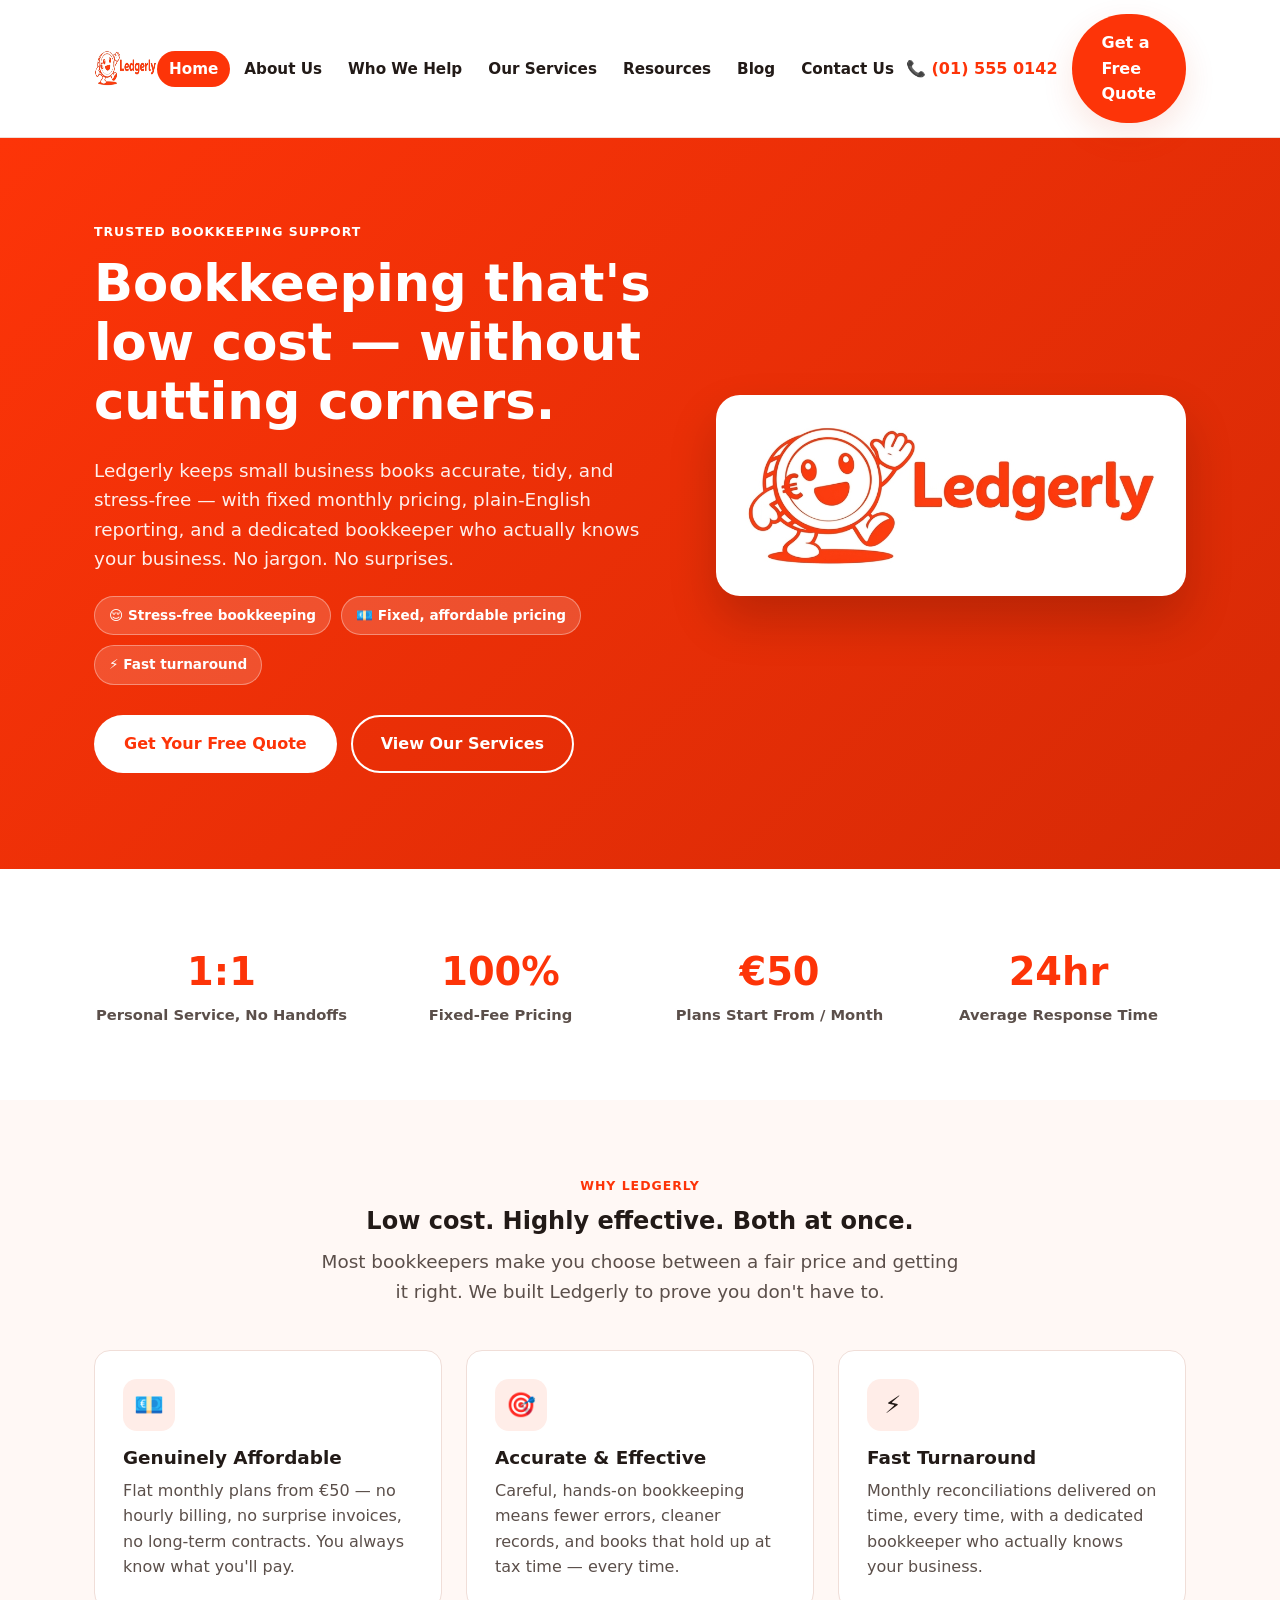
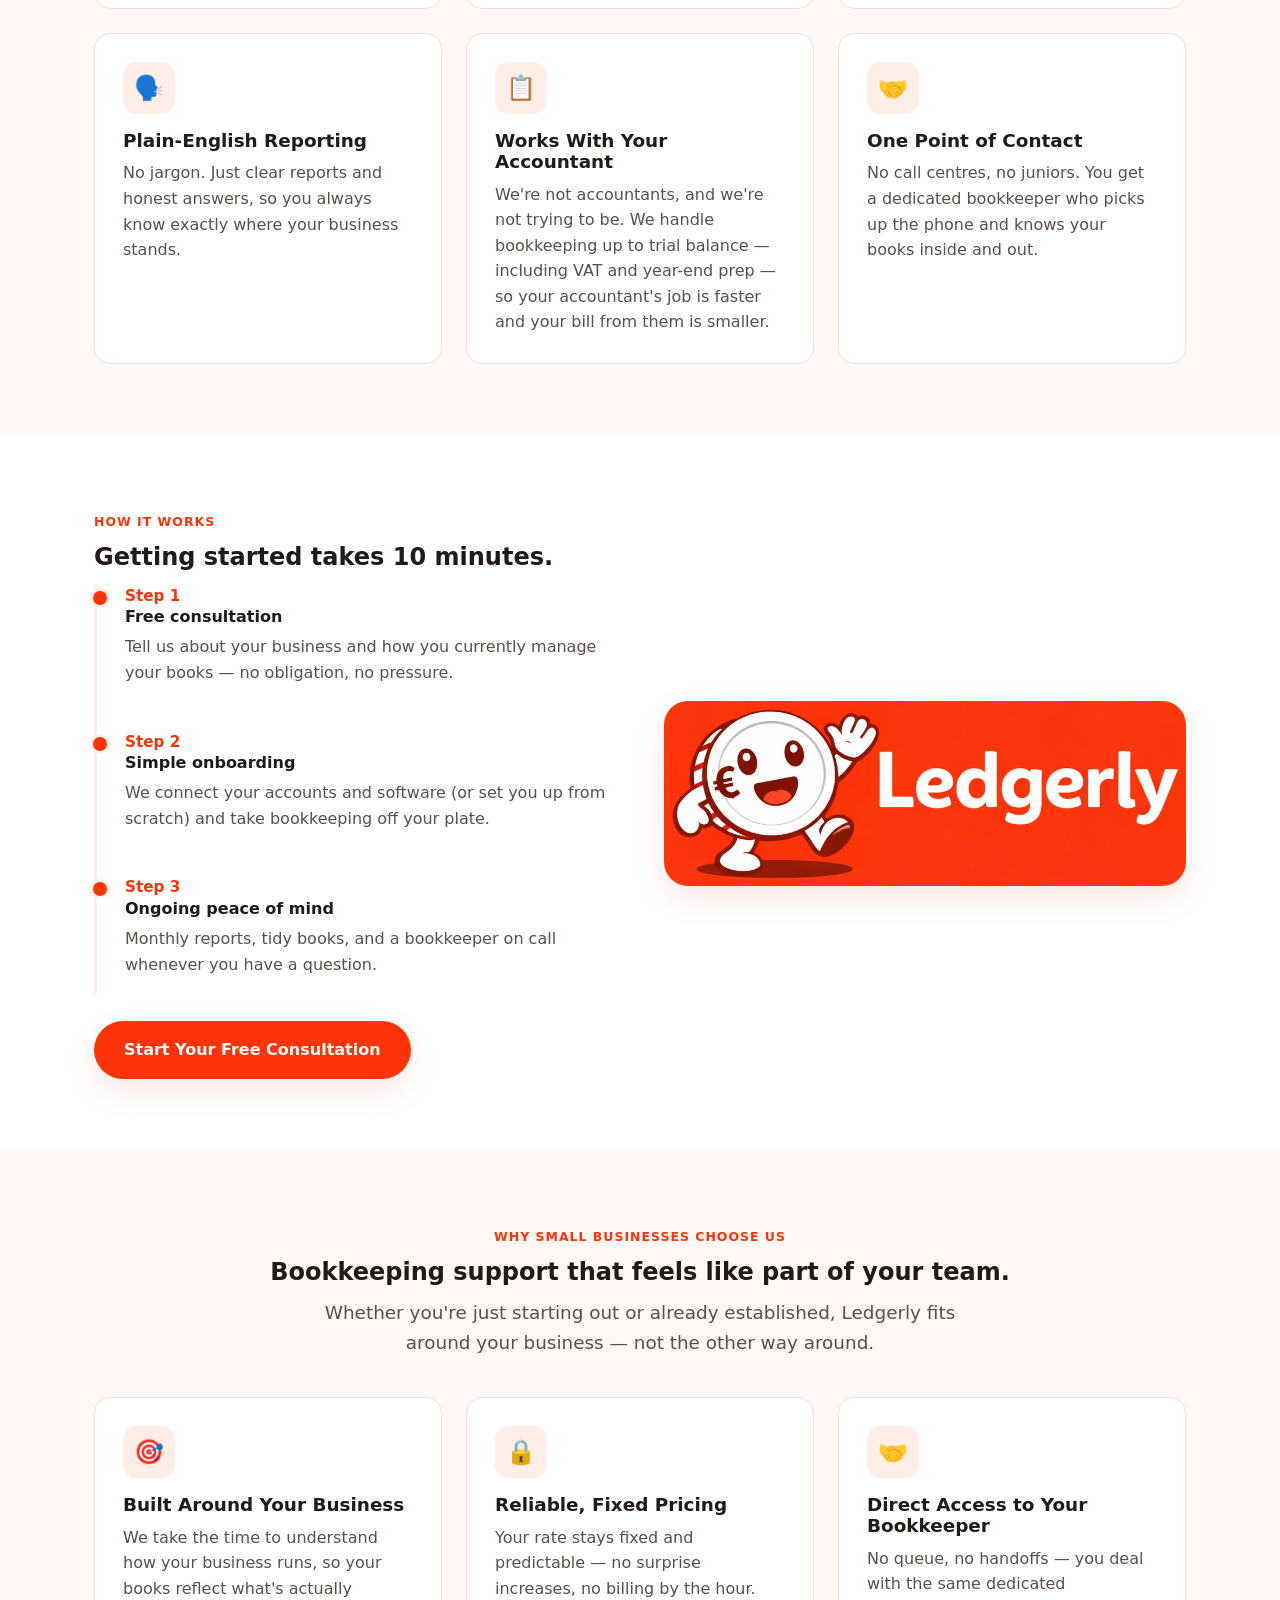
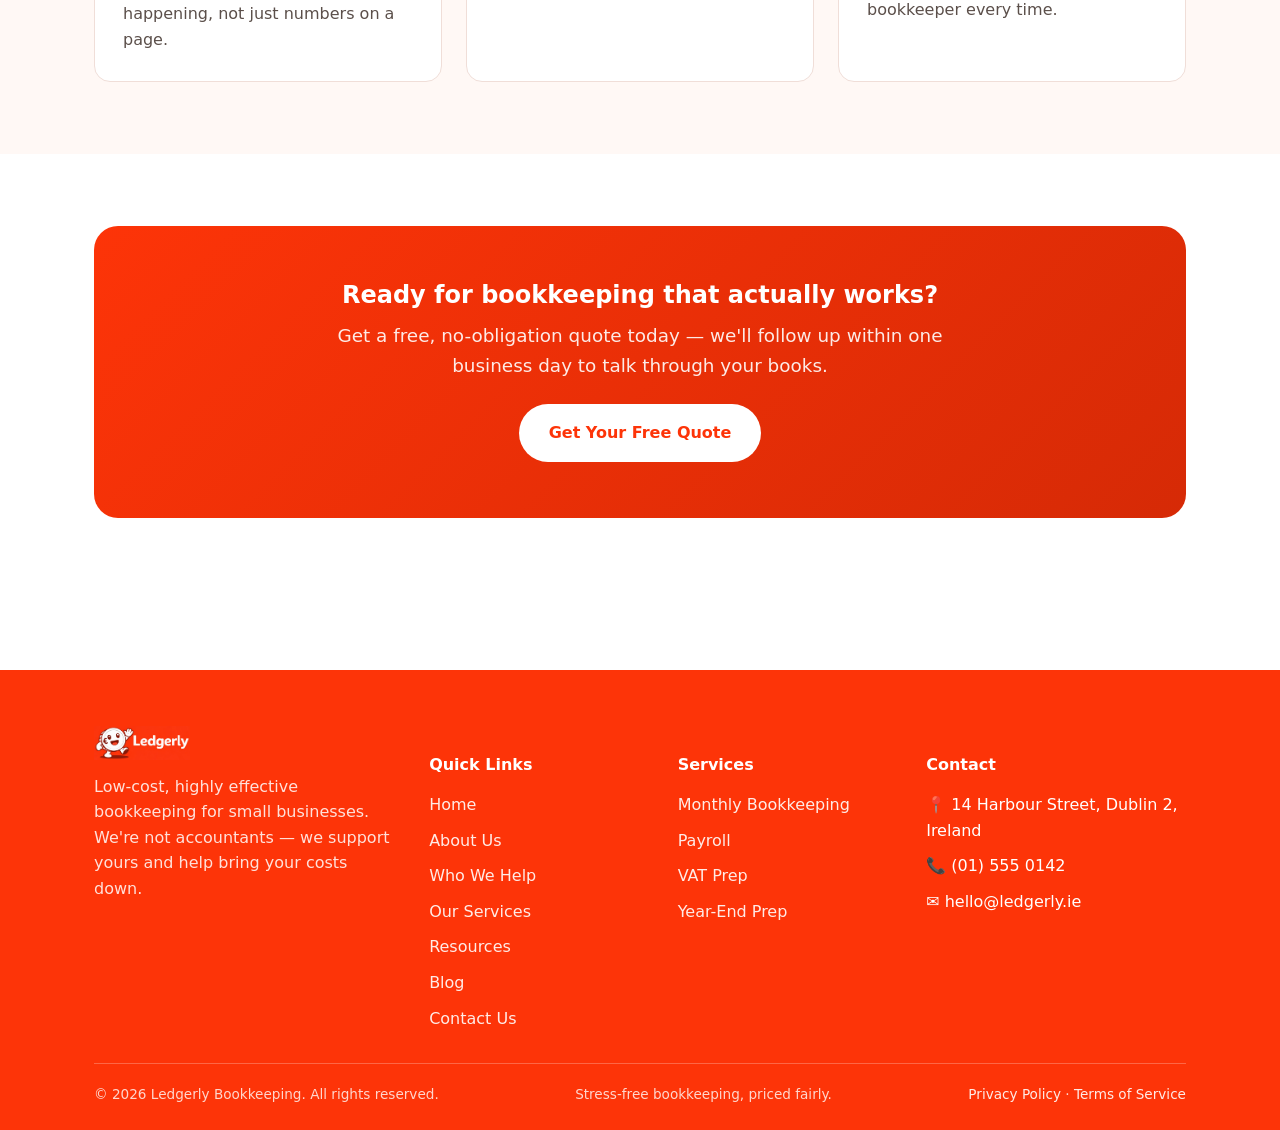
<file: index.html>
<!DOCTYPE html>
<html lang="en">
<head>
<meta charset="UTF-8">
<meta name="viewport" content="width=device-width, initial-scale=1.0">
<title>Ledgerly — Low-Cost, Highly Effective Bookkeeping</title>
<meta name="description" content="Ledgerly is a bookkeeping practice making small business books stress-free and easy to understand. Fixed, affordable pricing — no jargon, no surprises.">
<link rel="stylesheet" href="assets/style.css">
</head>
<body>

<header class="site-header">
  <div class="header-inner">
    <a href="index.html" class="brand">
      <img src="assets/logo-nav.png" alt="Ledgerly logo">
    </a>
    <nav class="main-nav">
      <ul>
        <li><a href="index.html" class="active">Home</a></li>
        <li><a href="about.html">About Us</a></li>
        <li><a href="who-we-help.html">Who We Help</a></li>
        <li><a href="services.html">Our Services</a></li>
        <li><a href="resources.html">Resources</a></li>
        <li><a href="blog.html">Blog</a></li>
        <li><a href="contact.html">Contact Us</a></li>
      </ul>
    </nav>
    <div class="header-cta">
      <span class="header-phone">📞 (01) 555 0142</span>
      <a href="contact.html" class="btn btn-primary">Get a Free Quote</a>
      <button class="nav-toggle" aria-label="Toggle navigation" aria-expanded="false">☰</button>
    </div>
  </div>
</header>

<section class="hero">
  <div class="container">
    <div>
      <span class="eyebrow" style="color:#fff;">Trusted Bookkeeping Support</span>
      <h1>Bookkeeping that's low cost — without cutting corners.</h1>
      <p class="lead">Ledgerly keeps small business books accurate, tidy, and stress-free — with fixed monthly pricing, plain-English reporting, and a dedicated bookkeeper who actually knows your business. No jargon. No surprises.</p>
      <div class="hero-badges">
        <span class="hero-badge">😌 Stress-free bookkeeping</span>
        <span class="hero-badge">💶 Fixed, affordable pricing</span>
        <span class="hero-badge">⚡ Fast turnaround</span>
      </div>
      <div class="hero-actions">
        <a href="contact.html" class="btn btn-white">Get Your Free Quote</a>
        <a href="services.html" class="btn btn-outline" style="border-color:#fff;color:#fff;">View Our Services</a>
      </div>
    </div>
    <div class="hero-art">
      <img src="assets/logo-nav.png" alt="Ledgerly mascot">
    </div>
  </div>
</section>

<section class="section">
  <div class="container">
    <div class="grid grid-4">
      <div class="stat"><span class="num">1:1</span><span class="label">Personal Service, No Handoffs</span></div>
      <div class="stat"><span class="num">100%</span><span class="label">Fixed-Fee Pricing</span></div>
      <div class="stat"><span class="num">€50</span><span class="label">Plans Start From / Month</span></div>
      <div class="stat"><span class="num">24hr</span><span class="label">Average Response Time</span></div>
    </div>
  </div>
</section>

<section class="section section-alt">
  <div class="container">
    <div class="center" style="margin-bottom:44px;">
      <span class="eyebrow">Why Ledgerly</span>
      <h2>Low cost. Highly effective. Both at once.</h2>
      <p class="lead center">Most bookkeepers make you choose between a fair price and getting it right. We built Ledgerly to prove you don't have to.</p>
    </div>
    <div class="grid grid-3">
      <div class="card">
        <div class="icon">💶</div>
        <h3>Genuinely Affordable</h3>
        <p>Flat monthly plans from €50 — no hourly billing, no surprise invoices, no long-term contracts. You always know what you'll pay.</p>
      </div>
      <div class="card">
        <div class="icon">🎯</div>
        <h3>Accurate & Effective</h3>
        <p>Careful, hands-on bookkeeping means fewer errors, cleaner records, and books that hold up at tax time — every time.</p>
      </div>
      <div class="card">
        <div class="icon">⚡</div>
        <h3>Fast Turnaround</h3>
        <p>Monthly reconciliations delivered on time, every time, with a dedicated bookkeeper who actually knows your business.</p>
      </div>
      <div class="card">
        <div class="icon">🗣️</div>
        <h3>Plain-English Reporting</h3>
        <p>No jargon. Just clear reports and honest answers, so you always know exactly where your business stands.</p>
      </div>
      <div class="card">
        <div class="icon">📋</div>
        <h3>Works With Your Accountant</h3>
        <p>We're not accountants, and we're not trying to be. We handle bookkeeping up to trial balance — including VAT and year-end prep — so your accountant's job is faster and your bill from them is smaller.</p>
      </div>
      <div class="card">
        <div class="icon">🤝</div>
        <h3>One Point of Contact</h3>
        <p>No call centres, no juniors. You get a dedicated bookkeeper who picks up the phone and knows your books inside and out.</p>
      </div>
    </div>
  </div>
</section>

<section class="section">
  <div class="container">
    <div class="two-col">
      <div>
        <span class="eyebrow">How It Works</span>
        <h2>Getting started takes 10 minutes.</h2>
        <div class="timeline">
          <div class="timeline-item">
            <div class="year">Step 1</div>
            <h4>Free consultation</h4>
            <p>Tell us about your business and how you currently manage your books — no obligation, no pressure.</p>
          </div>
          <div class="timeline-item">
            <div class="year">Step 2</div>
            <h4>Simple onboarding</h4>
            <p>We connect your accounts and software (or set you up from scratch) and take bookkeeping off your plate.</p>
          </div>
          <div class="timeline-item">
            <div class="year">Step 3</div>
            <h4>Ongoing peace of mind</h4>
            <p>Monthly reports, tidy books, and a bookkeeper on call whenever you have a question.</p>
          </div>
        </div>
        <a href="contact.html" class="btn btn-primary" style="margin-top:28px;">Start Your Free Consultation</a>
      </div>
      <div>
        <img src="assets/logo-footer.png" alt="Ledgerly on orange background" style="border-radius:24px;box-shadow:var(--shadow);">
      </div>
    </div>
  </div>
</section>

<section class="section section-alt">
  <div class="container">
    <div class="center" style="margin-bottom:40px;">
      <span class="eyebrow">Why Small Businesses Choose Us</span>
      <h2>Bookkeeping support that feels like part of your team.</h2>
      <p class="lead center">Whether you're just starting out or already established, Ledgerly fits around your business — not the other way around.</p>
    </div>
    <div class="grid grid-3">
      <div class="card">
        <div class="icon">🎯</div>
        <h3>Built Around Your Business</h3>
        <p>We take the time to understand how your business runs, so your books reflect what's actually happening, not just numbers on a page.</p>
      </div>
      <div class="card">
        <div class="icon">🔒</div>
        <h3>Reliable, Fixed Pricing</h3>
        <p>Your rate stays fixed and predictable — no surprise increases, no billing by the hour.</p>
      </div>
      <div class="card">
        <div class="icon">🤝</div>
        <h3>Direct Access to Your Bookkeeper</h3>
        <p>No queue, no handoffs — you deal with the same dedicated bookkeeper every time.</p>
      </div>
    </div>
  </div>
</section>

<section class="section">
  <div class="container">
    <div class="cta-band">
      <h2>Ready for bookkeeping that actually works?</h2>
      <p class="lead center" style="margin:0 auto 24px;">Get a free, no-obligation quote today — we'll follow up within one business day to talk through your books.</p>
      <a href="contact.html" class="btn btn-white">Get Your Free Quote</a>
    </div>
  </div>
</section>

<footer class="site-footer">
  <div class="container">
    <div class="footer-grid">
      <div>
        <img src="assets/logo-footer.png" alt="Ledgerly logo">
        <p>Low-cost, highly effective bookkeeping for small businesses. We're not accountants — we support yours and help bring your costs down.</p>
      </div>
      <div>
        <h5>Quick Links</h5>
        <ul>
          <li><a href="index.html">Home</a></li>
          <li><a href="about.html">About Us</a></li>
          <li><a href="who-we-help.html">Who We Help</a></li>
          <li><a href="services.html">Our Services</a></li>
          <li><a href="resources.html">Resources</a></li>
          <li><a href="blog.html">Blog</a></li>
          <li><a href="contact.html">Contact Us</a></li>
        </ul>
      </div>
      <div>
        <h5>Services</h5>
        <ul>
          <li><a href="services.html">Monthly Bookkeeping</a></li>
          <li><a href="services.html">Payroll</a></li>
          <li><a href="services.html">VAT Prep</a></li>
          <li><a href="services.html">Year-End Prep</a></li>
        </ul>
      </div>
      <div>
        <h5>Contact</h5>
        <ul>
          <li>📍 14 Harbour Street, Dublin 2, Ireland</li>
          <li>📞 (01) 555 0142</li>
          <li>✉️ hello@ledgerly.ie</li>
        </ul>
      </div>
    </div>
    <div class="footer-bottom">
      <span>© <span class="current-year">2026</span> Ledgerly Bookkeeping. All rights reserved.</span>
      <span>Stress-free bookkeeping, priced fairly.</span>
      <span><a href="privacy-policy.html">Privacy Policy</a> · <a href="terms.html">Terms of Service</a></span>
    </div>
  </div>
</footer>

<script src="assets/main.js"></script>
</body>
</html>
</file>
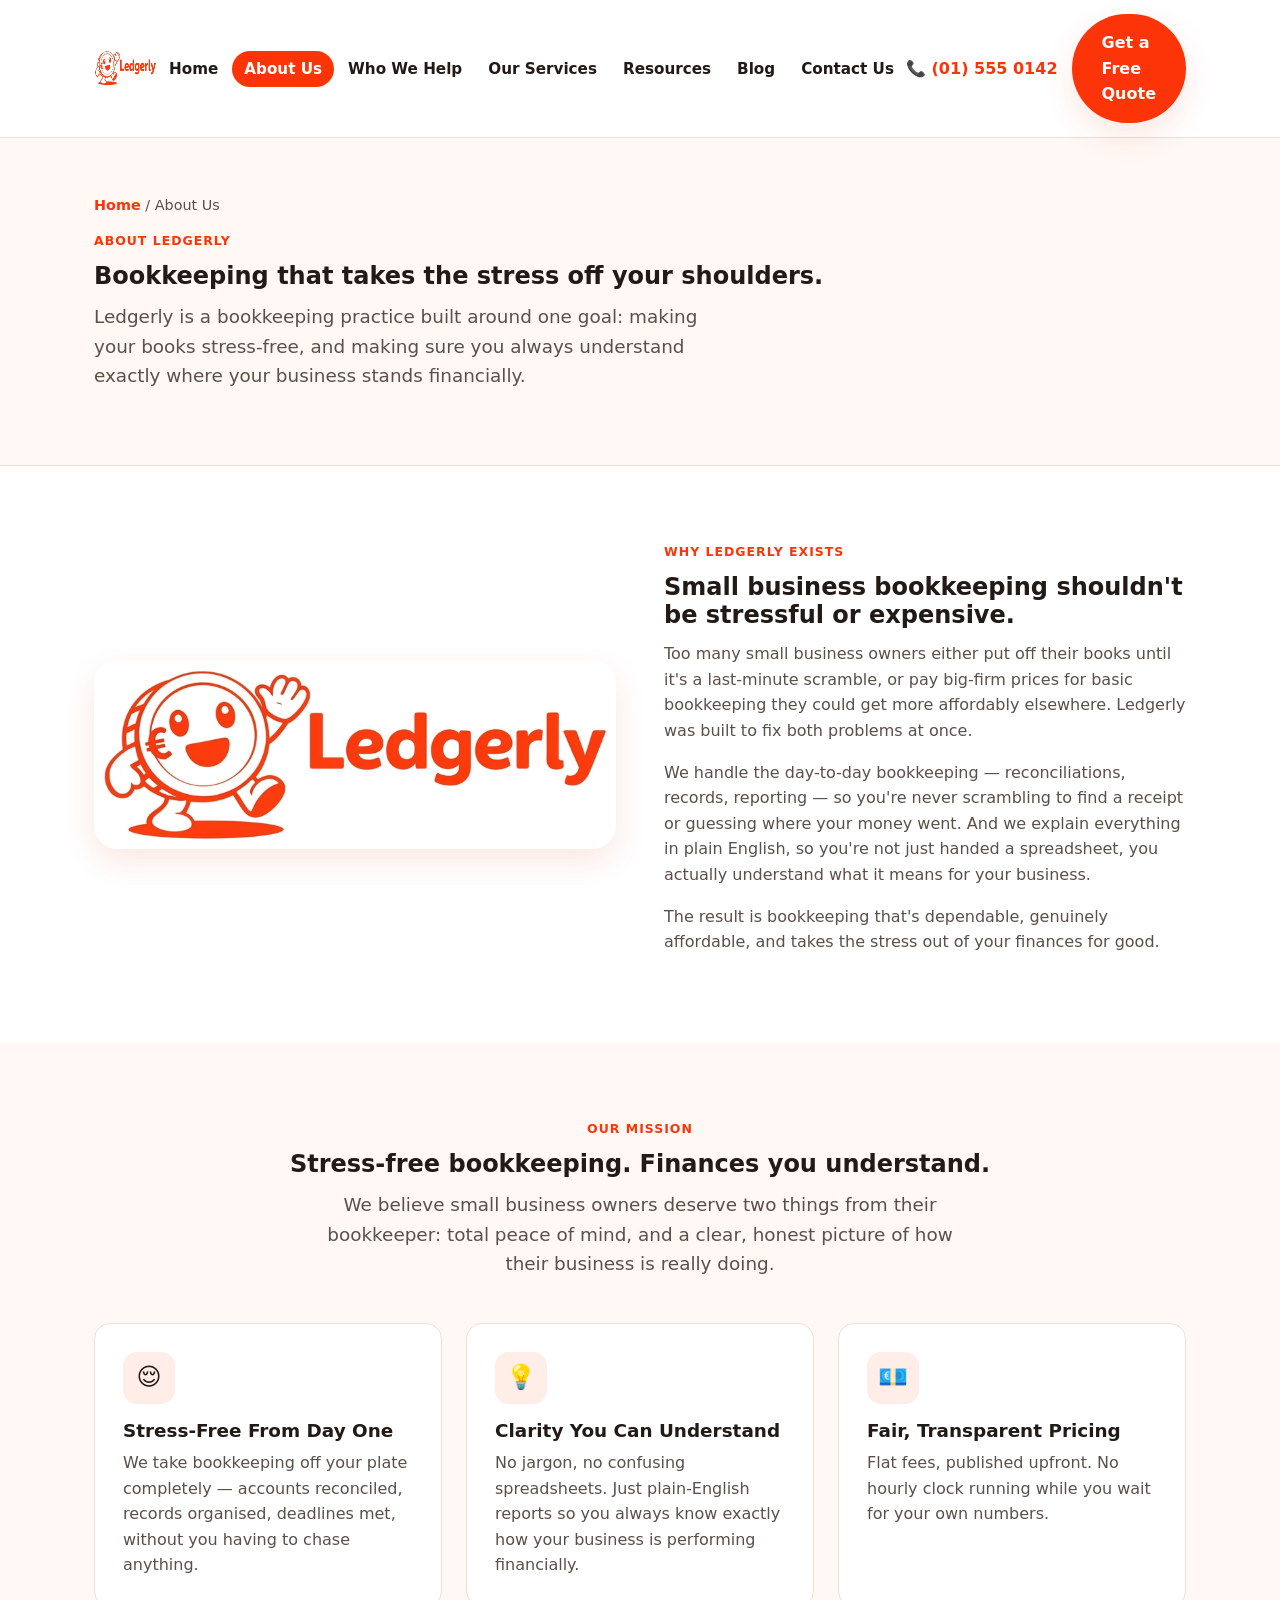
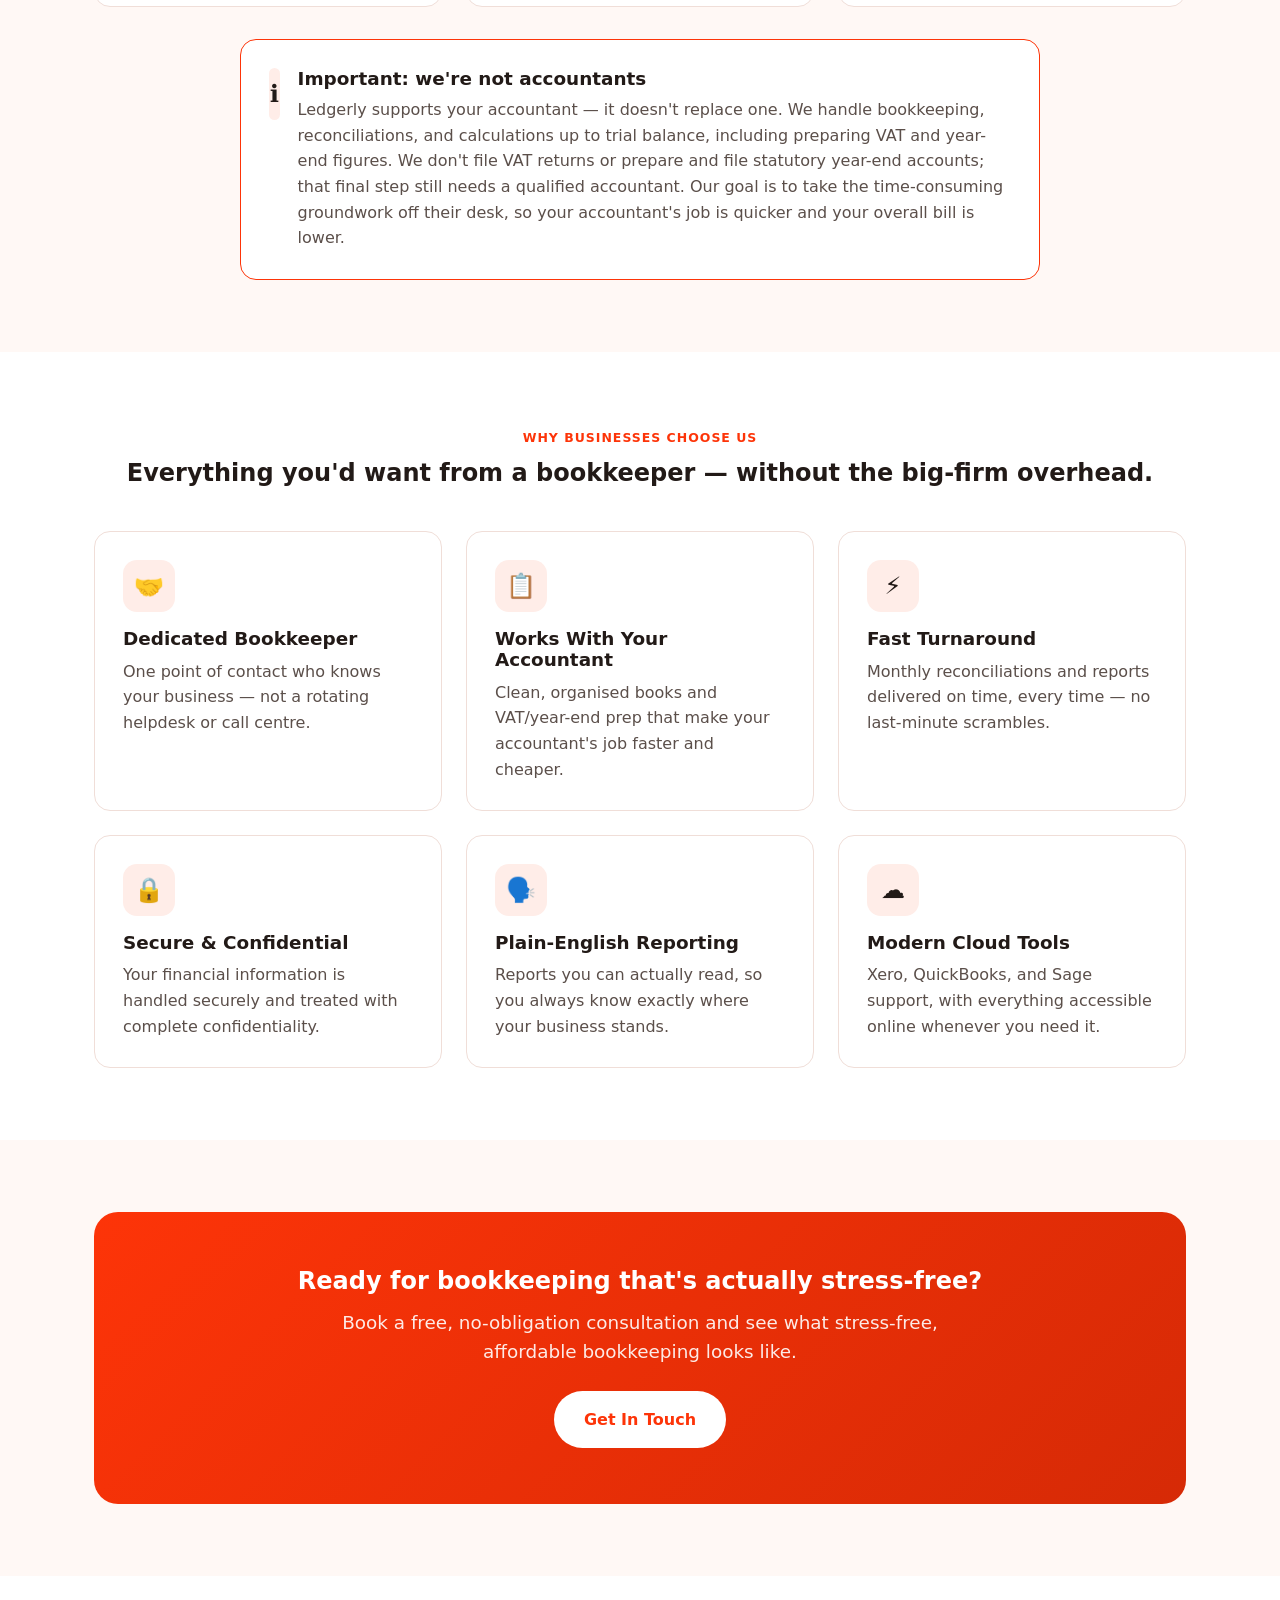
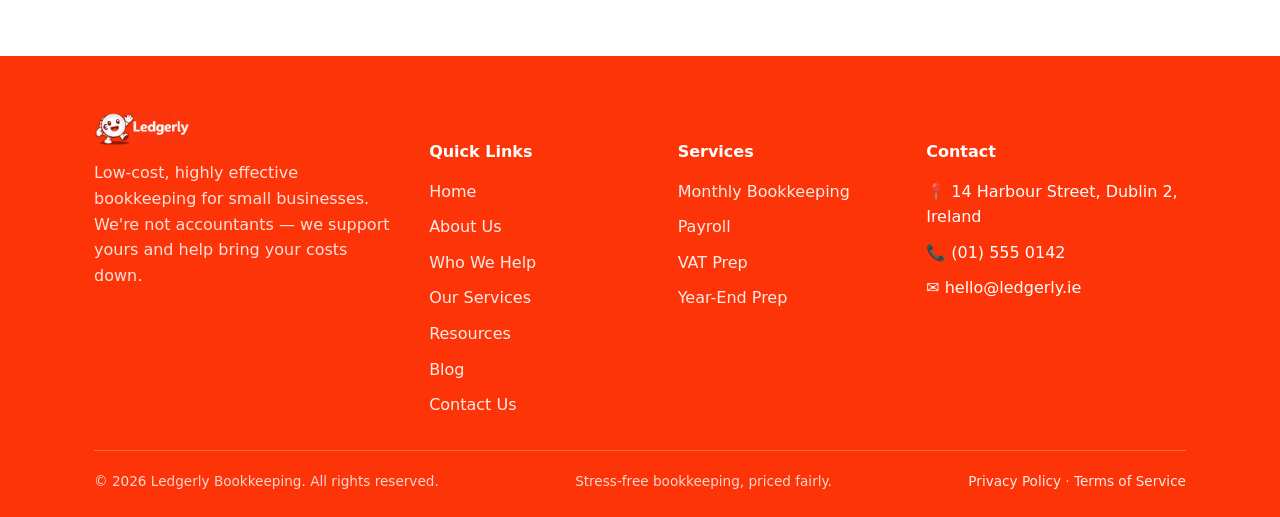
<file: about.html>
<!DOCTYPE html>
<html lang="en">
<head>
<meta charset="UTF-8">
<meta name="viewport" content="width=device-width, initial-scale=1.0">
<title>About Us — Ledgerly Bookkeeping</title>
<meta name="description" content="Ledgerly is a bookkeeping practice built to make small business bookkeeping stress-free, affordable, and easy to understand.">
<link rel="stylesheet" href="assets/style.css">
</head>
<body>

<header class="site-header">
  <div class="header-inner">
    <a href="index.html" class="brand">
      <img src="assets/logo-nav.png" alt="Ledgerly logo">
    </a>
    <nav class="main-nav">
      <ul>
        <li><a href="index.html">Home</a></li>
        <li><a href="about.html" class="active">About Us</a></li>
        <li><a href="who-we-help.html">Who We Help</a></li>
        <li><a href="services.html">Our Services</a></li>
        <li><a href="resources.html">Resources</a></li>
        <li><a href="blog.html">Blog</a></li>
        <li><a href="contact.html">Contact Us</a></li>
      </ul>
    </nav>
    <div class="header-cta">
      <span class="header-phone">📞 (01) 555 0142</span>
      <a href="contact.html" class="btn btn-primary">Get a Free Quote</a>
      <button class="nav-toggle" aria-label="Toggle navigation" aria-expanded="false">☰</button>
    </div>
  </div>
</header>

<section class="page-hero">
  <div class="container">
    <div class="breadcrumbs"><a href="index.html">Home</a> / About Us</div>
    <span class="eyebrow">About Ledgerly</span>
    <h1>Bookkeeping that takes the stress off your shoulders.</h1>
    <p class="lead">Ledgerly is a bookkeeping practice built around one goal: making your books stress-free, and making sure you always understand exactly where your business stands financially.</p>
  </div>
</section>

<section class="section">
  <div class="container">
    <div class="two-col">
      <div>
        <img src="assets/logo-nav.png" alt="Ledgerly mascot" style="border-radius:24px;box-shadow:var(--shadow);">
      </div>
      <div>
        <span class="eyebrow">Why Ledgerly Exists</span>
        <h2>Small business bookkeeping shouldn't be stressful or expensive.</h2>
        <p>Too many small business owners either put off their books until it's a last-minute scramble, or pay big-firm prices for basic bookkeeping they could get more affordably elsewhere. Ledgerly was built to fix both problems at once.</p>
        <p>We handle the day-to-day bookkeeping — reconciliations, records, reporting — so you're never scrambling to find a receipt or guessing where your money went. And we explain everything in plain English, so you're not just handed a spreadsheet, you actually understand what it means for your business.</p>
        <p>The result is bookkeeping that's dependable, genuinely affordable, and takes the stress out of your finances for good.</p>
      </div>
    </div>
  </div>
</section>

<section class="section section-alt">
  <div class="container">
    <div class="center" style="margin-bottom:44px;">
      <span class="eyebrow">Our Mission</span>
      <h2>Stress-free bookkeeping. Finances you understand.</h2>
      <p class="lead center">We believe small business owners deserve two things from their bookkeeper: total peace of mind, and a clear, honest picture of how their business is really doing.</p>
    </div>
    <div class="grid grid-3">
      <div class="card">
        <div class="icon">😌</div>
        <h3>Stress-Free From Day One</h3>
        <p>We take bookkeeping off your plate completely — accounts reconciled, records organised, deadlines met, without you having to chase anything.</p>
      </div>
      <div class="card">
        <div class="icon">💡</div>
        <h3>Clarity You Can Understand</h3>
        <p>No jargon, no confusing spreadsheets. Just plain-English reports so you always know exactly how your business is performing financially.</p>
      </div>
      <div class="card">
        <div class="icon">💶</div>
        <h3>Fair, Transparent Pricing</h3>
        <p>Flat fees, published upfront. No hourly clock running while you wait for your own numbers.</p>
      </div>
    </div>
    <div class="card" style="max-width:800px;margin:32px auto 0;border-color:var(--orange);">
      <div style="display:flex;gap:18px;align-items:flex-start;">
        <div class="icon" style="background:var(--orange-light);">ℹ️</div>
        <div>
          <h3 style="margin-bottom:8px;">Important: we're not accountants</h3>
          <p style="margin-bottom:0;">Ledgerly supports your accountant — it doesn't replace one. We handle bookkeeping, reconciliations, and calculations up to trial balance, including preparing VAT and year-end figures. We don't file VAT returns or prepare and file statutory year-end accounts; that final step still needs a qualified accountant. Our goal is to take the time-consuming groundwork off their desk, so your accountant's job is quicker and your overall bill is lower.</p>
        </div>
      </div>
    </div>
  </div>
</section>

<section class="section">
  <div class="container">
    <div class="center" style="margin-bottom:44px;">
      <span class="eyebrow">Why Businesses Choose Us</span>
      <h2>Everything you'd want from a bookkeeper — without the big-firm overhead.</h2>
    </div>
    <div class="grid grid-3">
      <div class="card">
        <div class="icon">🤝</div>
        <h3>Dedicated Bookkeeper</h3>
        <p>One point of contact who knows your business — not a rotating helpdesk or call centre.</p>
      </div>
      <div class="card">
        <div class="icon">📋</div>
        <h3>Works With Your Accountant</h3>
        <p>Clean, organised books and VAT/year-end prep that make your accountant's job faster and cheaper.</p>
      </div>
      <div class="card">
        <div class="icon">⚡</div>
        <h3>Fast Turnaround</h3>
        <p>Monthly reconciliations and reports delivered on time, every time — no last-minute scrambles.</p>
      </div>
      <div class="card">
        <div class="icon">🔒</div>
        <h3>Secure & Confidential</h3>
        <p>Your financial information is handled securely and treated with complete confidentiality.</p>
      </div>
      <div class="card">
        <div class="icon">🗣️</div>
        <h3>Plain-English Reporting</h3>
        <p>Reports you can actually read, so you always know exactly where your business stands.</p>
      </div>
      <div class="card">
        <div class="icon">☁️</div>
        <h3>Modern Cloud Tools</h3>
        <p>Xero, QuickBooks, and Sage support, with everything accessible online whenever you need it.</p>
      </div>
    </div>
  </div>
</section>

<section class="section section-alt">
  <div class="container">
    <div class="cta-band">
      <h2>Ready for bookkeeping that's actually stress-free?</h2>
      <p class="lead center" style="margin:0 auto 24px;">Book a free, no-obligation consultation and see what stress-free, affordable bookkeeping looks like.</p>
      <a href="contact.html" class="btn btn-white">Get In Touch</a>
    </div>
  </div>
</section>

<footer class="site-footer">
  <div class="container">
    <div class="footer-grid">
      <div>
        <img src="assets/logo-footer.png" alt="Ledgerly logo">
        <p>Low-cost, highly effective bookkeeping for small businesses. We're not accountants — we support yours and help bring your costs down.</p>
      </div>
      <div>
        <h5>Quick Links</h5>
        <ul>
          <li><a href="index.html">Home</a></li>
          <li><a href="about.html">About Us</a></li>
          <li><a href="who-we-help.html">Who We Help</a></li>
          <li><a href="services.html">Our Services</a></li>
          <li><a href="resources.html">Resources</a></li>
          <li><a href="blog.html">Blog</a></li>
          <li><a href="contact.html">Contact Us</a></li>
        </ul>
      </div>
      <div>
        <h5>Services</h5>
        <ul>
          <li><a href="services.html">Monthly Bookkeeping</a></li>
          <li><a href="services.html">Payroll</a></li>
          <li><a href="services.html">VAT Prep</a></li>
          <li><a href="services.html">Year-End Prep</a></li>
        </ul>
      </div>
      <div>
        <h5>Contact</h5>
        <ul>
          <li>📍 14 Harbour Street, Dublin 2, Ireland</li>
          <li>📞 (01) 555 0142</li>
          <li>✉️ hello@ledgerly.ie</li>
        </ul>
      </div>
    </div>
    <div class="footer-bottom">
      <span>© <span class="current-year">2026</span> Ledgerly Bookkeeping. All rights reserved.</span>
      <span>Stress-free bookkeeping, priced fairly.</span>
      <span><a href="privacy-policy.html">Privacy Policy</a> · <a href="terms.html">Terms of Service</a></span>
    </div>
  </div>
</footer>

<script src="assets/main.js"></script>
</body>
</html>
</file>
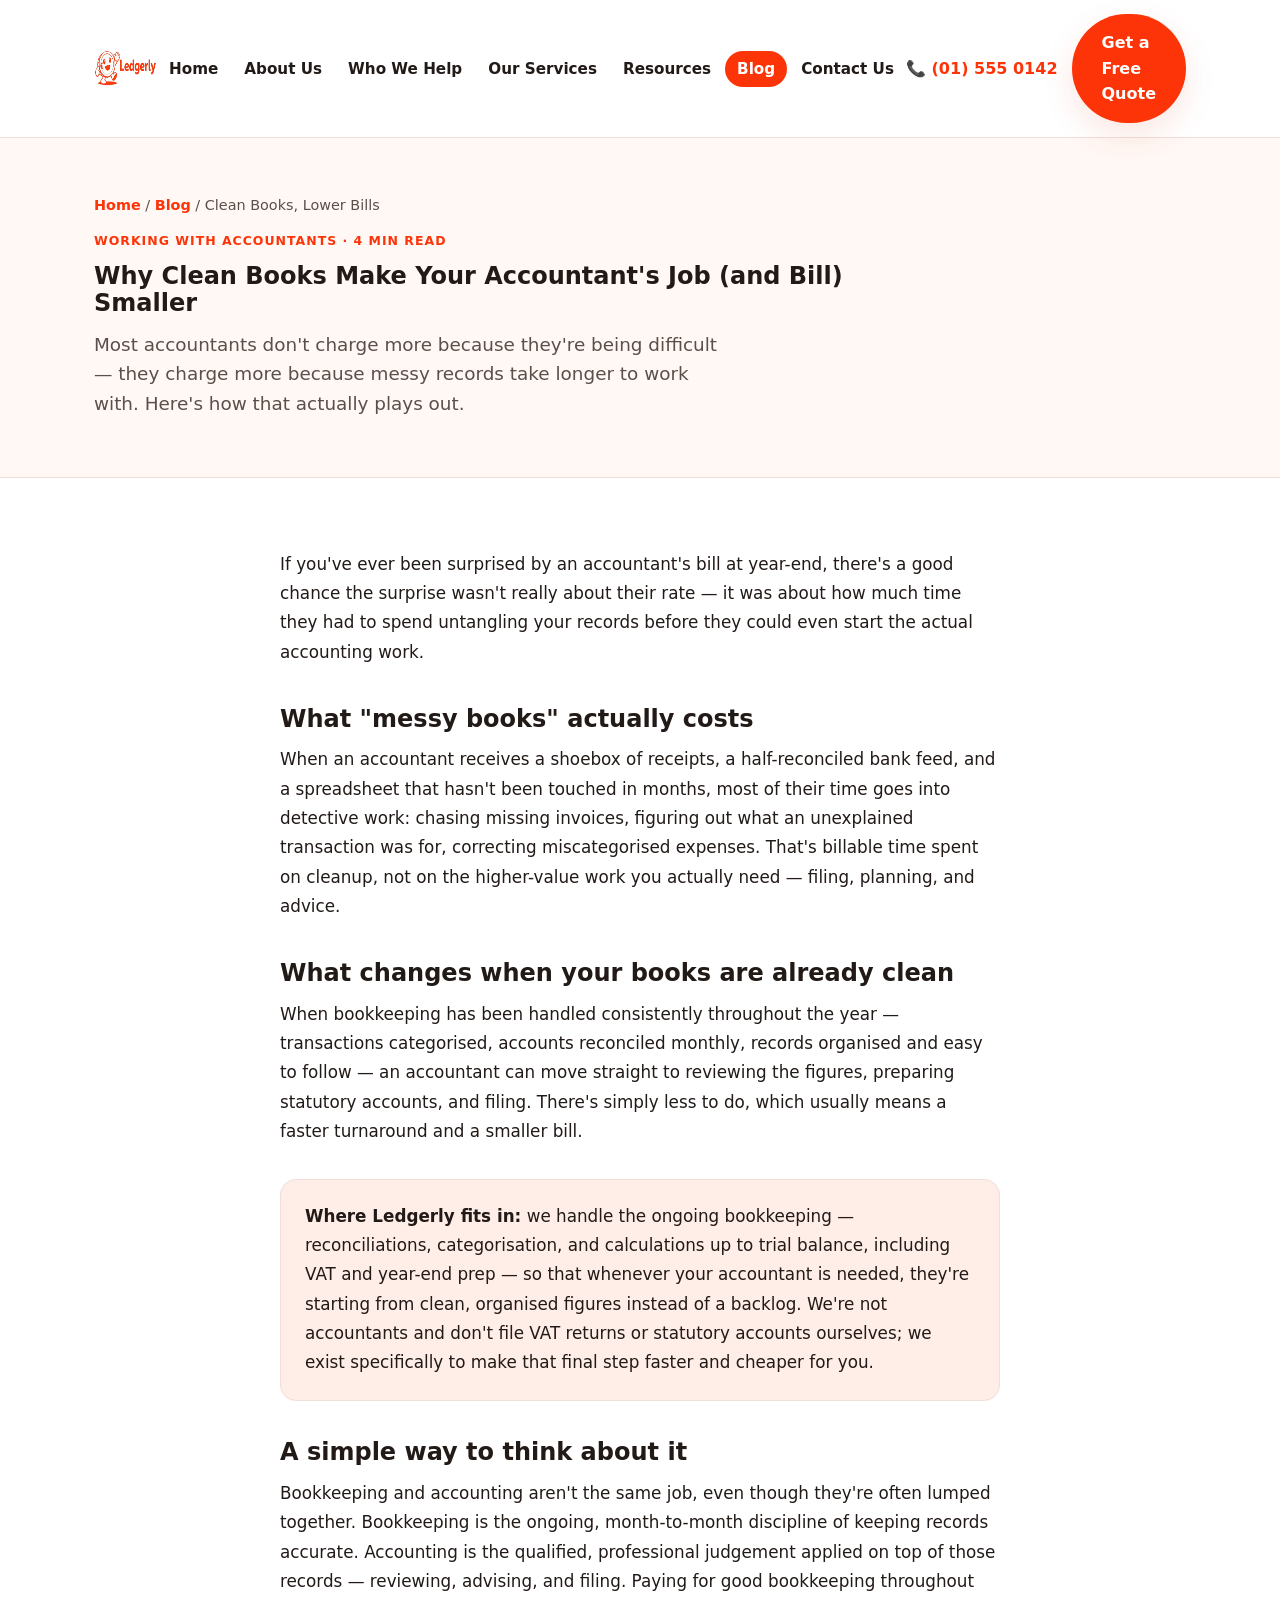
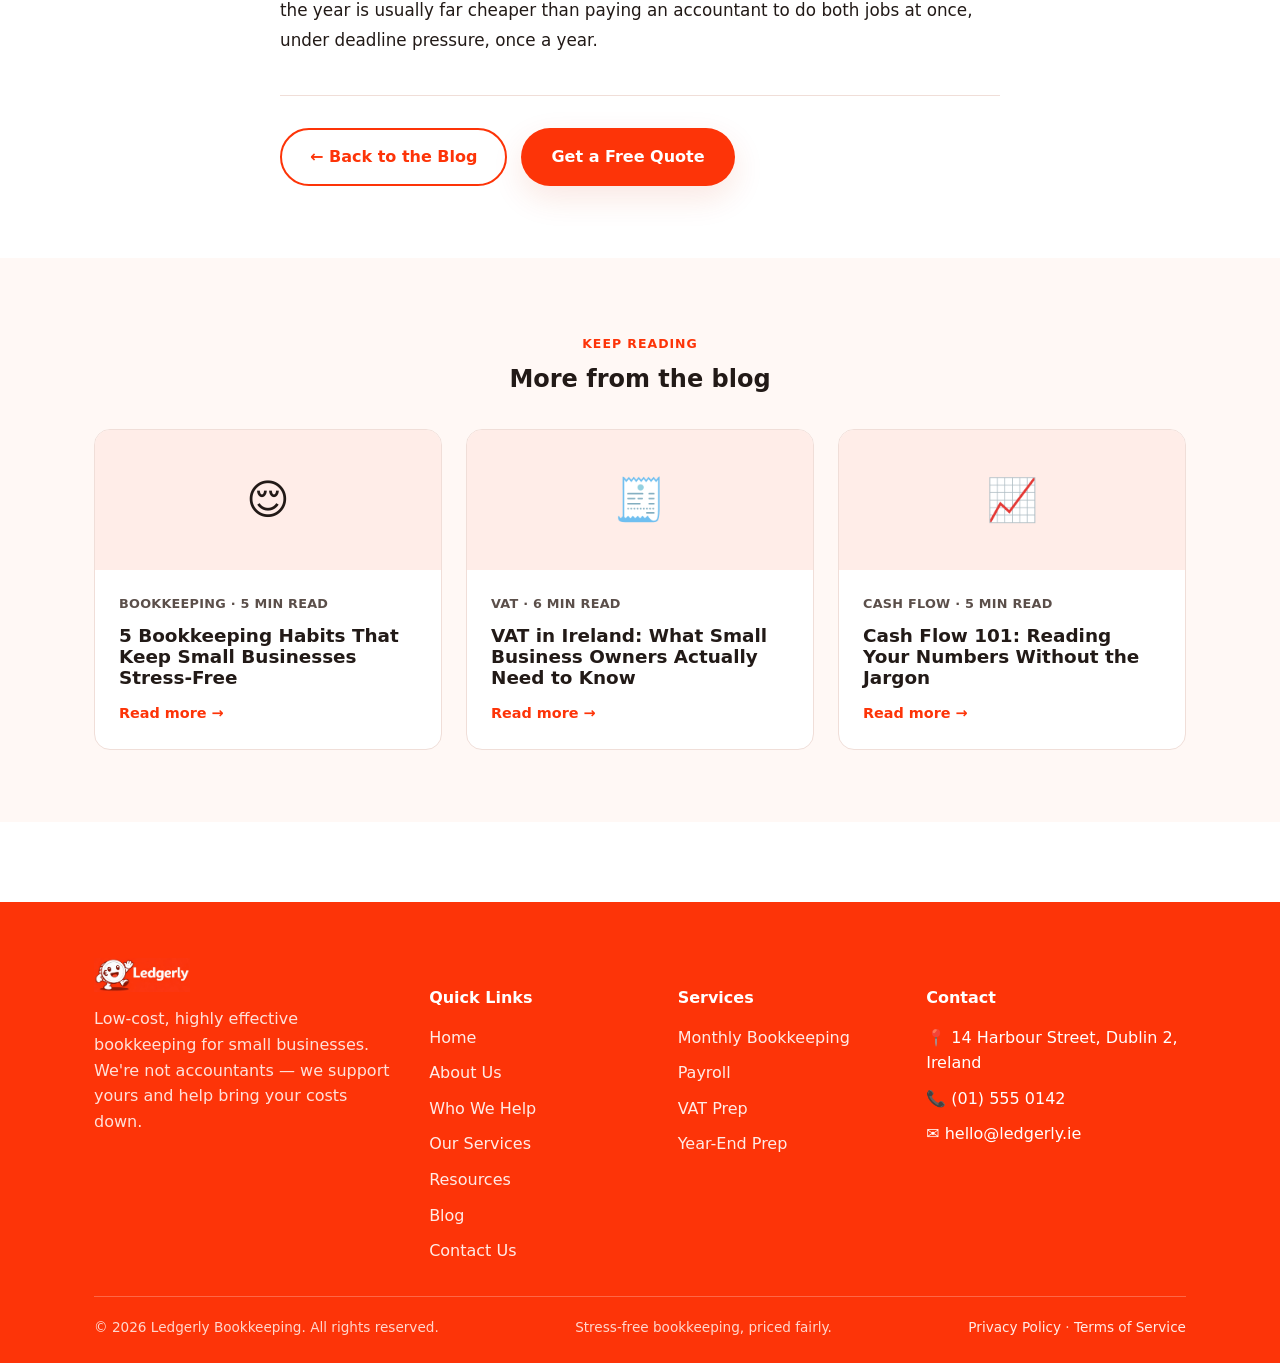
<file: blog-accountant-costs.html>
<!DOCTYPE html>
<html lang="en">
<head>
<meta charset="UTF-8">
<meta name="viewport" content="width=device-width, initial-scale=1.0">
<title>Why Clean Books Make Your Accountant's Job (and Bill) Smaller — Ledgerly Blog</title>
<meta name="description" content="Messy records are one of the biggest hidden costs in small business accounting. Here's how tidy monthly bookkeeping changes what you pay your accountant.">
<link rel="stylesheet" href="assets/style.css">
</head>
<body>

<header class="site-header">
  <div class="header-inner">
    <a href="index.html" class="brand">
      <img src="assets/logo-nav.png" alt="Ledgerly logo">
    </a>
    <nav class="main-nav">
      <ul>
        <li><a href="index.html">Home</a></li>
        <li><a href="about.html">About Us</a></li>
        <li><a href="who-we-help.html">Who We Help</a></li>
        <li><a href="services.html">Our Services</a></li>
        <li><a href="resources.html">Resources</a></li>
        <li><a href="blog.html" class="active">Blog</a></li>
        <li><a href="contact.html">Contact Us</a></li>
      </ul>
    </nav>
    <div class="header-cta">
      <span class="header-phone">📞 (01) 555 0142</span>
      <a href="contact.html" class="btn btn-primary">Get a Free Quote</a>
      <button class="nav-toggle" aria-label="Toggle navigation" aria-expanded="false">☰</button>
    </div>
  </div>
</header>

<section class="article-hero">
  <div class="container">
    <div class="breadcrumbs"><a href="index.html">Home</a> / <a href="blog.html">Blog</a> / Clean Books, Lower Bills</div>
    <span class="eyebrow">Working With Accountants · 4 min read</span>
    <h1>Why Clean Books Make Your Accountant's Job (and Bill) Smaller</h1>
    <p class="lead">Most accountants don't charge more because they're being difficult — they charge more because messy records take longer to work with. Here's how that actually plays out.</p>
  </div>
</section>

<section class="section">
  <div class="container">
    <div class="article-body">

      <p>If you've ever been surprised by an accountant's bill at year-end, there's a good chance the surprise wasn't really about their rate — it was about how much time they had to spend untangling your records before they could even start the actual accounting work.</p>

      <h2>What "messy books" actually costs</h2>
      <p>When an accountant receives a shoebox of receipts, a half-reconciled bank feed, and a spreadsheet that hasn't been touched in months, most of their time goes into detective work: chasing missing invoices, figuring out what an unexplained transaction was for, correcting miscategorised expenses. That's billable time spent on cleanup, not on the higher-value work you actually need — filing, planning, and advice.</p>

      <h2>What changes when your books are already clean</h2>
      <p>When bookkeeping has been handled consistently throughout the year — transactions categorised, accounts reconciled monthly, records organised and easy to follow — an accountant can move straight to reviewing the figures, preparing statutory accounts, and filing. There's simply less to do, which usually means a faster turnaround and a smaller bill.</p>

      <div class="article-callout">
        <p><strong>Where Ledgerly fits in:</strong> we handle the ongoing bookkeeping — reconciliations, categorisation, and calculations up to trial balance, including VAT and year-end prep — so that whenever your accountant is needed, they're starting from clean, organised figures instead of a backlog. We're not accountants and don't file VAT returns or statutory accounts ourselves; we exist specifically to make that final step faster and cheaper for you.</p>
      </div>

      <h2>A simple way to think about it</h2>
      <p>Bookkeeping and accounting aren't the same job, even though they're often lumped together. Bookkeeping is the ongoing, month-to-month discipline of keeping records accurate. Accounting is the qualified, professional judgement applied on top of those records — reviewing, advising, and filing. Paying for good bookkeeping throughout the year is usually far cheaper than paying an accountant to do both jobs at once, under deadline pressure, once a year.</p>

      <div class="article-share">
        <a href="blog.html" class="btn btn-outline">← Back to the Blog</a>
        <a href="contact.html" class="btn btn-primary">Get a Free Quote</a>
      </div>

    </div>
  </div>
</section>

<section class="section section-alt">
  <div class="container">
    <div class="center" style="margin-bottom:36px;">
      <span class="eyebrow">Keep Reading</span>
      <h2>More from the blog</h2>
    </div>
    <div class="grid grid-3">
      <a href="blog-bookkeeping-habits.html" style="text-decoration:none;color:inherit;">
        <div class="blog-card">
          <div class="blog-card-thumb">😌</div>
          <div class="blog-card-body">
            <span class="blog-meta">BOOKKEEPING · 5 MIN READ</span>
            <h3>5 Bookkeeping Habits That Keep Small Businesses Stress-Free</h3>
            <span class="blog-readmore">Read more →</span>
          </div>
        </div>
      </a>
      <a href="blog-vat-basics.html" style="text-decoration:none;color:inherit;">
        <div class="blog-card">
          <div class="blog-card-thumb">🧾</div>
          <div class="blog-card-body">
            <span class="blog-meta">VAT · 6 MIN READ</span>
            <h3>VAT in Ireland: What Small Business Owners Actually Need to Know</h3>
            <span class="blog-readmore">Read more →</span>
          </div>
        </div>
      </a>
      <a href="blog-cash-flow-101.html" style="text-decoration:none;color:inherit;">
        <div class="blog-card">
          <div class="blog-card-thumb">📈</div>
          <div class="blog-card-body">
            <span class="blog-meta">CASH FLOW · 5 MIN READ</span>
            <h3>Cash Flow 101: Reading Your Numbers Without the Jargon</h3>
            <span class="blog-readmore">Read more →</span>
          </div>
        </div>
      </a>
    </div>
  </div>
</section>

<footer class="site-footer">
  <div class="container">
    <div class="footer-grid">
      <div>
        <img src="assets/logo-footer.png" alt="Ledgerly logo">
        <p>Low-cost, highly effective bookkeeping for small businesses. We're not accountants — we support yours and help bring your costs down.</p>
      </div>
      <div>
        <h5>Quick Links</h5>
        <ul>
          <li><a href="index.html">Home</a></li>
          <li><a href="about.html">About Us</a></li>
          <li><a href="who-we-help.html">Who We Help</a></li>
          <li><a href="services.html">Our Services</a></li>
          <li><a href="resources.html">Resources</a></li>
          <li><a href="blog.html">Blog</a></li>
          <li><a href="contact.html">Contact Us</a></li>
        </ul>
      </div>
      <div>
        <h5>Services</h5>
        <ul>
          <li><a href="services.html">Monthly Bookkeeping</a></li>
          <li><a href="services.html">Payroll</a></li>
          <li><a href="services.html">VAT Prep</a></li>
          <li><a href="services.html">Year-End Prep</a></li>
        </ul>
      </div>
      <div>
        <h5>Contact</h5>
        <ul>
          <li>📍 14 Harbour Street, Dublin 2, Ireland</li>
          <li>📞 (01) 555 0142</li>
          <li>✉️ hello@ledgerly.ie</li>
        </ul>
      </div>
    </div>
    <div class="footer-bottom">
      <span>© <span class="current-year">2026</span> Ledgerly Bookkeeping. All rights reserved.</span>
      <span>Stress-free bookkeeping, priced fairly.</span>
      <span><a href="privacy-policy.html">Privacy Policy</a> · <a href="terms.html">Terms of Service</a></span>
    </div>
  </div>
</footer>

<script src="assets/main.js"></script>
</body>
</html>
</file>
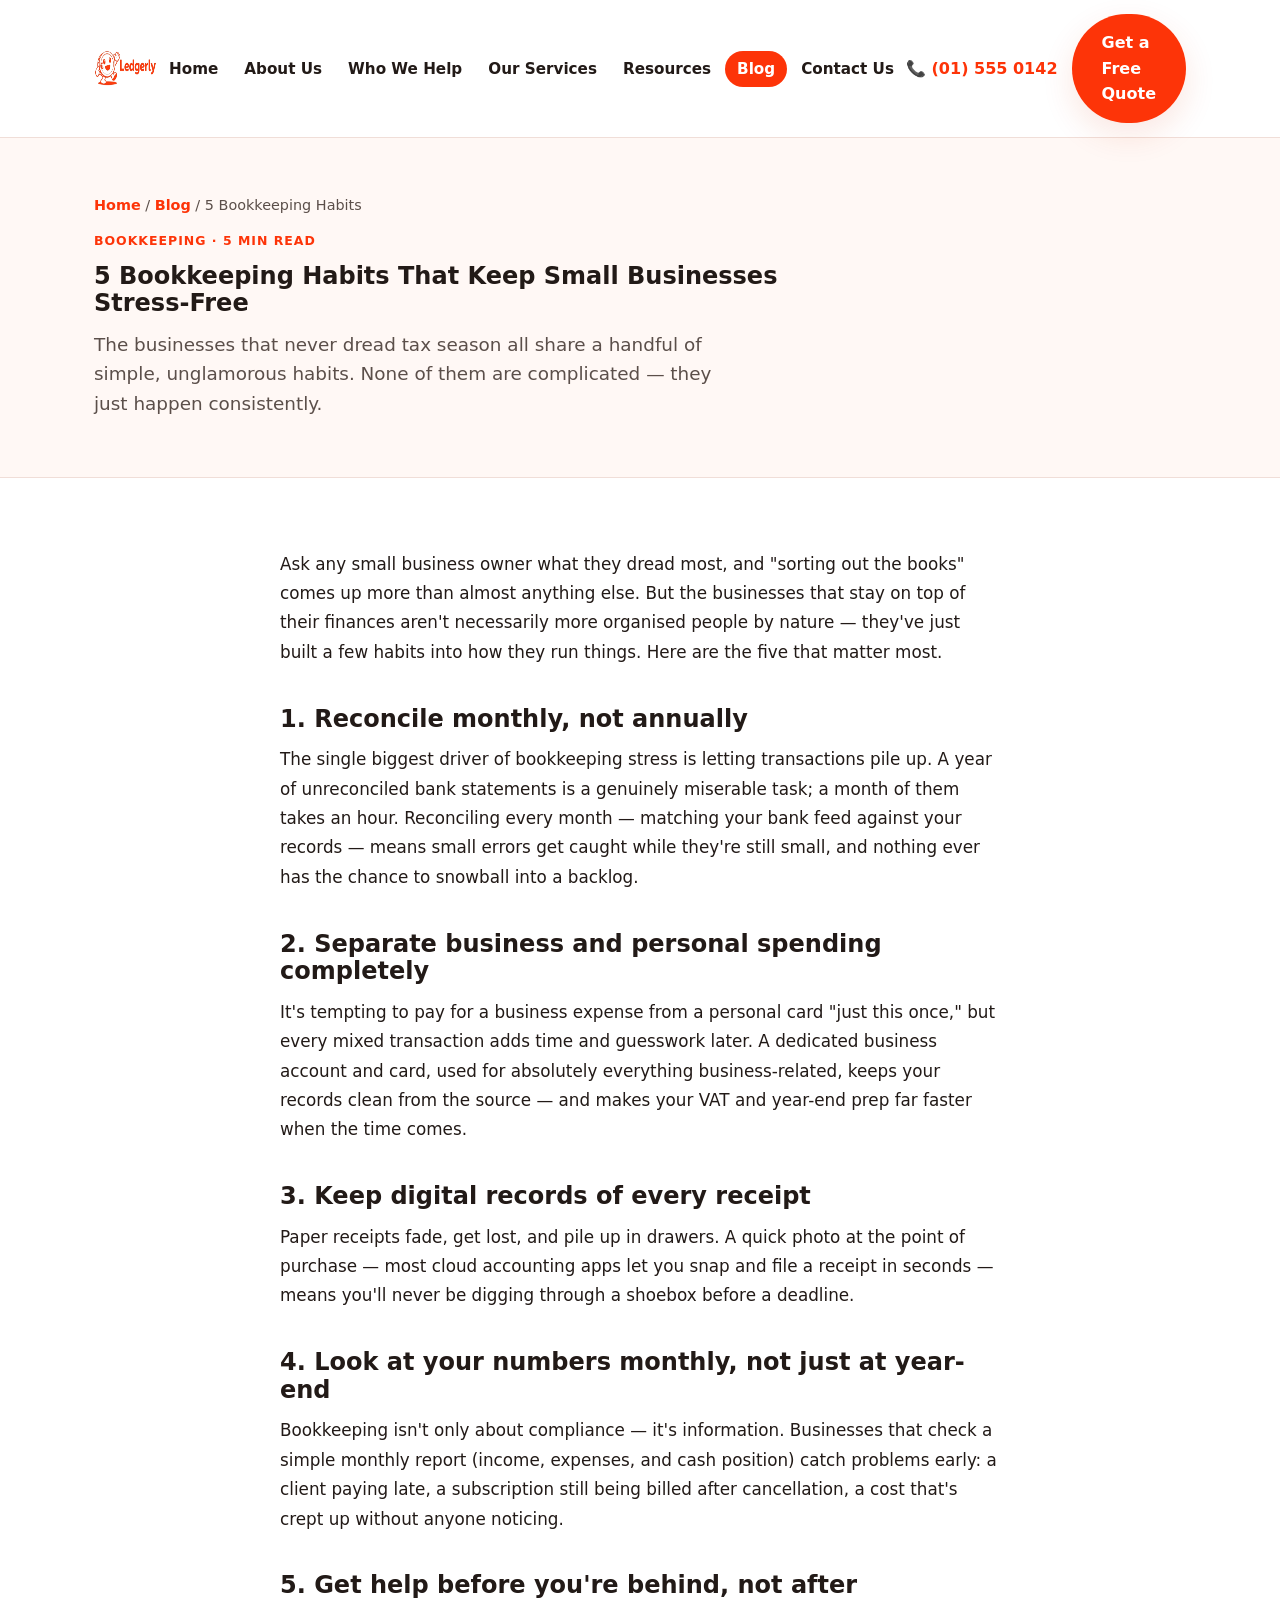
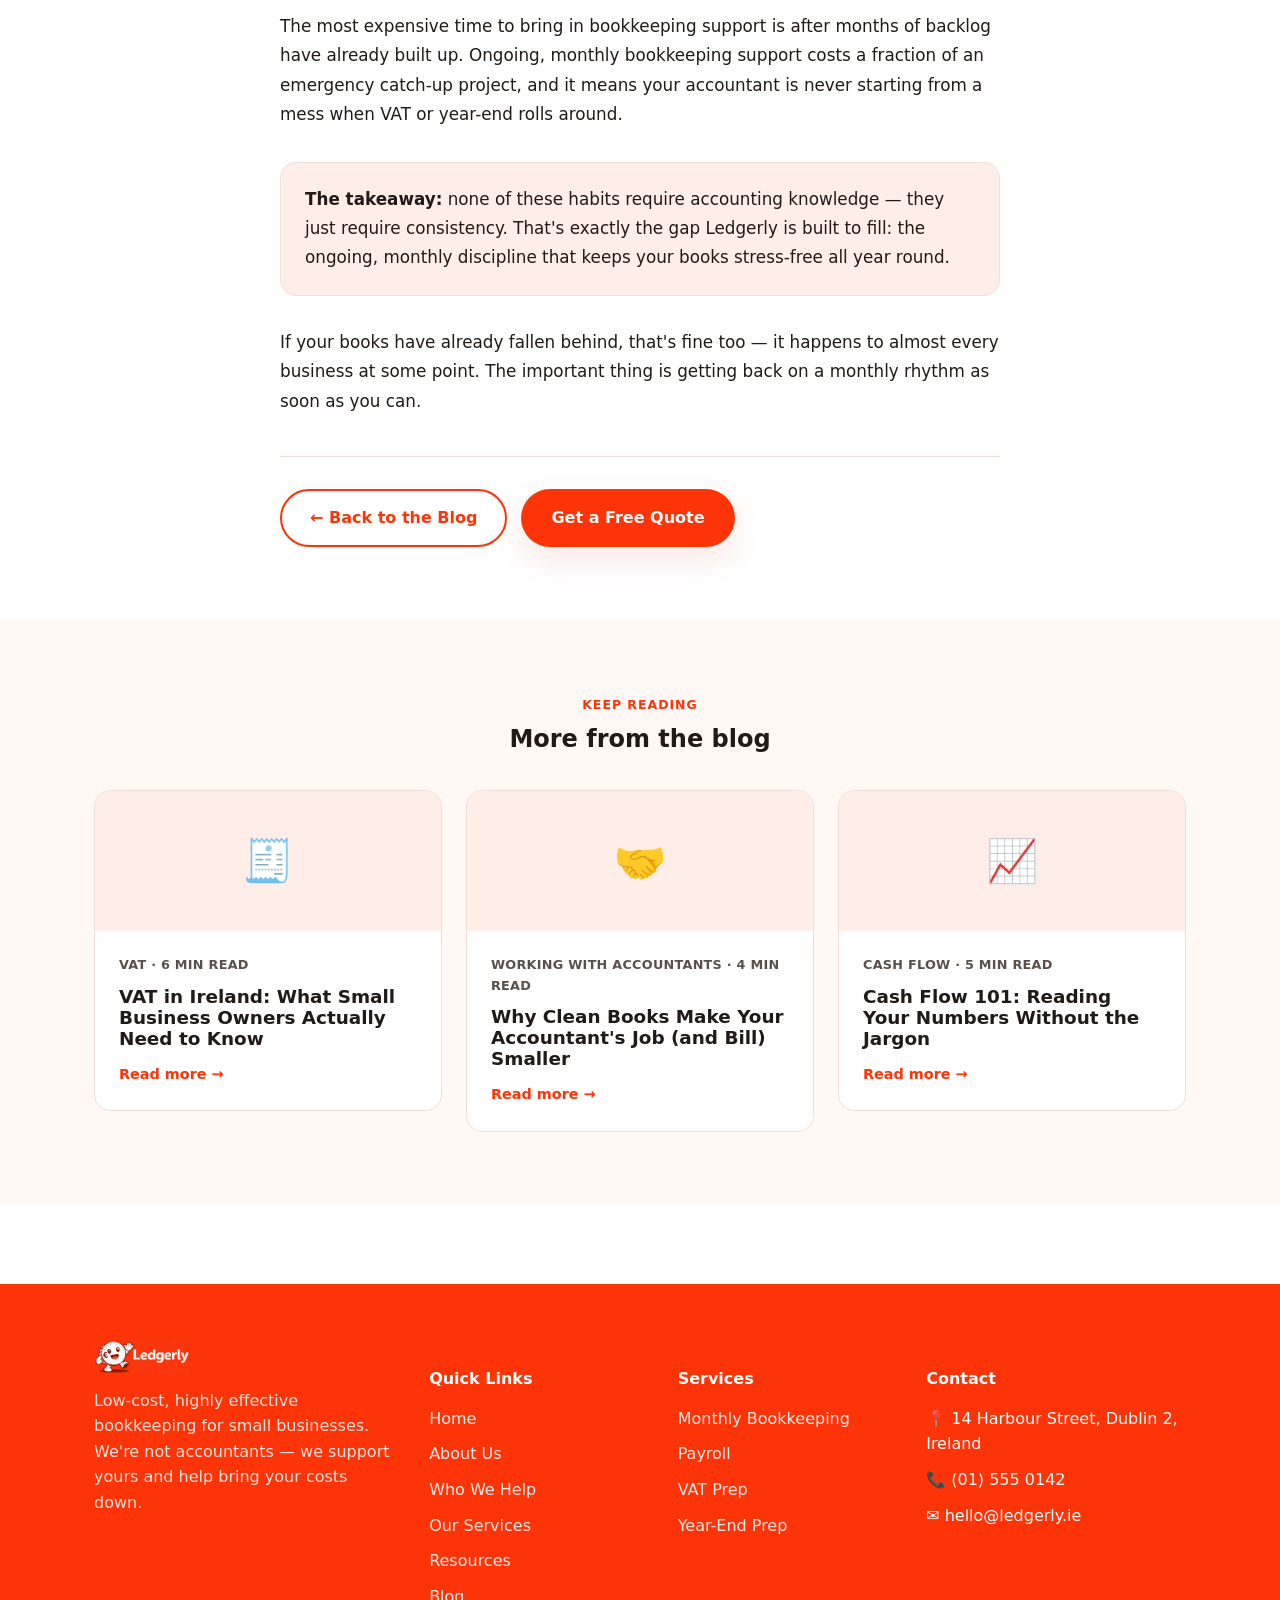
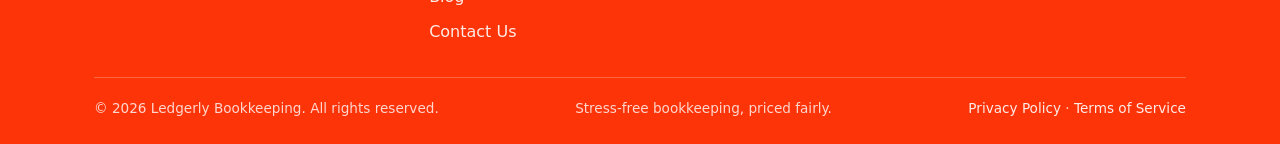
<file: blog-bookkeeping-habits.html>
<!DOCTYPE html>
<html lang="en">
<head>
<meta charset="UTF-8">
<meta name="viewport" content="width=device-width, initial-scale=1.0">
<title>5 Bookkeeping Habits That Keep Small Businesses Stress-Free — Ledgerly Blog</title>
<meta name="description" content="The small businesses that never dread tax season all share a handful of simple, unglamorous bookkeeping habits. Here's what they do differently.">
<link rel="stylesheet" href="assets/style.css">
</head>
<body>

<header class="site-header">
  <div class="header-inner">
    <a href="index.html" class="brand">
      <img src="assets/logo-nav.png" alt="Ledgerly logo">
    </a>
    <nav class="main-nav">
      <ul>
        <li><a href="index.html">Home</a></li>
        <li><a href="about.html">About Us</a></li>
        <li><a href="who-we-help.html">Who We Help</a></li>
        <li><a href="services.html">Our Services</a></li>
        <li><a href="resources.html">Resources</a></li>
        <li><a href="blog.html" class="active">Blog</a></li>
        <li><a href="contact.html">Contact Us</a></li>
      </ul>
    </nav>
    <div class="header-cta">
      <span class="header-phone">📞 (01) 555 0142</span>
      <a href="contact.html" class="btn btn-primary">Get a Free Quote</a>
      <button class="nav-toggle" aria-label="Toggle navigation" aria-expanded="false">☰</button>
    </div>
  </div>
</header>

<section class="article-hero">
  <div class="container">
    <div class="breadcrumbs"><a href="index.html">Home</a> / <a href="blog.html">Blog</a> / 5 Bookkeeping Habits</div>
    <span class="eyebrow">Bookkeeping · 5 min read</span>
    <h1>5 Bookkeeping Habits That Keep Small Businesses Stress-Free</h1>
    <p class="lead">The businesses that never dread tax season all share a handful of simple, unglamorous habits. None of them are complicated — they just happen consistently.</p>
  </div>
</section>

<section class="section">
  <div class="container">
    <div class="article-body">

      <p>Ask any small business owner what they dread most, and "sorting out the books" comes up more than almost anything else. But the businesses that stay on top of their finances aren't necessarily more organised people by nature — they've just built a few habits into how they run things. Here are the five that matter most.</p>

      <h2>1. Reconcile monthly, not annually</h2>
      <p>The single biggest driver of bookkeeping stress is letting transactions pile up. A year of unreconciled bank statements is a genuinely miserable task; a month of them takes an hour. Reconciling every month — matching your bank feed against your records — means small errors get caught while they're still small, and nothing ever has the chance to snowball into a backlog.</p>

      <h2>2. Separate business and personal spending completely</h2>
      <p>It's tempting to pay for a business expense from a personal card "just this once," but every mixed transaction adds time and guesswork later. A dedicated business account and card, used for absolutely everything business-related, keeps your records clean from the source — and makes your VAT and year-end prep far faster when the time comes.</p>

      <h2>3. Keep digital records of every receipt</h2>
      <p>Paper receipts fade, get lost, and pile up in drawers. A quick photo at the point of purchase — most cloud accounting apps let you snap and file a receipt in seconds — means you'll never be digging through a shoebox before a deadline.</p>

      <h2>4. Look at your numbers monthly, not just at year-end</h2>
      <p>Bookkeeping isn't only about compliance — it's information. Businesses that check a simple monthly report (income, expenses, and cash position) catch problems early: a client paying late, a subscription still being billed after cancellation, a cost that's crept up without anyone noticing.</p>

      <h2>5. Get help before you're behind, not after</h2>
      <p>The most expensive time to bring in bookkeeping support is after months of backlog have already built up. Ongoing, monthly bookkeeping support costs a fraction of an emergency catch-up project, and it means your accountant is never starting from a mess when VAT or year-end rolls around.</p>

      <div class="article-callout">
        <p><strong>The takeaway:</strong> none of these habits require accounting knowledge — they just require consistency. That's exactly the gap Ledgerly is built to fill: the ongoing, monthly discipline that keeps your books stress-free all year round.</p>
      </div>

      <p>If your books have already fallen behind, that's fine too — it happens to almost every business at some point. The important thing is getting back on a monthly rhythm as soon as you can.</p>

      <div class="article-share">
        <a href="blog.html" class="btn btn-outline">← Back to the Blog</a>
        <a href="contact.html" class="btn btn-primary">Get a Free Quote</a>
      </div>

    </div>
  </div>
</section>

<section class="section section-alt">
  <div class="container">
    <div class="center" style="margin-bottom:36px;">
      <span class="eyebrow">Keep Reading</span>
      <h2>More from the blog</h2>
    </div>
    <div class="grid grid-3">
      <a href="blog-vat-basics.html" style="text-decoration:none;color:inherit;">
        <div class="blog-card">
          <div class="blog-card-thumb">🧾</div>
          <div class="blog-card-body">
            <span class="blog-meta">VAT · 6 MIN READ</span>
            <h3>VAT in Ireland: What Small Business Owners Actually Need to Know</h3>
            <span class="blog-readmore">Read more →</span>
          </div>
        </div>
      </a>
      <a href="blog-accountant-costs.html" style="text-decoration:none;color:inherit;">
        <div class="blog-card">
          <div class="blog-card-thumb">🤝</div>
          <div class="blog-card-body">
            <span class="blog-meta">WORKING WITH ACCOUNTANTS · 4 MIN READ</span>
            <h3>Why Clean Books Make Your Accountant's Job (and Bill) Smaller</h3>
            <span class="blog-readmore">Read more →</span>
          </div>
        </div>
      </a>
      <a href="blog-cash-flow-101.html" style="text-decoration:none;color:inherit;">
        <div class="blog-card">
          <div class="blog-card-thumb">📈</div>
          <div class="blog-card-body">
            <span class="blog-meta">CASH FLOW · 5 MIN READ</span>
            <h3>Cash Flow 101: Reading Your Numbers Without the Jargon</h3>
            <span class="blog-readmore">Read more →</span>
          </div>
        </div>
      </a>
    </div>
  </div>
</section>

<footer class="site-footer">
  <div class="container">
    <div class="footer-grid">
      <div>
        <img src="assets/logo-footer.png" alt="Ledgerly logo">
        <p>Low-cost, highly effective bookkeeping for small businesses. We're not accountants — we support yours and help bring your costs down.</p>
      </div>
      <div>
        <h5>Quick Links</h5>
        <ul>
          <li><a href="index.html">Home</a></li>
          <li><a href="about.html">About Us</a></li>
          <li><a href="who-we-help.html">Who We Help</a></li>
          <li><a href="services.html">Our Services</a></li>
          <li><a href="resources.html">Resources</a></li>
          <li><a href="blog.html">Blog</a></li>
          <li><a href="contact.html">Contact Us</a></li>
        </ul>
      </div>
      <div>
        <h5>Services</h5>
        <ul>
          <li><a href="services.html">Monthly Bookkeeping</a></li>
          <li><a href="services.html">Payroll</a></li>
          <li><a href="services.html">VAT Prep</a></li>
          <li><a href="services.html">Year-End Prep</a></li>
        </ul>
      </div>
      <div>
        <h5>Contact</h5>
        <ul>
          <li>📍 14 Harbour Street, Dublin 2, Ireland</li>
          <li>📞 (01) 555 0142</li>
          <li>✉️ hello@ledgerly.ie</li>
        </ul>
      </div>
    </div>
    <div class="footer-bottom">
      <span>© <span class="current-year">2026</span> Ledgerly Bookkeeping. All rights reserved.</span>
      <span>Stress-free bookkeeping, priced fairly.</span>
      <span><a href="privacy-policy.html">Privacy Policy</a> · <a href="terms.html">Terms of Service</a></span>
    </div>
  </div>
</footer>

<script src="assets/main.js"></script>
</body>
</html>
</file>
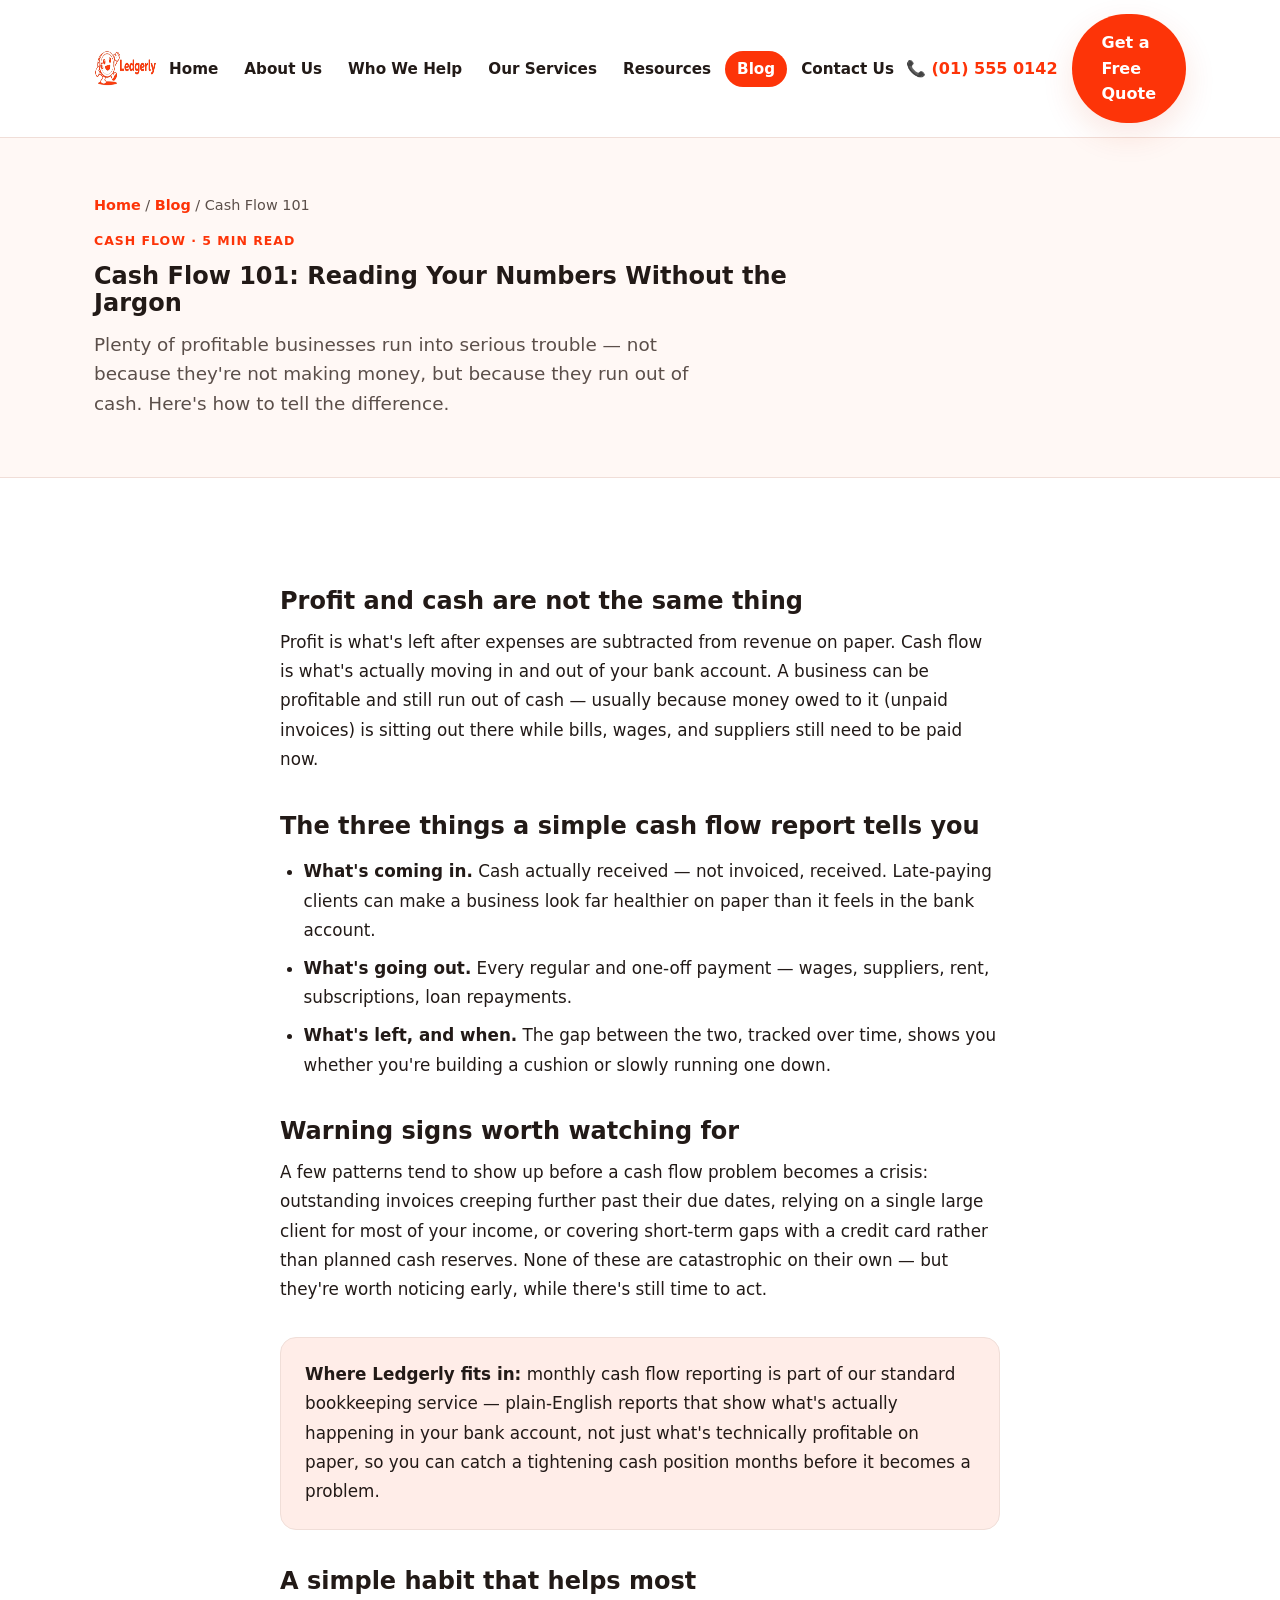
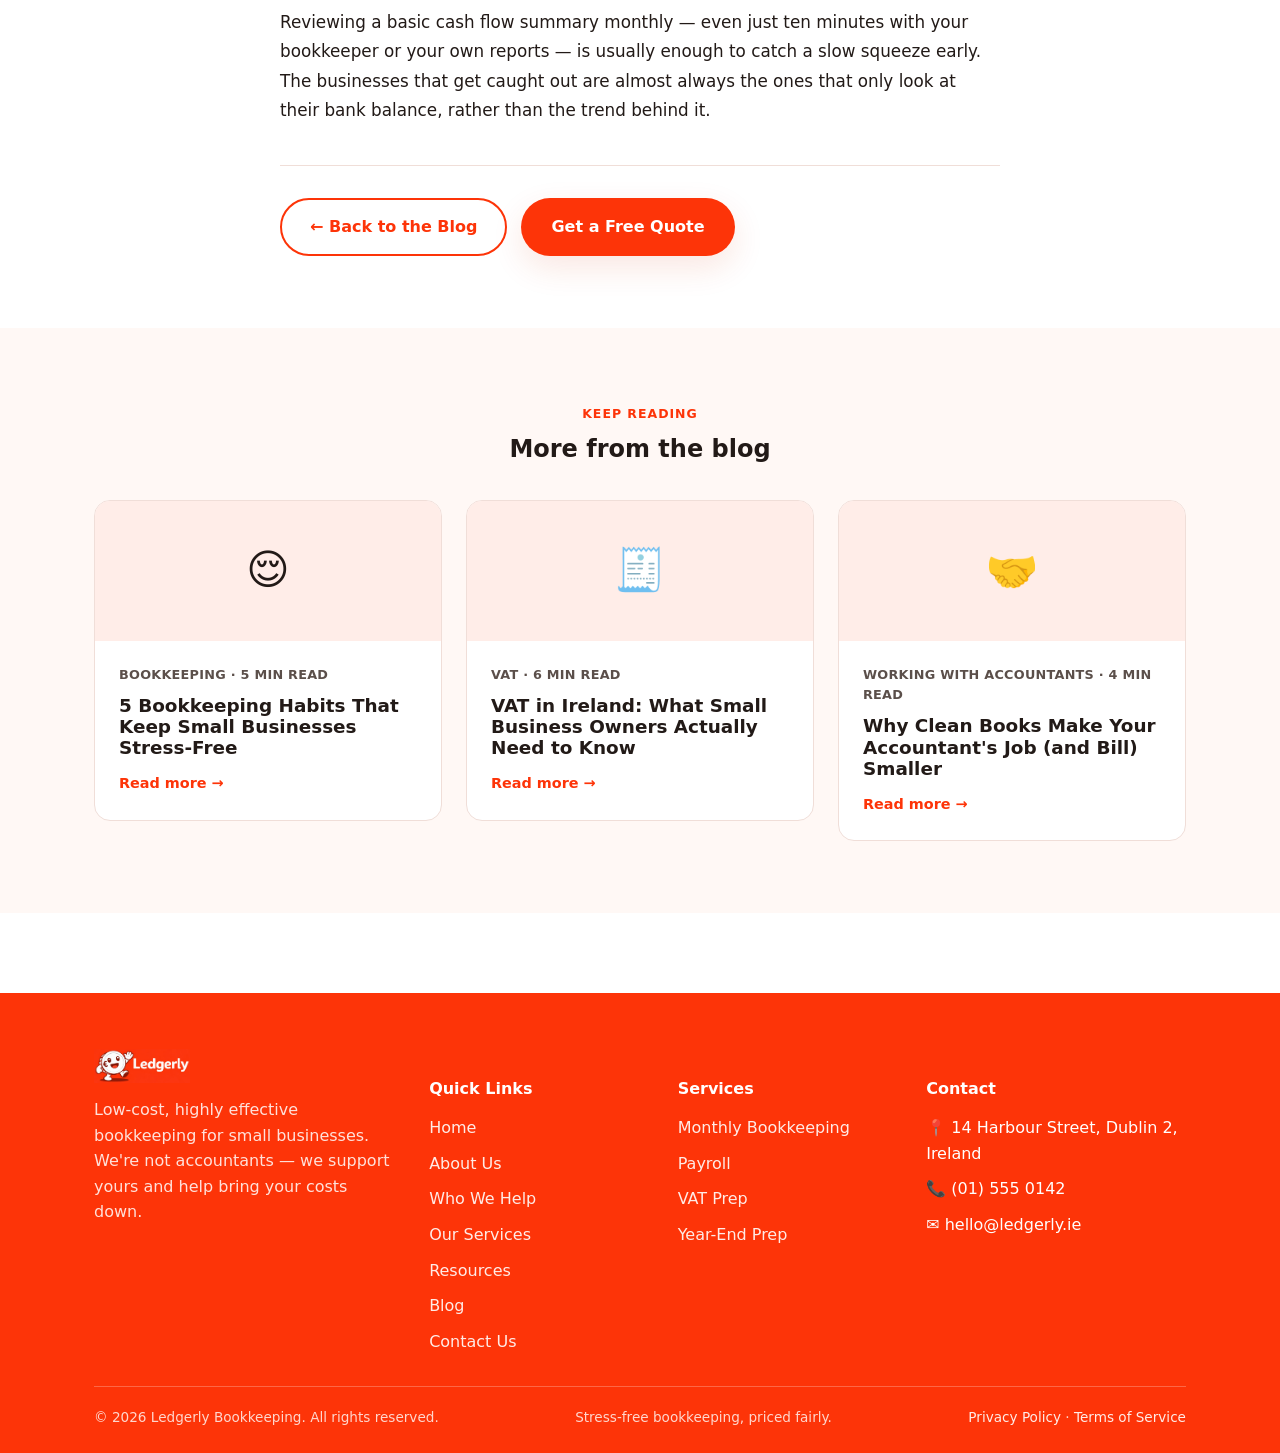
<file: blog-cash-flow-101.html>
<!DOCTYPE html>
<html lang="en">
<head>
<meta charset="UTF-8">
<meta name="viewport" content="width=device-width, initial-scale=1.0">
<title>Cash Flow 101: Reading Your Numbers Without the Jargon — Ledgerly Blog</title>
<meta name="description" content="Profitable on paper but short on cash? Here's how to read a simple cash flow report and spot trouble before it becomes a crisis.">
<link rel="stylesheet" href="assets/style.css">
</head>
<body>

<header class="site-header">
  <div class="header-inner">
    <a href="index.html" class="brand">
      <img src="assets/logo-nav.png" alt="Ledgerly logo">
    </a>
    <nav class="main-nav">
      <ul>
        <li><a href="index.html">Home</a></li>
        <li><a href="about.html">About Us</a></li>
        <li><a href="who-we-help.html">Who We Help</a></li>
        <li><a href="services.html">Our Services</a></li>
        <li><a href="resources.html">Resources</a></li>
        <li><a href="blog.html" class="active">Blog</a></li>
        <li><a href="contact.html">Contact Us</a></li>
      </ul>
    </nav>
    <div class="header-cta">
      <span class="header-phone">📞 (01) 555 0142</span>
      <a href="contact.html" class="btn btn-primary">Get a Free Quote</a>
      <button class="nav-toggle" aria-label="Toggle navigation" aria-expanded="false">☰</button>
    </div>
  </div>
</header>

<section class="article-hero">
  <div class="container">
    <div class="breadcrumbs"><a href="index.html">Home</a> / <a href="blog.html">Blog</a> / Cash Flow 101</div>
    <span class="eyebrow">Cash Flow · 5 min read</span>
    <h1>Cash Flow 101: Reading Your Numbers Without the Jargon</h1>
    <p class="lead">Plenty of profitable businesses run into serious trouble — not because they're not making money, but because they run out of cash. Here's how to tell the difference.</p>
  </div>
</section>

<section class="section">
  <div class="container">
    <div class="article-body">

      <h2>Profit and cash are not the same thing</h2>
      <p>Profit is what's left after expenses are subtracted from revenue on paper. Cash flow is what's actually moving in and out of your bank account. A business can be profitable and still run out of cash — usually because money owed to it (unpaid invoices) is sitting out there while bills, wages, and suppliers still need to be paid now.</p>

      <h2>The three things a simple cash flow report tells you</h2>
      <ul>
        <li><strong>What's coming in.</strong> Cash actually received — not invoiced, received. Late-paying clients can make a business look far healthier on paper than it feels in the bank account.</li>
        <li><strong>What's going out.</strong> Every regular and one-off payment — wages, suppliers, rent, subscriptions, loan repayments.</li>
        <li><strong>What's left, and when.</strong> The gap between the two, tracked over time, shows you whether you're building a cushion or slowly running one down.</li>
      </ul>

      <h2>Warning signs worth watching for</h2>
      <p>A few patterns tend to show up before a cash flow problem becomes a crisis: outstanding invoices creeping further past their due dates, relying on a single large client for most of your income, or covering short-term gaps with a credit card rather than planned cash reserves. None of these are catastrophic on their own — but they're worth noticing early, while there's still time to act.</p>

      <div class="article-callout">
        <p><strong>Where Ledgerly fits in:</strong> monthly cash flow reporting is part of our standard bookkeeping service — plain-English reports that show what's actually happening in your bank account, not just what's technically profitable on paper, so you can catch a tightening cash position months before it becomes a problem.</p>
      </div>

      <h2>A simple habit that helps most</h2>
      <p>Reviewing a basic cash flow summary monthly — even just ten minutes with your bookkeeper or your own reports — is usually enough to catch a slow squeeze early. The businesses that get caught out are almost always the ones that only look at their bank balance, rather than the trend behind it.</p>

      <div class="article-share">
        <a href="blog.html" class="btn btn-outline">← Back to the Blog</a>
        <a href="contact.html" class="btn btn-primary">Get a Free Quote</a>
      </div>

    </div>
  </div>
</section>

<section class="section section-alt">
  <div class="container">
    <div class="center" style="margin-bottom:36px;">
      <span class="eyebrow">Keep Reading</span>
      <h2>More from the blog</h2>
    </div>
    <div class="grid grid-3">
      <a href="blog-bookkeeping-habits.html" style="text-decoration:none;color:inherit;">
        <div class="blog-card">
          <div class="blog-card-thumb">😌</div>
          <div class="blog-card-body">
            <span class="blog-meta">BOOKKEEPING · 5 MIN READ</span>
            <h3>5 Bookkeeping Habits That Keep Small Businesses Stress-Free</h3>
            <span class="blog-readmore">Read more →</span>
          </div>
        </div>
      </a>
      <a href="blog-vat-basics.html" style="text-decoration:none;color:inherit;">
        <div class="blog-card">
          <div class="blog-card-thumb">🧾</div>
          <div class="blog-card-body">
            <span class="blog-meta">VAT · 6 MIN READ</span>
            <h3>VAT in Ireland: What Small Business Owners Actually Need to Know</h3>
            <span class="blog-readmore">Read more →</span>
          </div>
        </div>
      </a>
      <a href="blog-accountant-costs.html" style="text-decoration:none;color:inherit;">
        <div class="blog-card">
          <div class="blog-card-thumb">🤝</div>
          <div class="blog-card-body">
            <span class="blog-meta">WORKING WITH ACCOUNTANTS · 4 MIN READ</span>
            <h3>Why Clean Books Make Your Accountant's Job (and Bill) Smaller</h3>
            <span class="blog-readmore">Read more →</span>
          </div>
        </div>
      </a>
    </div>
  </div>
</section>

<footer class="site-footer">
  <div class="container">
    <div class="footer-grid">
      <div>
        <img src="assets/logo-footer.png" alt="Ledgerly logo">
        <p>Low-cost, highly effective bookkeeping for small businesses. We're not accountants — we support yours and help bring your costs down.</p>
      </div>
      <div>
        <h5>Quick Links</h5>
        <ul>
          <li><a href="index.html">Home</a></li>
          <li><a href="about.html">About Us</a></li>
          <li><a href="who-we-help.html">Who We Help</a></li>
          <li><a href="services.html">Our Services</a></li>
          <li><a href="resources.html">Resources</a></li>
          <li><a href="blog.html">Blog</a></li>
          <li><a href="contact.html">Contact Us</a></li>
        </ul>
      </div>
      <div>
        <h5>Services</h5>
        <ul>
          <li><a href="services.html">Monthly Bookkeeping</a></li>
          <li><a href="services.html">Payroll</a></li>
          <li><a href="services.html">VAT Prep</a></li>
          <li><a href="services.html">Year-End Prep</a></li>
        </ul>
      </div>
      <div>
        <h5>Contact</h5>
        <ul>
          <li>📍 14 Harbour Street, Dublin 2, Ireland</li>
          <li>📞 (01) 555 0142</li>
          <li>✉️ hello@ledgerly.ie</li>
        </ul>
      </div>
    </div>
    <div class="footer-bottom">
      <span>© <span class="current-year">2026</span> Ledgerly Bookkeeping. All rights reserved.</span>
      <span>Stress-free bookkeeping, priced fairly.</span>
      <span><a href="privacy-policy.html">Privacy Policy</a> · <a href="terms.html">Terms of Service</a></span>
    </div>
  </div>
</footer>

<script src="assets/main.js"></script>
</body>
</html>
</file>
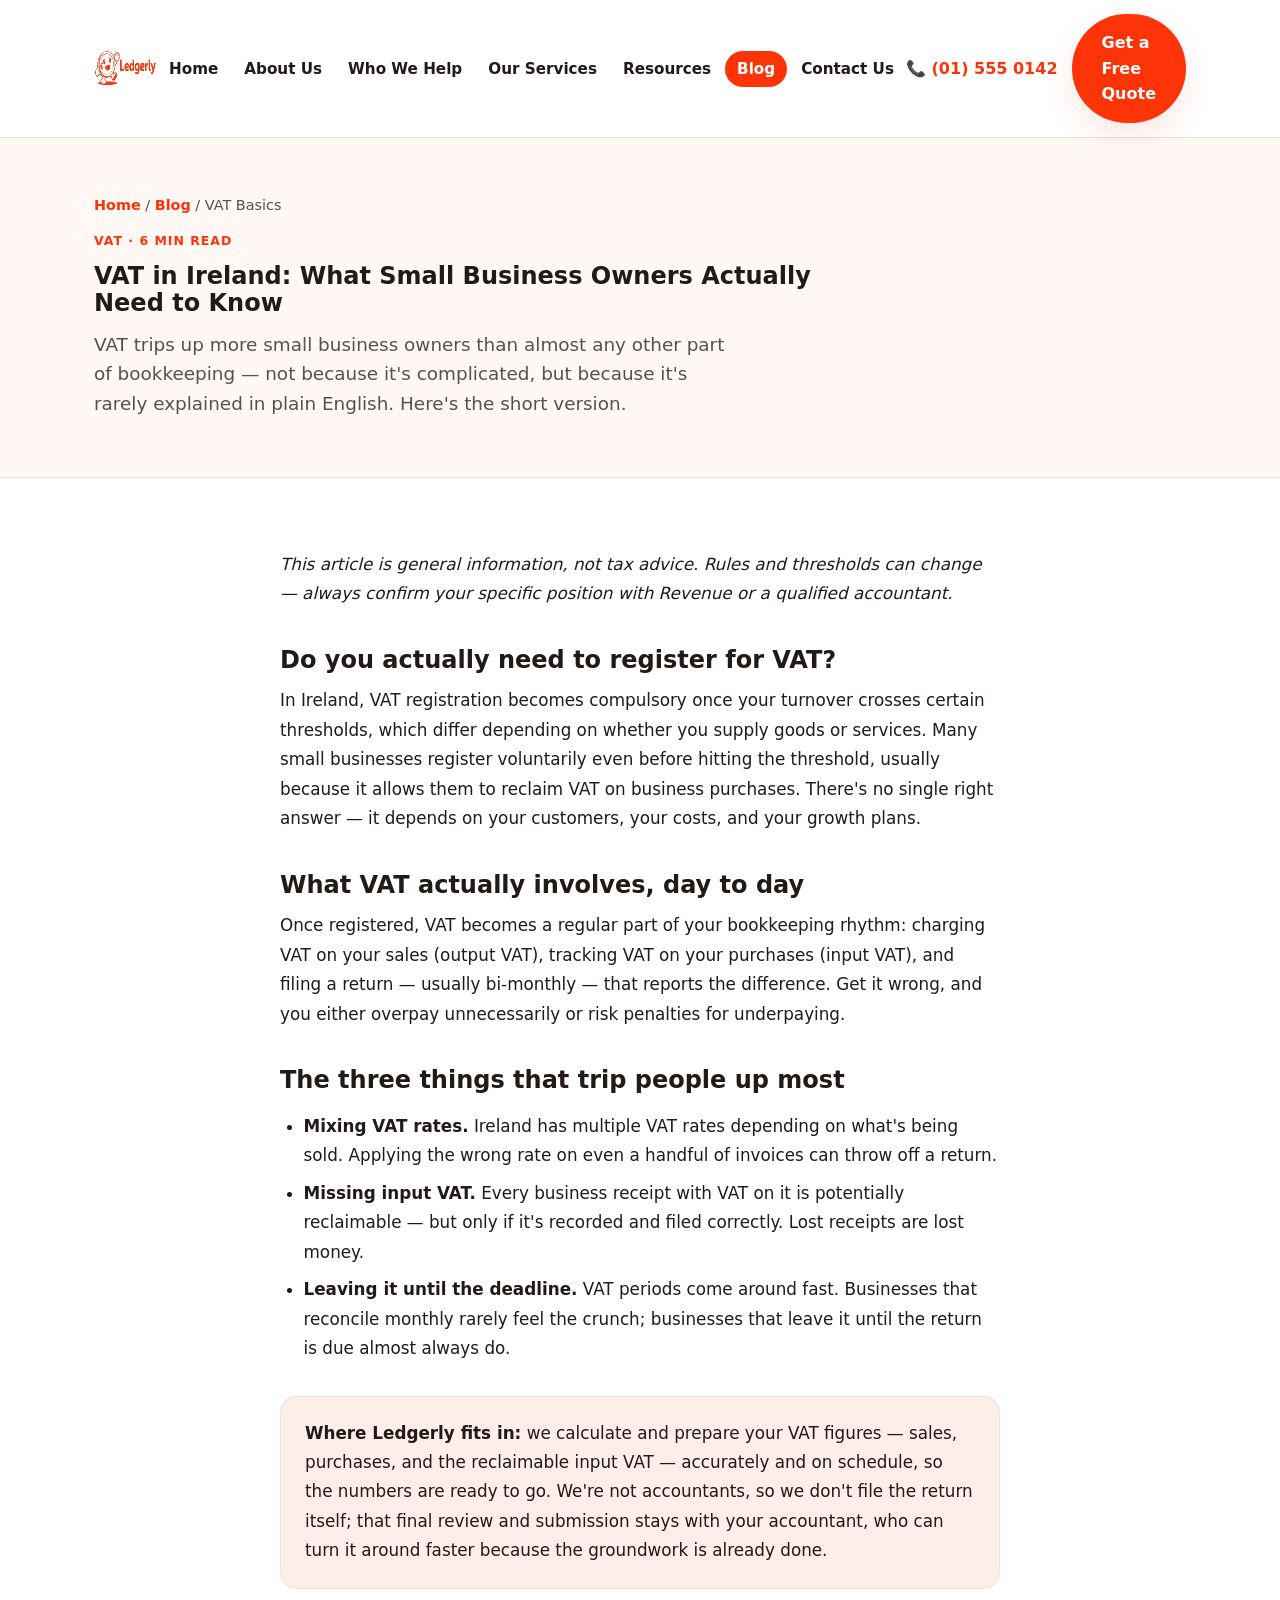
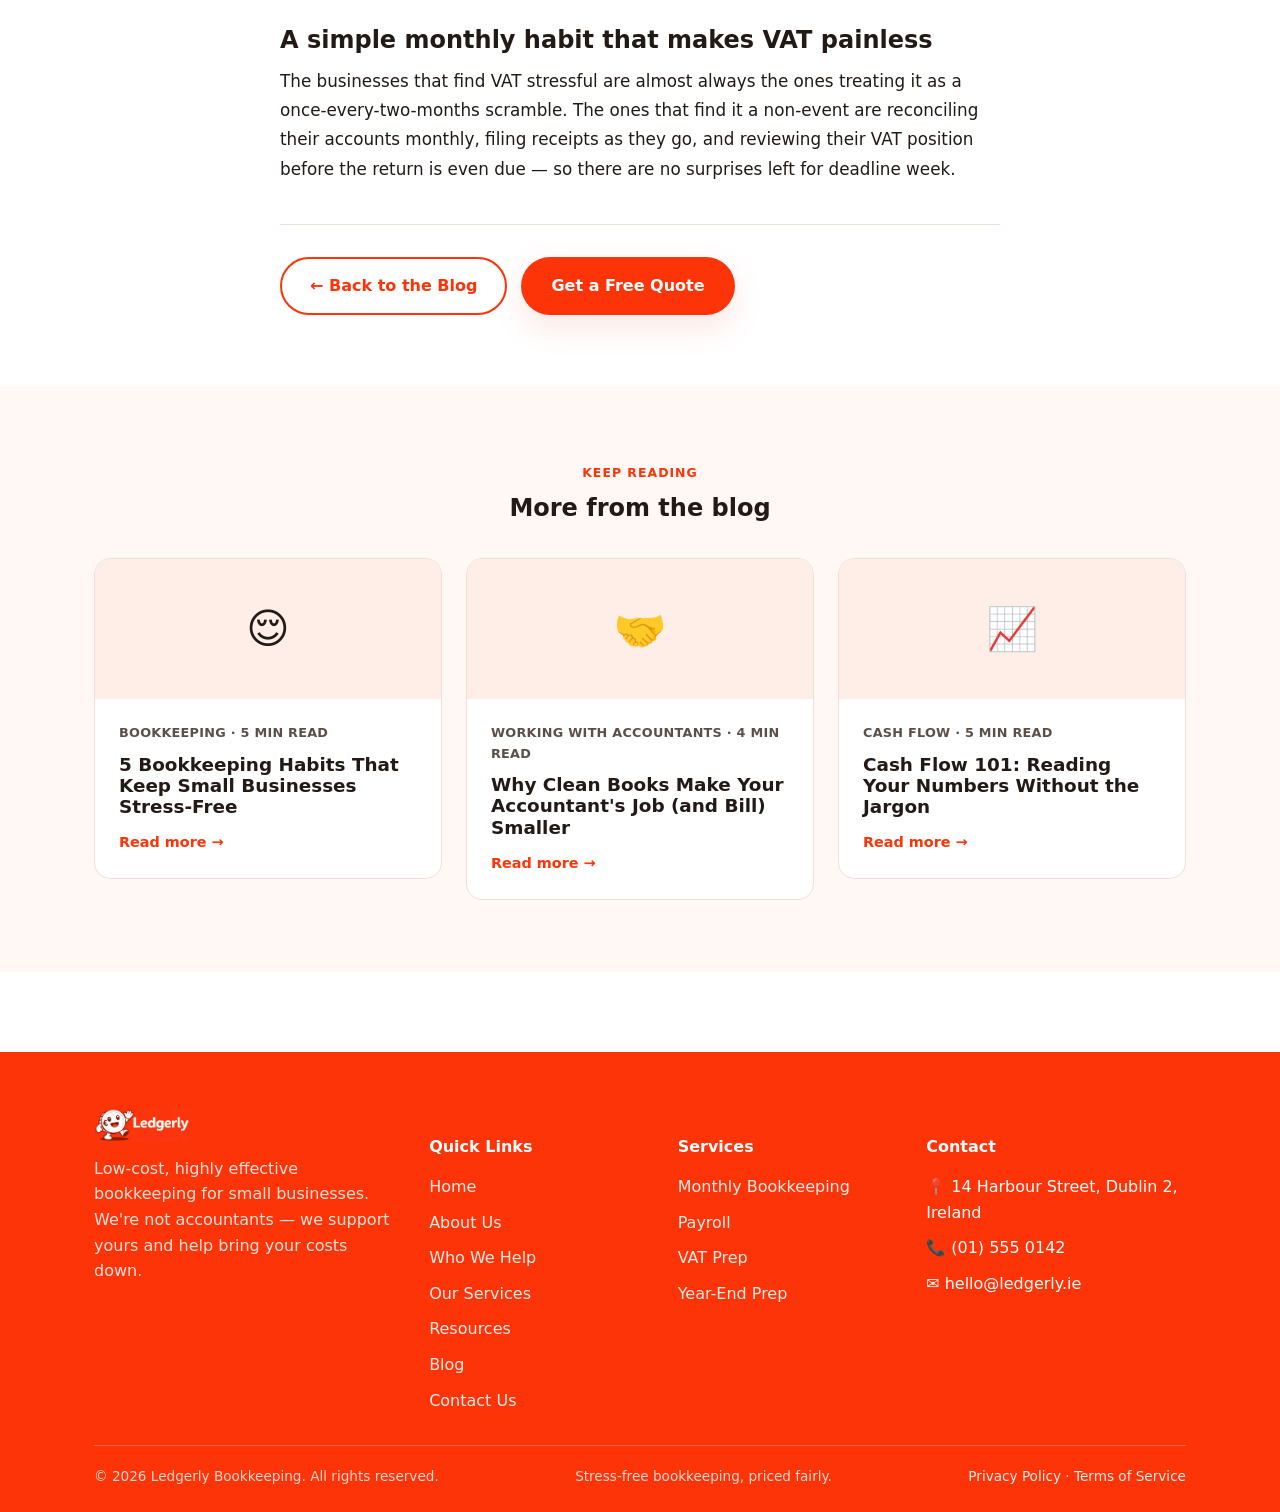
<file: blog-vat-basics.html>
<!DOCTYPE html>
<html lang="en">
<head>
<meta charset="UTF-8">
<meta name="viewport" content="width=device-width, initial-scale=1.0">
<title>VAT in Ireland: What Small Business Owners Actually Need to Know — Ledgerly Blog</title>
<meta name="description" content="A plain-English rundown of VAT registration, rates, and deadlines for Irish small businesses — and where bookkeeping support ends and your accountant's job begins.">
<link rel="stylesheet" href="assets/style.css">
</head>
<body>

<header class="site-header">
  <div class="header-inner">
    <a href="index.html" class="brand">
      <img src="assets/logo-nav.png" alt="Ledgerly logo">
    </a>
    <nav class="main-nav">
      <ul>
        <li><a href="index.html">Home</a></li>
        <li><a href="about.html">About Us</a></li>
        <li><a href="who-we-help.html">Who We Help</a></li>
        <li><a href="services.html">Our Services</a></li>
        <li><a href="resources.html">Resources</a></li>
        <li><a href="blog.html" class="active">Blog</a></li>
        <li><a href="contact.html">Contact Us</a></li>
      </ul>
    </nav>
    <div class="header-cta">
      <span class="header-phone">📞 (01) 555 0142</span>
      <a href="contact.html" class="btn btn-primary">Get a Free Quote</a>
      <button class="nav-toggle" aria-label="Toggle navigation" aria-expanded="false">☰</button>
    </div>
  </div>
</header>

<section class="article-hero">
  <div class="container">
    <div class="breadcrumbs"><a href="index.html">Home</a> / <a href="blog.html">Blog</a> / VAT Basics</div>
    <span class="eyebrow">VAT · 6 min read</span>
    <h1>VAT in Ireland: What Small Business Owners Actually Need to Know</h1>
    <p class="lead">VAT trips up more small business owners than almost any other part of bookkeeping — not because it's complicated, but because it's rarely explained in plain English. Here's the short version.</p>
  </div>
</section>

<section class="section">
  <div class="container">
    <div class="article-body">

      <p><em>This article is general information, not tax advice. Rules and thresholds can change — always confirm your specific position with Revenue or a qualified accountant.</em></p>

      <h2>Do you actually need to register for VAT?</h2>
      <p>In Ireland, VAT registration becomes compulsory once your turnover crosses certain thresholds, which differ depending on whether you supply goods or services. Many small businesses register voluntarily even before hitting the threshold, usually because it allows them to reclaim VAT on business purchases. There's no single right answer — it depends on your customers, your costs, and your growth plans.</p>

      <h2>What VAT actually involves, day to day</h2>
      <p>Once registered, VAT becomes a regular part of your bookkeeping rhythm: charging VAT on your sales (output VAT), tracking VAT on your purchases (input VAT), and filing a return — usually bi-monthly — that reports the difference. Get it wrong, and you either overpay unnecessarily or risk penalties for underpaying.</p>

      <h2>The three things that trip people up most</h2>
      <ul>
        <li><strong>Mixing VAT rates.</strong> Ireland has multiple VAT rates depending on what's being sold. Applying the wrong rate on even a handful of invoices can throw off a return.</li>
        <li><strong>Missing input VAT.</strong> Every business receipt with VAT on it is potentially reclaimable — but only if it's recorded and filed correctly. Lost receipts are lost money.</li>
        <li><strong>Leaving it until the deadline.</strong> VAT periods come around fast. Businesses that reconcile monthly rarely feel the crunch; businesses that leave it until the return is due almost always do.</li>
      </ul>

      <div class="article-callout">
        <p><strong>Where Ledgerly fits in:</strong> we calculate and prepare your VAT figures — sales, purchases, and the reclaimable input VAT — accurately and on schedule, so the numbers are ready to go. We're not accountants, so we don't file the return itself; that final review and submission stays with your accountant, who can turn it around faster because the groundwork is already done.</p>
      </div>

      <h2>A simple monthly habit that makes VAT painless</h2>
      <p>The businesses that find VAT stressful are almost always the ones treating it as a once-every-two-months scramble. The ones that find it a non-event are reconciling their accounts monthly, filing receipts as they go, and reviewing their VAT position before the return is even due — so there are no surprises left for deadline week.</p>

      <div class="article-share">
        <a href="blog.html" class="btn btn-outline">← Back to the Blog</a>
        <a href="contact.html" class="btn btn-primary">Get a Free Quote</a>
      </div>

    </div>
  </div>
</section>

<section class="section section-alt">
  <div class="container">
    <div class="center" style="margin-bottom:36px;">
      <span class="eyebrow">Keep Reading</span>
      <h2>More from the blog</h2>
    </div>
    <div class="grid grid-3">
      <a href="blog-bookkeeping-habits.html" style="text-decoration:none;color:inherit;">
        <div class="blog-card">
          <div class="blog-card-thumb">😌</div>
          <div class="blog-card-body">
            <span class="blog-meta">BOOKKEEPING · 5 MIN READ</span>
            <h3>5 Bookkeeping Habits That Keep Small Businesses Stress-Free</h3>
            <span class="blog-readmore">Read more →</span>
          </div>
        </div>
      </a>
      <a href="blog-accountant-costs.html" style="text-decoration:none;color:inherit;">
        <div class="blog-card">
          <div class="blog-card-thumb">🤝</div>
          <div class="blog-card-body">
            <span class="blog-meta">WORKING WITH ACCOUNTANTS · 4 MIN READ</span>
            <h3>Why Clean Books Make Your Accountant's Job (and Bill) Smaller</h3>
            <span class="blog-readmore">Read more →</span>
          </div>
        </div>
      </a>
      <a href="blog-cash-flow-101.html" style="text-decoration:none;color:inherit;">
        <div class="blog-card">
          <div class="blog-card-thumb">📈</div>
          <div class="blog-card-body">
            <span class="blog-meta">CASH FLOW · 5 MIN READ</span>
            <h3>Cash Flow 101: Reading Your Numbers Without the Jargon</h3>
            <span class="blog-readmore">Read more →</span>
          </div>
        </div>
      </a>
    </div>
  </div>
</section>

<footer class="site-footer">
  <div class="container">
    <div class="footer-grid">
      <div>
        <img src="assets/logo-footer.png" alt="Ledgerly logo">
        <p>Low-cost, highly effective bookkeeping for small businesses. We're not accountants — we support yours and help bring your costs down.</p>
      </div>
      <div>
        <h5>Quick Links</h5>
        <ul>
          <li><a href="index.html">Home</a></li>
          <li><a href="about.html">About Us</a></li>
          <li><a href="who-we-help.html">Who We Help</a></li>
          <li><a href="services.html">Our Services</a></li>
          <li><a href="resources.html">Resources</a></li>
          <li><a href="blog.html">Blog</a></li>
          <li><a href="contact.html">Contact Us</a></li>
        </ul>
      </div>
      <div>
        <h5>Services</h5>
        <ul>
          <li><a href="services.html">Monthly Bookkeeping</a></li>
          <li><a href="services.html">Payroll</a></li>
          <li><a href="services.html">VAT Prep</a></li>
          <li><a href="services.html">Year-End Prep</a></li>
        </ul>
      </div>
      <div>
        <h5>Contact</h5>
        <ul>
          <li>📍 14 Harbour Street, Dublin 2, Ireland</li>
          <li>📞 (01) 555 0142</li>
          <li>✉️ hello@ledgerly.ie</li>
        </ul>
      </div>
    </div>
    <div class="footer-bottom">
      <span>© <span class="current-year">2026</span> Ledgerly Bookkeeping. All rights reserved.</span>
      <span>Stress-free bookkeeping, priced fairly.</span>
      <span><a href="privacy-policy.html">Privacy Policy</a> · <a href="terms.html">Terms of Service</a></span>
    </div>
  </div>
</footer>

<script src="assets/main.js"></script>
</body>
</html>
</file>
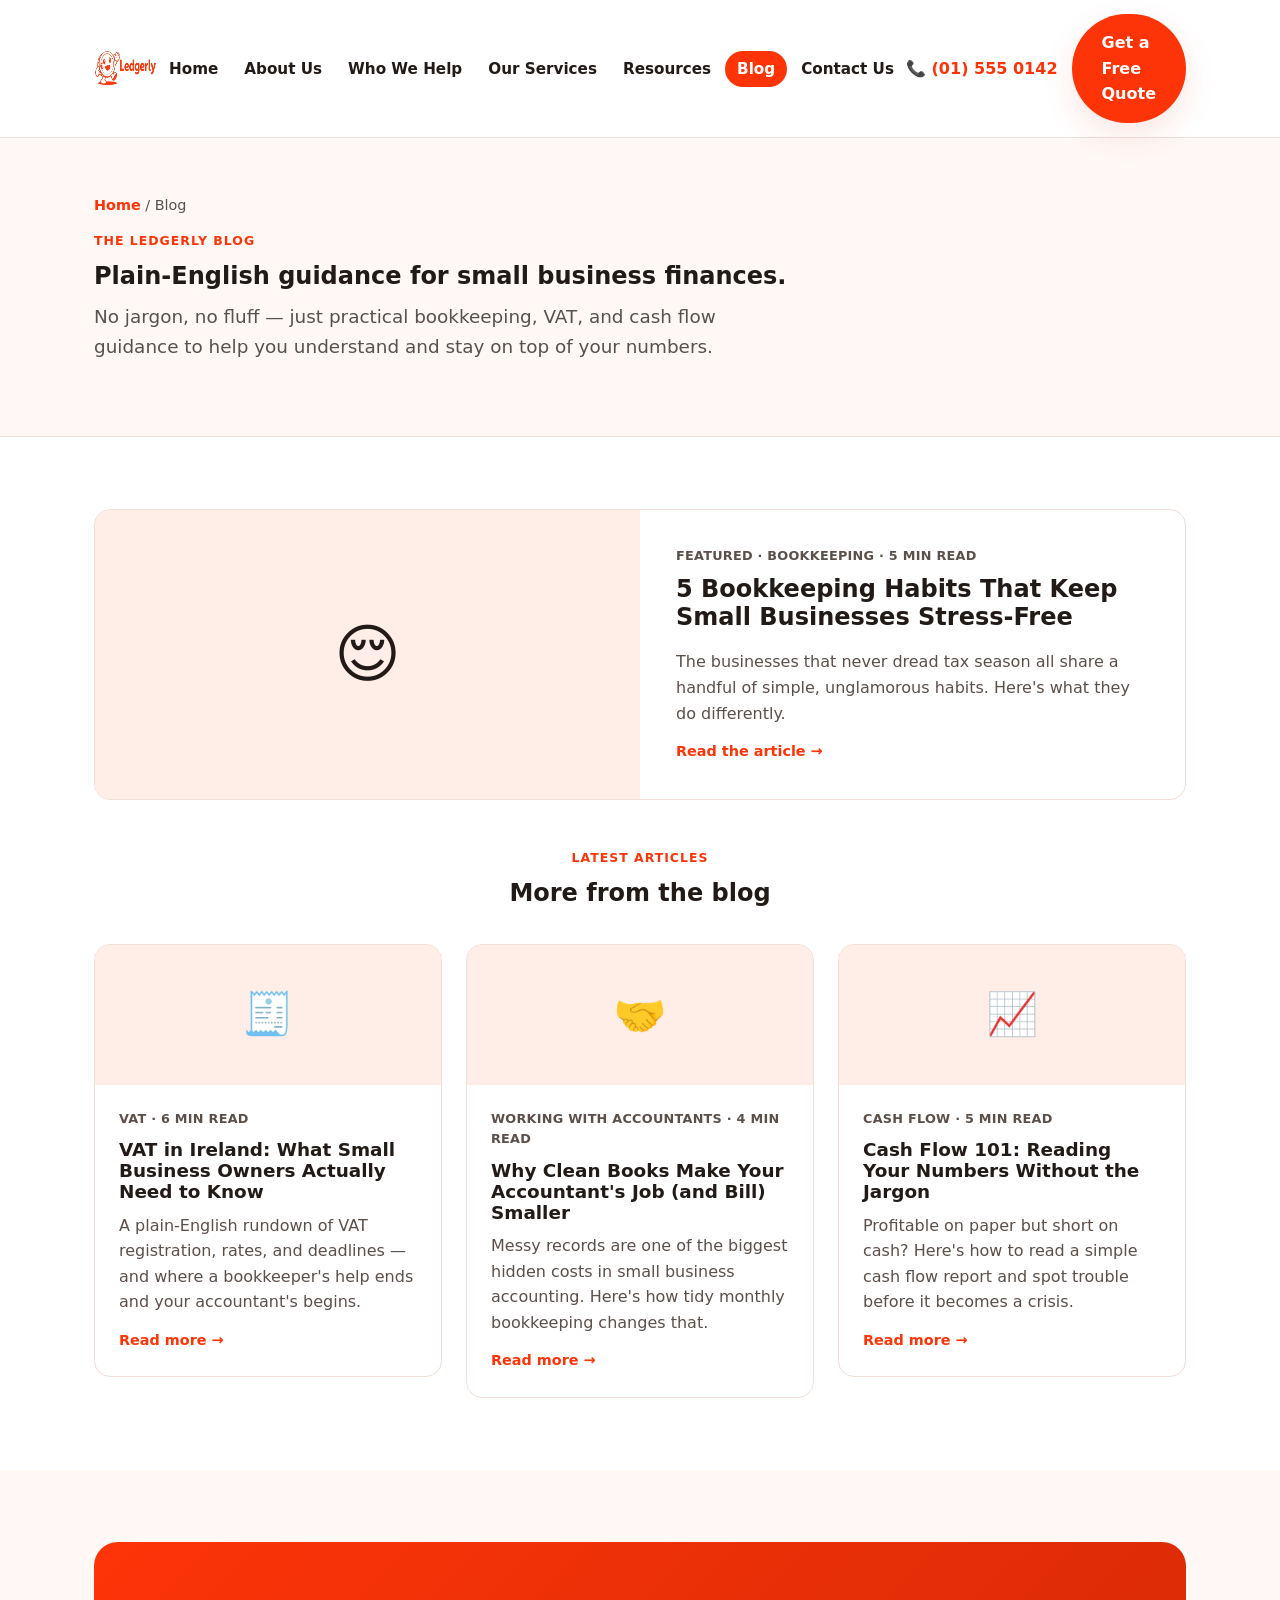
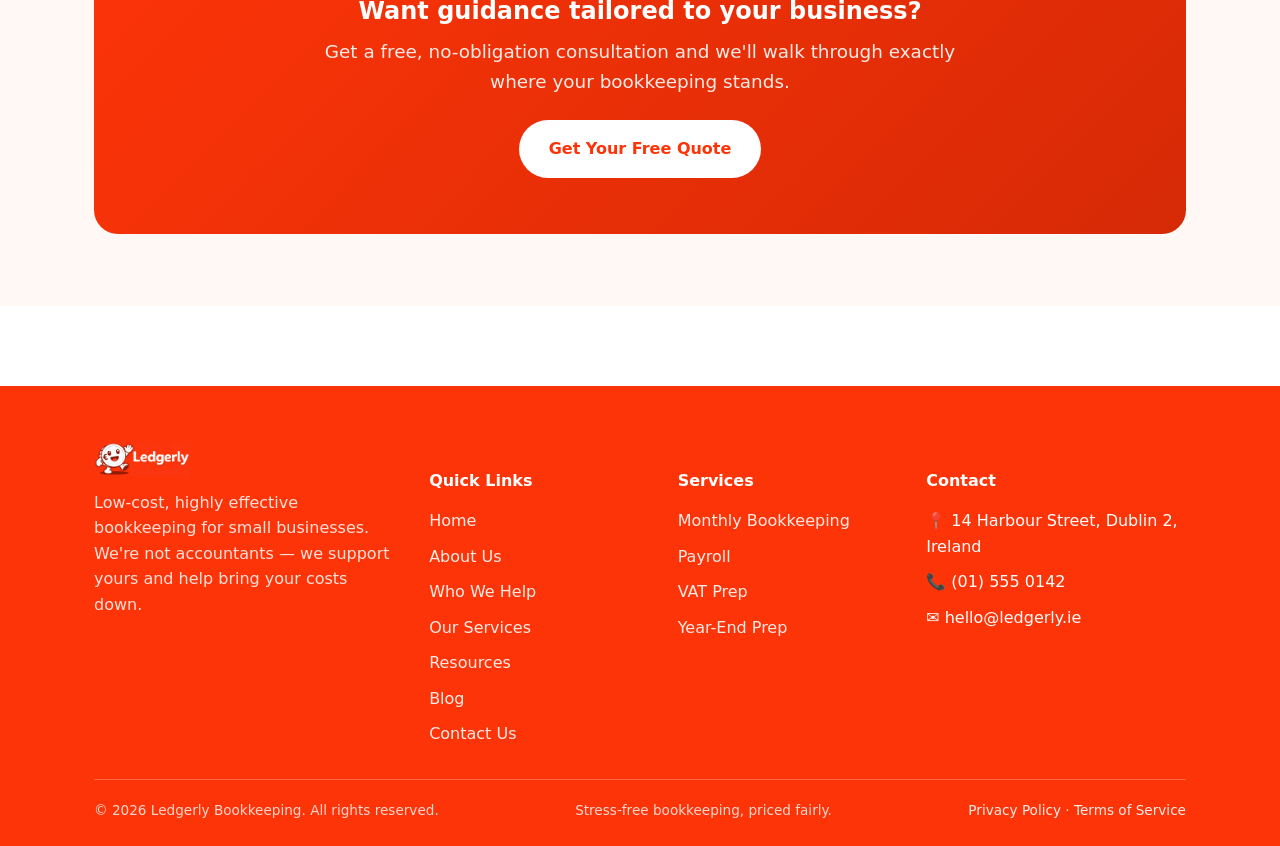
<file: blog.html>
<!DOCTYPE html>
<html lang="en">
<head>
<meta charset="UTF-8">
<meta name="viewport" content="width=device-width, initial-scale=1.0">
<title>Blog — Ledgerly Bookkeeping</title>
<meta name="description" content="Plain-English bookkeeping, VAT, and small business finance guidance from the Ledgerly team.">
<link rel="stylesheet" href="assets/style.css">
</head>
<body>

<header class="site-header">
  <div class="header-inner">
    <a href="index.html" class="brand">
      <img src="assets/logo-nav.png" alt="Ledgerly logo">
    </a>
    <nav class="main-nav">
      <ul>
        <li><a href="index.html">Home</a></li>
        <li><a href="about.html">About Us</a></li>
        <li><a href="who-we-help.html">Who We Help</a></li>
        <li><a href="services.html">Our Services</a></li>
        <li><a href="resources.html">Resources</a></li>
        <li><a href="blog.html" class="active">Blog</a></li>
        <li><a href="contact.html">Contact Us</a></li>
      </ul>
    </nav>
    <div class="header-cta">
      <span class="header-phone">📞 (01) 555 0142</span>
      <a href="contact.html" class="btn btn-primary">Get a Free Quote</a>
      <button class="nav-toggle" aria-label="Toggle navigation" aria-expanded="false">☰</button>
    </div>
  </div>
</header>

<section class="page-hero">
  <div class="container">
    <div class="breadcrumbs"><a href="index.html">Home</a> / Blog</div>
    <span class="eyebrow">The Ledgerly Blog</span>
    <h1>Plain-English guidance for small business finances.</h1>
    <p class="lead">No jargon, no fluff — just practical bookkeeping, VAT, and cash flow guidance to help you understand and stay on top of your numbers.</p>
  </div>
</section>

<section class="section">
  <div class="container">

    <a href="blog-bookkeeping-habits.html" style="text-decoration:none;color:inherit;">
      <div class="blog-featured">
        <div class="blog-card-thumb">😌</div>
        <div class="blog-card-body">
          <span class="blog-meta">FEATURED · BOOKKEEPING · 5 MIN READ</span>
          <h2>5 Bookkeeping Habits That Keep Small Businesses Stress-Free</h2>
          <p>The businesses that never dread tax season all share a handful of simple, unglamorous habits. Here's what they do differently.</p>
          <span class="blog-readmore">Read the article →</span>
        </div>
      </div>
    </a>

    <div class="center" style="margin-bottom:36px;">
      <span class="eyebrow">Latest Articles</span>
      <h2>More from the blog</h2>
    </div>

    <div class="grid grid-3">
      <a href="blog-vat-basics.html" style="text-decoration:none;color:inherit;">
        <div class="blog-card">
          <div class="blog-card-thumb">🧾</div>
          <div class="blog-card-body">
            <span class="blog-meta">VAT · 6 MIN READ</span>
            <h3>VAT in Ireland: What Small Business Owners Actually Need to Know</h3>
            <p>A plain-English rundown of VAT registration, rates, and deadlines — and where a bookkeeper's help ends and your accountant's begins.</p>
            <span class="blog-readmore">Read more →</span>
          </div>
        </div>
      </a>

      <a href="blog-accountant-costs.html" style="text-decoration:none;color:inherit;">
        <div class="blog-card">
          <div class="blog-card-thumb">🤝</div>
          <div class="blog-card-body">
            <span class="blog-meta">WORKING WITH ACCOUNTANTS · 4 MIN READ</span>
            <h3>Why Clean Books Make Your Accountant's Job (and Bill) Smaller</h3>
            <p>Messy records are one of the biggest hidden costs in small business accounting. Here's how tidy monthly bookkeeping changes that.</p>
            <span class="blog-readmore">Read more →</span>
          </div>
        </div>
      </a>

      <a href="blog-cash-flow-101.html" style="text-decoration:none;color:inherit;">
        <div class="blog-card">
          <div class="blog-card-thumb">📈</div>
          <div class="blog-card-body">
            <span class="blog-meta">CASH FLOW · 5 MIN READ</span>
            <h3>Cash Flow 101: Reading Your Numbers Without the Jargon</h3>
            <p>Profitable on paper but short on cash? Here's how to read a simple cash flow report and spot trouble before it becomes a crisis.</p>
            <span class="blog-readmore">Read more →</span>
          </div>
        </div>
      </a>
    </div>

  </div>
</section>

<section class="section section-alt">
  <div class="container">
    <div class="cta-band">
      <h2>Want guidance tailored to your business?</h2>
      <p class="lead center" style="margin:0 auto 24px;">Get a free, no-obligation consultation and we'll walk through exactly where your bookkeeping stands.</p>
      <a href="contact.html" class="btn btn-white">Get Your Free Quote</a>
    </div>
  </div>
</section>

<footer class="site-footer">
  <div class="container">
    <div class="footer-grid">
      <div>
        <img src="assets/logo-footer.png" alt="Ledgerly logo">
        <p>Low-cost, highly effective bookkeeping for small businesses. We're not accountants — we support yours and help bring your costs down.</p>
      </div>
      <div>
        <h5>Quick Links</h5>
        <ul>
          <li><a href="index.html">Home</a></li>
          <li><a href="about.html">About Us</a></li>
          <li><a href="who-we-help.html">Who We Help</a></li>
          <li><a href="services.html">Our Services</a></li>
          <li><a href="resources.html">Resources</a></li>
          <li><a href="blog.html">Blog</a></li>
          <li><a href="contact.html">Contact Us</a></li>
        </ul>
      </div>
      <div>
        <h5>Services</h5>
        <ul>
          <li><a href="services.html">Monthly Bookkeeping</a></li>
          <li><a href="services.html">Payroll</a></li>
          <li><a href="services.html">VAT Prep</a></li>
          <li><a href="services.html">Year-End Prep</a></li>
        </ul>
      </div>
      <div>
        <h5>Contact</h5>
        <ul>
          <li>📍 14 Harbour Street, Dublin 2, Ireland</li>
          <li>📞 (01) 555 0142</li>
          <li>✉️ hello@ledgerly.ie</li>
        </ul>
      </div>
    </div>
    <div class="footer-bottom">
      <span>© <span class="current-year">2026</span> Ledgerly Bookkeeping. All rights reserved.</span>
      <span>Stress-free bookkeeping, priced fairly.</span>
      <span><a href="privacy-policy.html">Privacy Policy</a> · <a href="terms.html">Terms of Service</a></span>
    </div>
  </div>
</footer>

<script src="assets/main.js"></script>
</body>
</html>
</file>
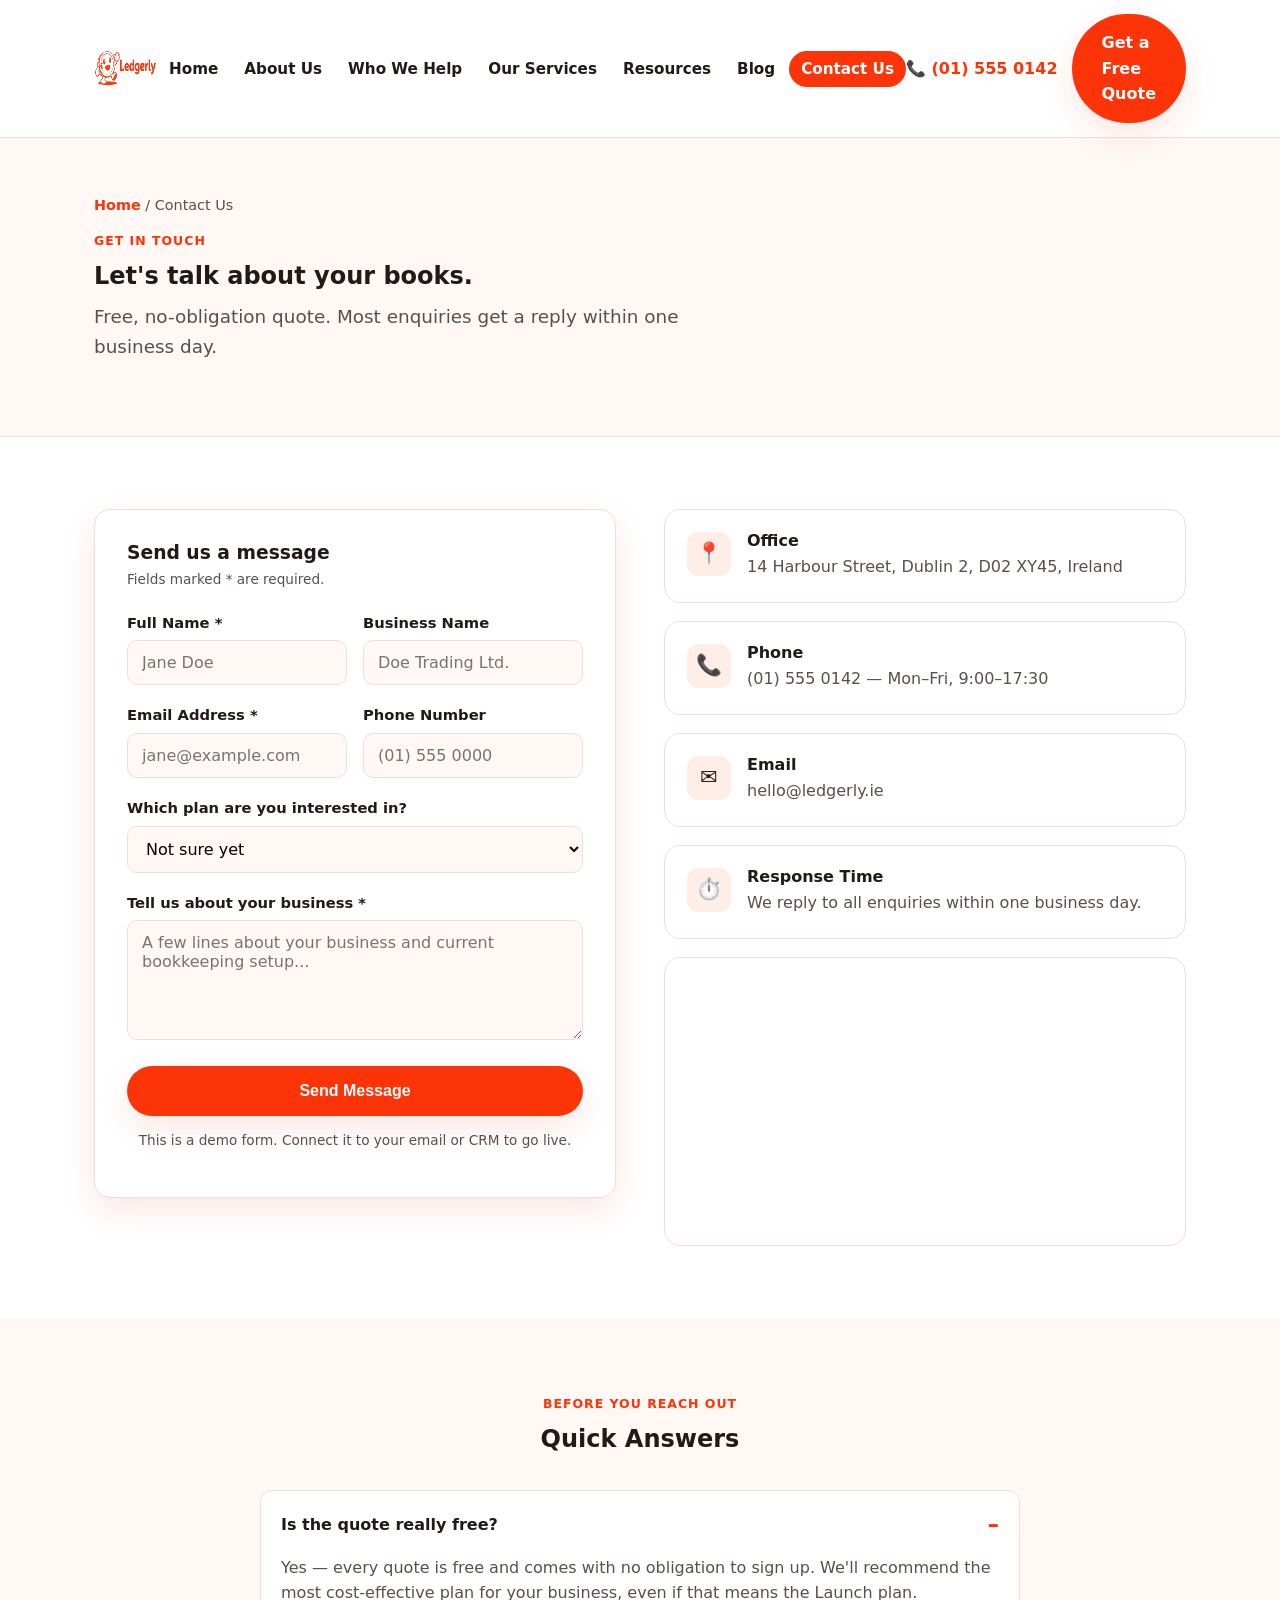
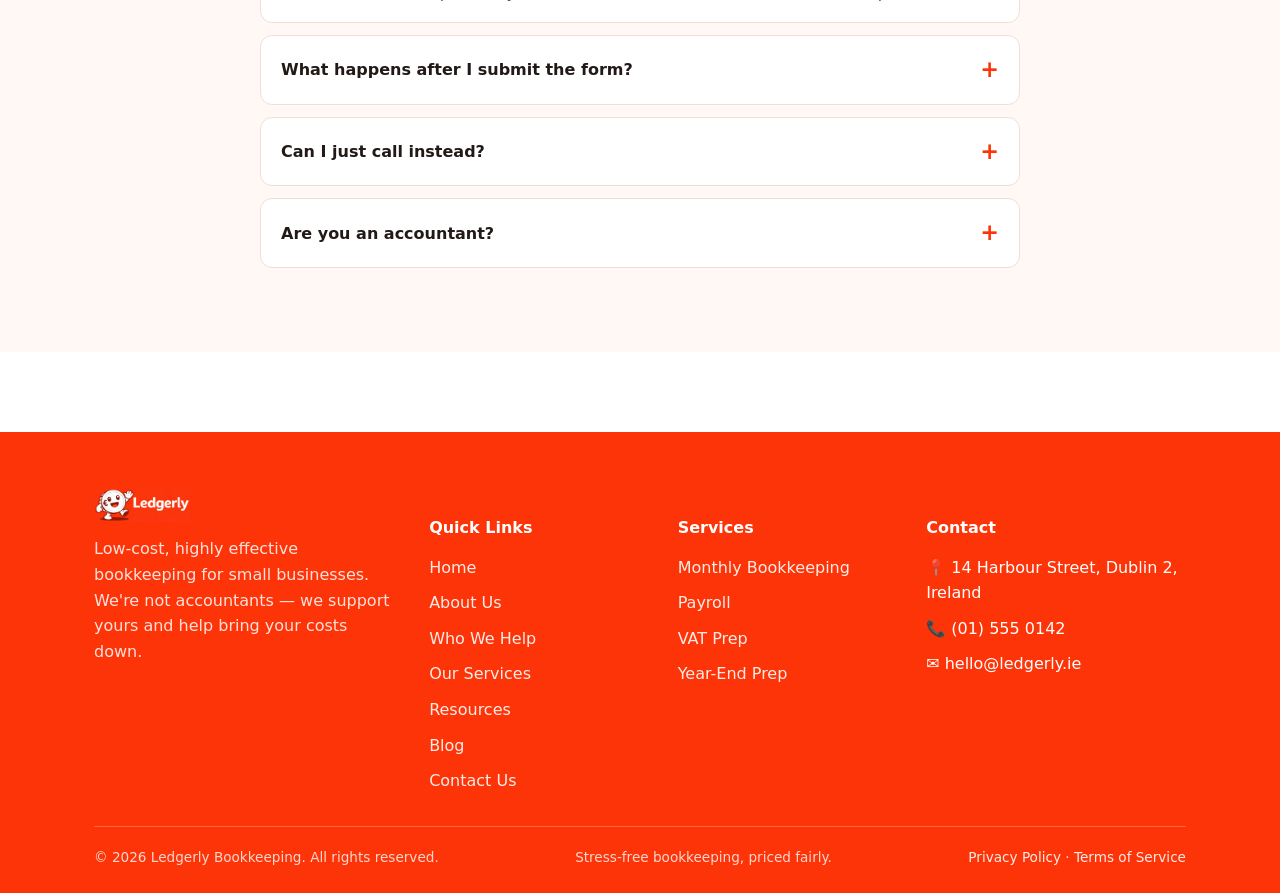
<file: contact.html>
<!DOCTYPE html>
<html lang="en">
<head>
<meta charset="UTF-8">
<meta name="viewport" content="width=device-width, initial-scale=1.0">
<title>Contact Us — Ledgerly Bookkeeping</title>
<meta name="description" content="Get a free, no-obligation bookkeeping quote from Ledgerly. Call, email, or send a message and we'll get back to you within one business day.">
<link rel="stylesheet" href="assets/style.css">
</head>
<body>

<header class="site-header">
  <div class="header-inner">
    <a href="index.html" class="brand">
      <img src="assets/logo-nav.png" alt="Ledgerly logo">
    </a>
    <nav class="main-nav">
      <ul>
        <li><a href="index.html">Home</a></li>
        <li><a href="about.html">About Us</a></li>
        <li><a href="who-we-help.html">Who We Help</a></li>
        <li><a href="services.html">Our Services</a></li>
        <li><a href="resources.html">Resources</a></li>
        <li><a href="blog.html">Blog</a></li>
        <li><a href="contact.html" class="active">Contact Us</a></li>
      </ul>
    </nav>
    <div class="header-cta">
      <span class="header-phone">📞 (01) 555 0142</span>
      <a href="contact.html" class="btn btn-primary">Get a Free Quote</a>
      <button class="nav-toggle" aria-label="Toggle navigation" aria-expanded="false">☰</button>
    </div>
  </div>
</header>

<section class="page-hero">
  <div class="container">
    <div class="breadcrumbs"><a href="index.html">Home</a> / Contact Us</div>
    <span class="eyebrow">Get In Touch</span>
    <h1>Let's talk about your books.</h1>
    <p class="lead">Free, no-obligation quote. Most enquiries get a reply within one business day.</p>
  </div>
</section>

<section class="section">
  <div class="container">
    <div class="two-col" style="align-items:start;">
      <div class="form-card">
        <div id="form-success">✅ Thanks! Your message has been received — we'll be in touch within one business day.</div>
        <h3 style="margin-bottom:6px;">Send us a message</h3>
        <p class="form-note" style="margin-bottom:20px;">Fields marked * are required.</p>
        <form id="contact-form">
          <div class="form-row">
            <div class="field">
              <label for="name">Full Name *</label>
              <input type="text" id="name" name="name" required placeholder="Jane Doe">
            </div>
            <div class="field">
              <label for="business">Business Name</label>
              <input type="text" id="business" name="business" placeholder="Doe Trading Ltd.">
            </div>
          </div>
          <div class="form-row">
            <div class="field">
              <label for="email">Email Address *</label>
              <input type="email" id="email" name="email" required placeholder="jane@example.com">
            </div>
            <div class="field">
              <label for="phone">Phone Number</label>
              <input type="tel" id="phone" name="phone" placeholder="(01) 555 0000">
            </div>
          </div>
          <div class="field">
            <label for="plan">Which plan are you interested in?</label>
            <select id="plan" name="plan">
              <option value="">Not sure yet</option>
              <option value="launch">Launch — €50/month</option>
              <option value="growth">Growth — €150/month</option>
              <option value="established">Established — €250/month</option>
              <option value="custom">Custom quote</option>
            </select>
          </div>
          <div class="field">
            <label for="message">Tell us about your business *</label>
            <textarea id="message" name="message" required placeholder="A few lines about your business and current bookkeeping setup..."></textarea>
          </div>
          <button type="submit" class="btn btn-primary" style="width:100%;justify-content:center;">Send Message</button>
          <p class="form-note" style="margin-top:14px;text-align:center;">This is a demo form. Connect it to your email or CRM to go live.</p>
        </form>
      </div>

      <div style="display:flex;flex-direction:column;gap:18px;">
        <div class="contact-info-card">
          <div class="icon">📍</div>
          <div>
            <h4>Office</h4>
            <p>14 Harbour Street, Dublin 2, D02 XY45, Ireland</p>
          </div>
        </div>
        <div class="contact-info-card">
          <div class="icon">📞</div>
          <div>
            <h4>Phone</h4>
            <p>(01) 555 0142 — Mon–Fri, 9:00–17:30</p>
          </div>
        </div>
        <div class="contact-info-card">
          <div class="icon">✉️</div>
          <div>
            <h4>Email</h4>
            <p>hello@ledgerly.ie</p>
          </div>
        </div>
        <div class="contact-info-card">
          <div class="icon">⏱️</div>
          <div>
            <h4>Response Time</h4>
            <p>We reply to all enquiries within one business day.</p>
          </div>
        </div>
        <div class="map-placeholder">
          <iframe
            src="https://www.google.com/maps?q=Dublin%202%2C%20Ireland&output=embed"
            width="100%" height="100%" style="border:0;min-height:280px;"
            allowfullscreen="" loading="lazy"
            referrerpolicy="no-referrer-when-downgrade"
            title="Ledgerly office location map">
          </iframe>
        </div>
      </div>
    </div>
  </div>
</section>

<section class="section section-alt">
  <div class="container">
    <div class="center" style="margin-bottom:36px;">
      <span class="eyebrow">Before You Reach Out</span>
      <h2>Quick Answers</h2>
    </div>
    <div style="max-width:760px;margin:0 auto;">
      <details class="faq" open>
        <summary>Is the quote really free?</summary>
        <p>Yes — every quote is free and comes with no obligation to sign up. We'll recommend the most cost-effective plan for your business, even if that means the Launch plan.</p>
      </details>
      <details class="faq">
        <summary>What happens after I submit the form?</summary>
        <p>We'll reach out within one business day to arrange a short, free consultation call and confirm your quote.</p>
      </details>
      <details class="faq">
        <summary>Can I just call instead?</summary>
        <p>Of course — call us on (01) 555 0142, Monday to Friday, 9:00–17:30. You'll speak to a real bookkeeper, not a call centre.</p>
      </details>
      <details class="faq">
        <summary>Are you an accountant?</summary>
        <p>No — Ledgerly is a bookkeeping support service, not an accountancy practice. We prepare and calculate your books up to trial balance, including VAT and year-end figures, but we don't file VAT returns or prepare and file statutory year-end accounts. We work alongside your accountant to bring your overall costs down.</p>
      </details>
    </div>
  </div>
</section>

<footer class="site-footer">
  <div class="container">
    <div class="footer-grid">
      <div>
        <img src="assets/logo-footer.png" alt="Ledgerly logo">
        <p>Low-cost, highly effective bookkeeping for small businesses. We're not accountants — we support yours and help bring your costs down.</p>
      </div>
      <div>
        <h5>Quick Links</h5>
        <ul>
          <li><a href="index.html">Home</a></li>
          <li><a href="about.html">About Us</a></li>
          <li><a href="who-we-help.html">Who We Help</a></li>
          <li><a href="services.html">Our Services</a></li>
          <li><a href="resources.html">Resources</a></li>
          <li><a href="blog.html">Blog</a></li>
          <li><a href="contact.html">Contact Us</a></li>
        </ul>
      </div>
      <div>
        <h5>Services</h5>
        <ul>
          <li><a href="services.html">Monthly Bookkeeping</a></li>
          <li><a href="services.html">Payroll</a></li>
          <li><a href="services.html">VAT Prep</a></li>
          <li><a href="services.html">Year-End Prep</a></li>
        </ul>
      </div>
      <div>
        <h5>Contact</h5>
        <ul>
          <li>📍 14 Harbour Street, Dublin 2, Ireland</li>
          <li>📞 (01) 555 0142</li>
          <li>✉️ hello@ledgerly.ie</li>
        </ul>
      </div>
    </div>
    <div class="footer-bottom">
      <span>© <span class="current-year">2026</span> Ledgerly Bookkeeping. All rights reserved.</span>
      <span>Stress-free bookkeeping, priced fairly.</span>
      <span><a href="privacy-policy.html">Privacy Policy</a> · <a href="terms.html">Terms of Service</a></span>
    </div>
  </div>
</footer>

<script src="assets/main.js"></script>
</body>
</html>
</file>
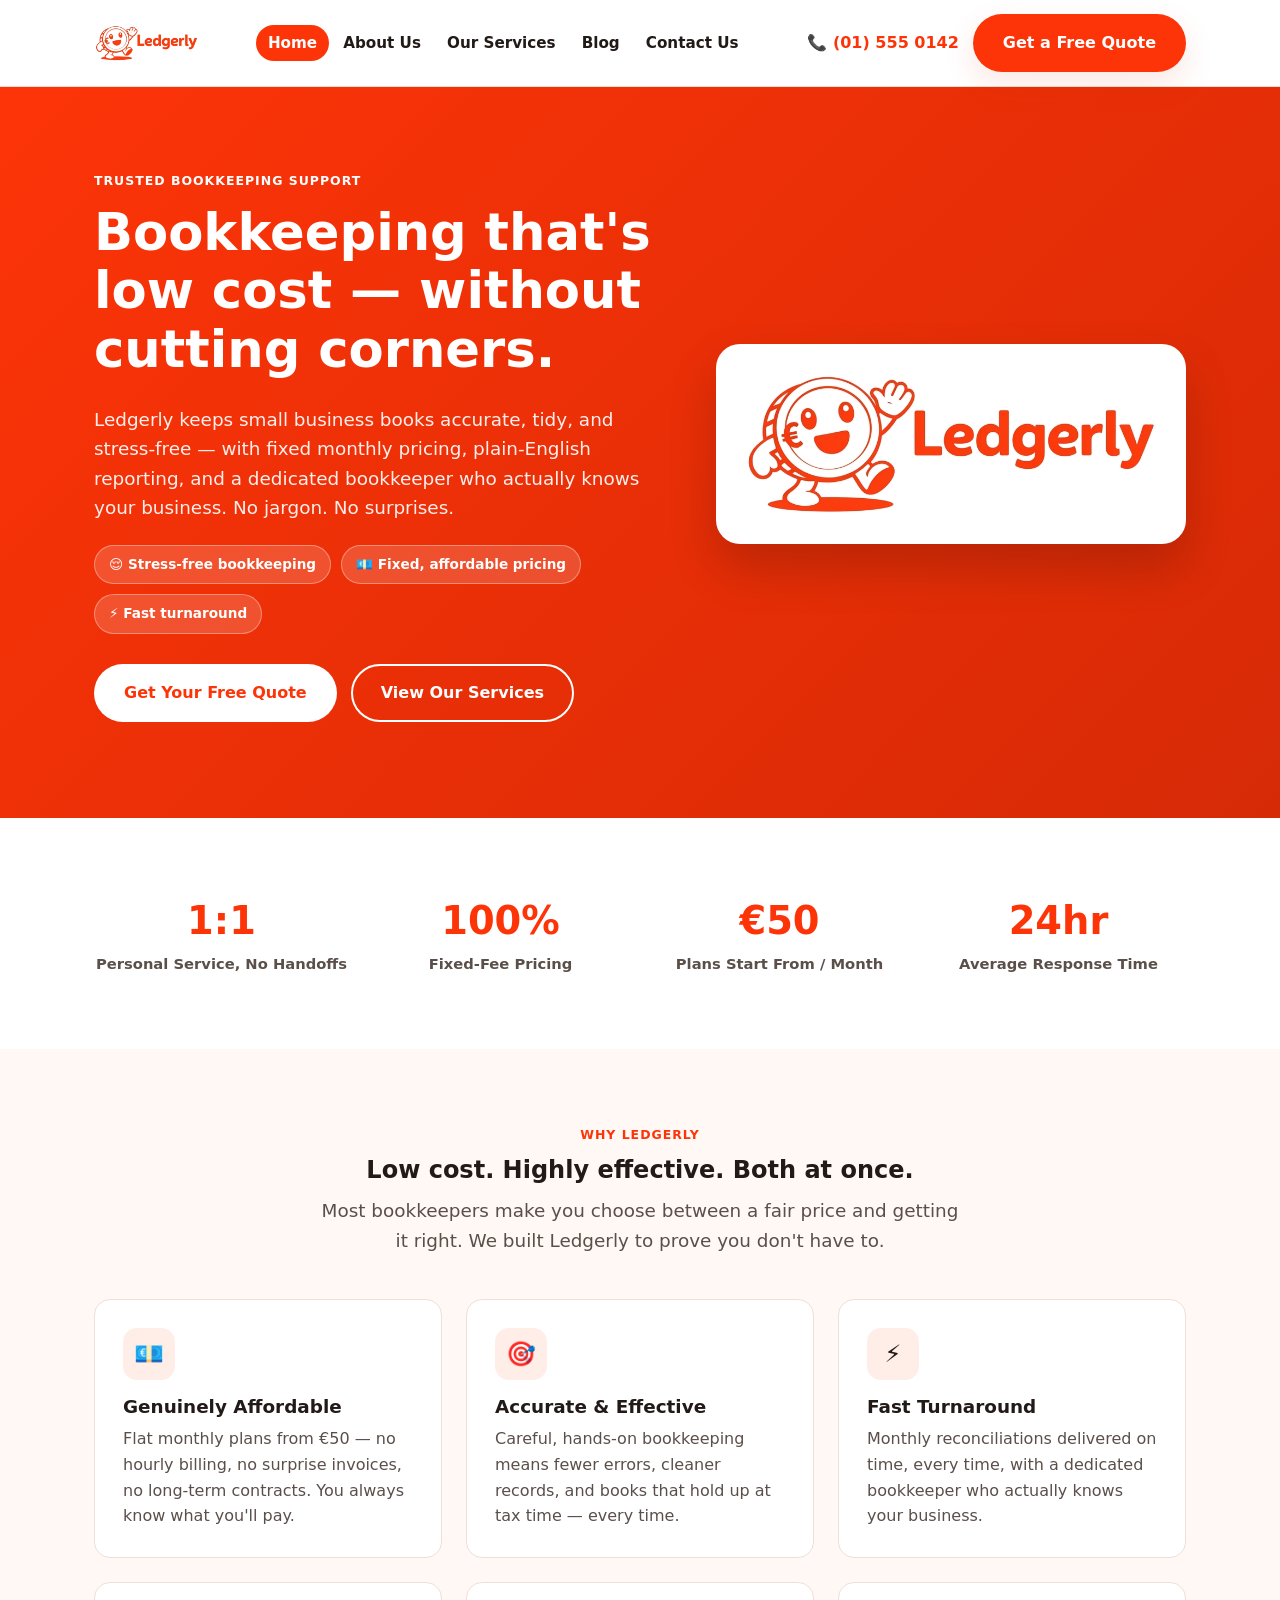
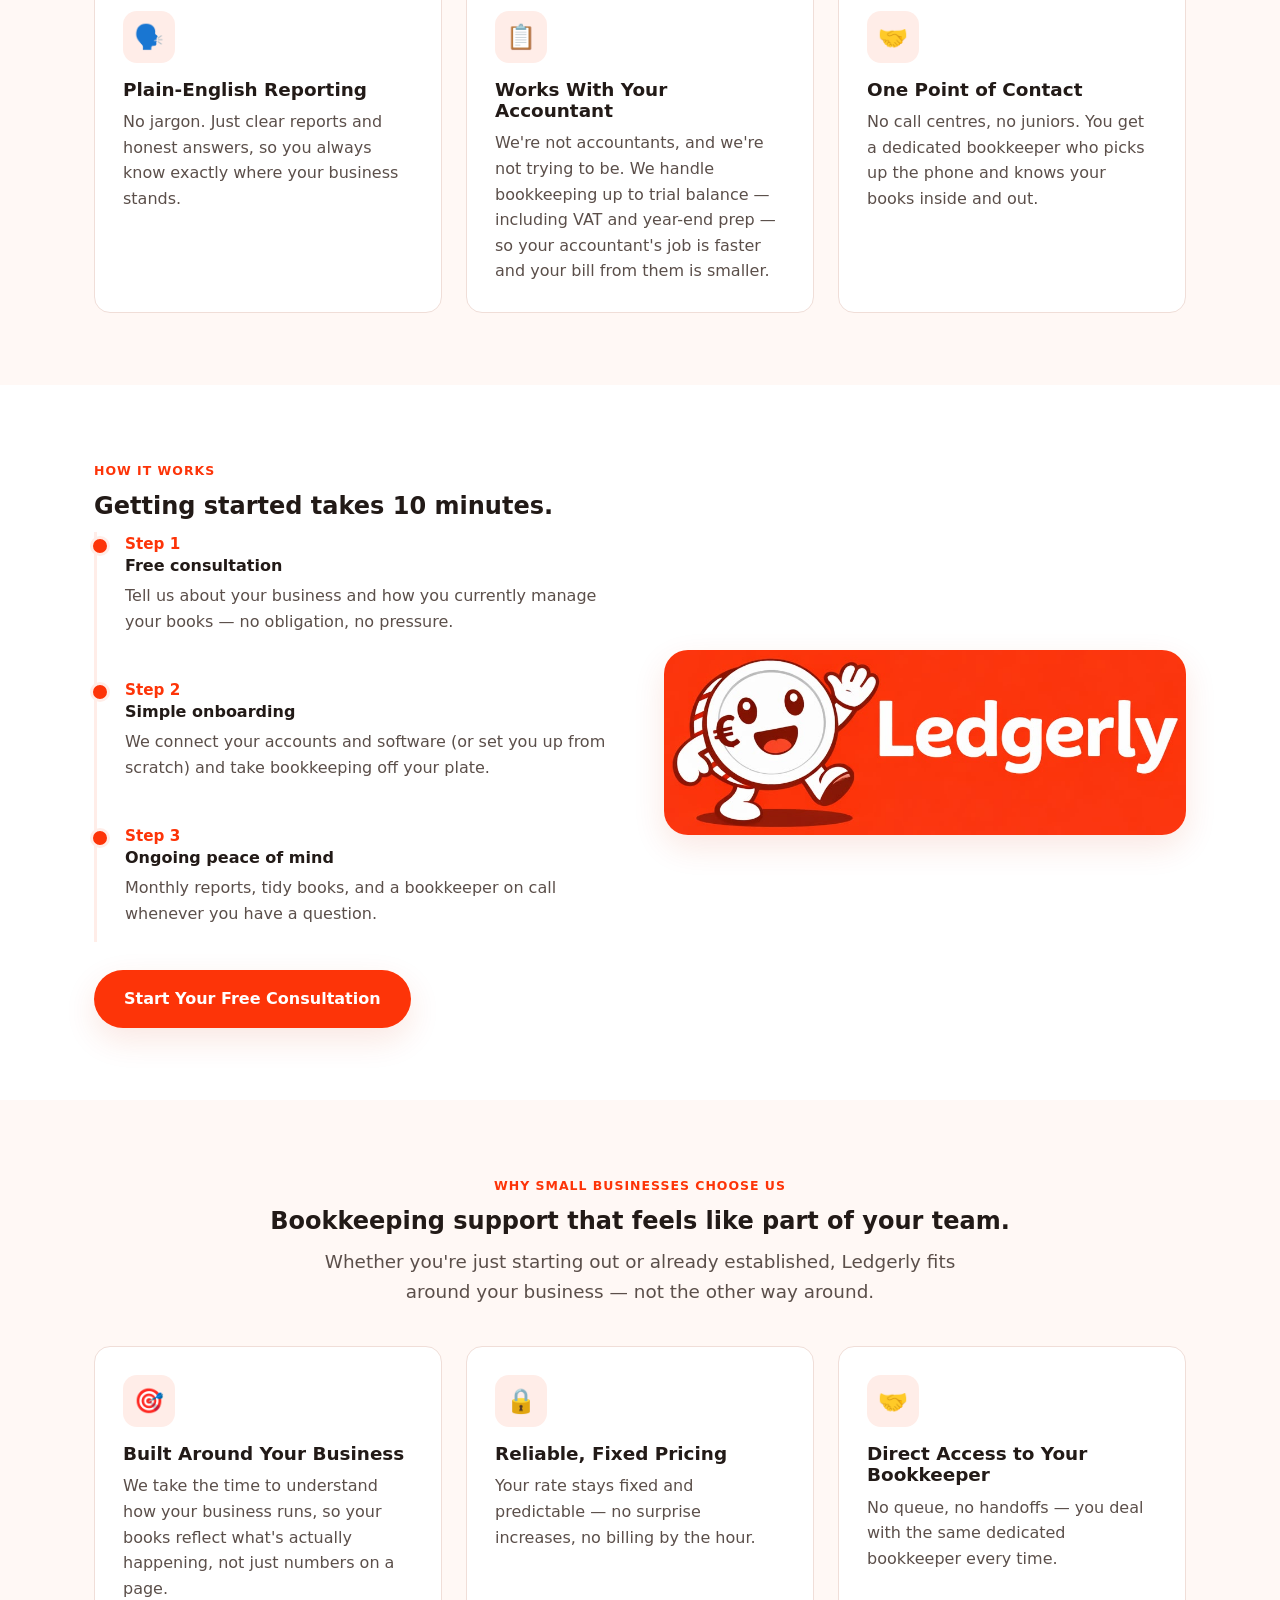
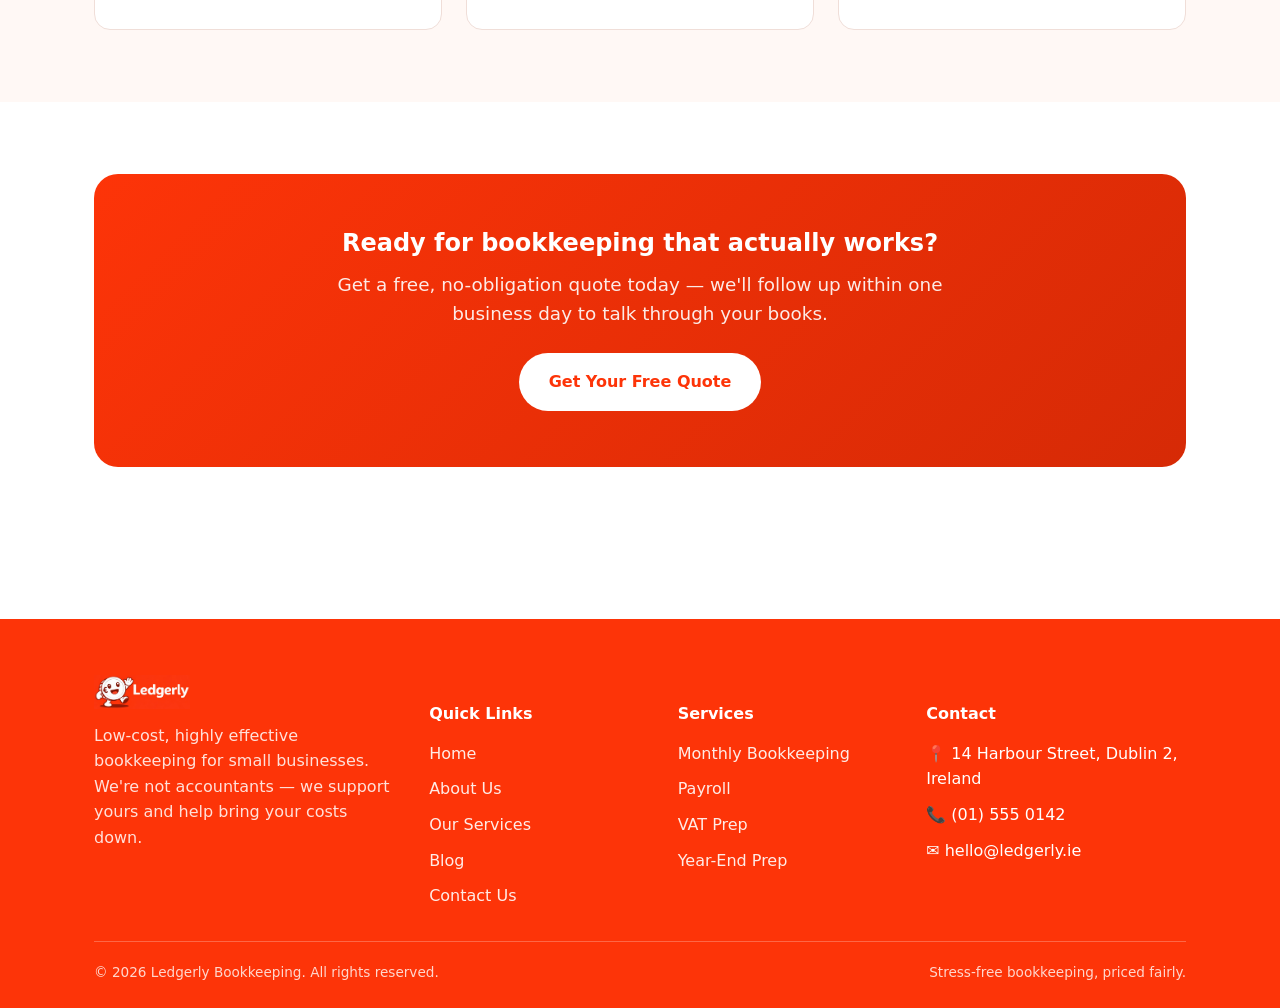
<file: index_1.html>
<!DOCTYPE html>
<html lang="en">
<head>
<meta charset="UTF-8">
<meta name="viewport" content="width=device-width, initial-scale=1.0">
<title>Ledgerly — Low-Cost, Highly Effective Bookkeeping</title>
<meta name="description" content="Ledgerly is a bookkeeping practice making small business books stress-free and easy to understand. Fixed, affordable pricing — no jargon, no surprises.">
<link rel="stylesheet" href="assets/style.css">
</head>
<body>

<header class="site-header">
  <div class="header-inner">
    <a href="index.html" class="brand">
      <img src="assets/logo-nav.png" alt="Ledgerly logo">
    </a>
    <nav class="main-nav">
      <ul>
        <li><a href="index.html" class="active">Home</a></li>
        <li><a href="about.html">About Us</a></li>
        <li><a href="services.html">Our Services</a></li>
        <li><a href="blog.html">Blog</a></li>
        <li><a href="contact.html">Contact Us</a></li>
      </ul>
    </nav>
    <div class="header-cta">
      <span class="header-phone">📞 (01) 555 0142</span>
      <a href="contact.html" class="btn btn-primary">Get a Free Quote</a>
      <button class="nav-toggle" aria-label="Toggle navigation" aria-expanded="false">☰</button>
    </div>
  </div>
</header>

<section class="hero">
  <div class="container">
    <div>
      <span class="eyebrow" style="color:#fff;">Trusted Bookkeeping Support</span>
      <h1>Bookkeeping that's low cost — without cutting corners.</h1>
      <p class="lead">Ledgerly keeps small business books accurate, tidy, and stress-free — with fixed monthly pricing, plain-English reporting, and a dedicated bookkeeper who actually knows your business. No jargon. No surprises.</p>
      <div class="hero-badges">
        <span class="hero-badge">😌 Stress-free bookkeeping</span>
        <span class="hero-badge">💶 Fixed, affordable pricing</span>
        <span class="hero-badge">⚡ Fast turnaround</span>
      </div>
      <div class="hero-actions">
        <a href="contact.html" class="btn btn-white">Get Your Free Quote</a>
        <a href="services.html" class="btn btn-outline" style="border-color:#fff;color:#fff;">View Our Services</a>
      </div>
    </div>
    <div class="hero-art">
      <img src="assets/logo-nav.png" alt="Ledgerly mascot">
    </div>
  </div>
</section>

<section class="section">
  <div class="container">
    <div class="grid grid-4">
      <div class="stat"><span class="num">1:1</span><span class="label">Personal Service, No Handoffs</span></div>
      <div class="stat"><span class="num">100%</span><span class="label">Fixed-Fee Pricing</span></div>
      <div class="stat"><span class="num">€50</span><span class="label">Plans Start From / Month</span></div>
      <div class="stat"><span class="num">24hr</span><span class="label">Average Response Time</span></div>
    </div>
  </div>
</section>

<section class="section section-alt">
  <div class="container">
    <div class="center" style="margin-bottom:44px;">
      <span class="eyebrow">Why Ledgerly</span>
      <h2>Low cost. Highly effective. Both at once.</h2>
      <p class="lead center">Most bookkeepers make you choose between a fair price and getting it right. We built Ledgerly to prove you don't have to.</p>
    </div>
    <div class="grid grid-3">
      <div class="card">
        <div class="icon">💶</div>
        <h3>Genuinely Affordable</h3>
        <p>Flat monthly plans from €50 — no hourly billing, no surprise invoices, no long-term contracts. You always know what you'll pay.</p>
      </div>
      <div class="card">
        <div class="icon">🎯</div>
        <h3>Accurate & Effective</h3>
        <p>Careful, hands-on bookkeeping means fewer errors, cleaner records, and books that hold up at tax time — every time.</p>
      </div>
      <div class="card">
        <div class="icon">⚡</div>
        <h3>Fast Turnaround</h3>
        <p>Monthly reconciliations delivered on time, every time, with a dedicated bookkeeper who actually knows your business.</p>
      </div>
      <div class="card">
        <div class="icon">🗣️</div>
        <h3>Plain-English Reporting</h3>
        <p>No jargon. Just clear reports and honest answers, so you always know exactly where your business stands.</p>
      </div>
      <div class="card">
        <div class="icon">📋</div>
        <h3>Works With Your Accountant</h3>
        <p>We're not accountants, and we're not trying to be. We handle bookkeeping up to trial balance — including VAT and year-end prep — so your accountant's job is faster and your bill from them is smaller.</p>
      </div>
      <div class="card">
        <div class="icon">🤝</div>
        <h3>One Point of Contact</h3>
        <p>No call centres, no juniors. You get a dedicated bookkeeper who picks up the phone and knows your books inside and out.</p>
      </div>
    </div>
  </div>
</section>

<section class="section">
  <div class="container">
    <div class="two-col">
      <div>
        <span class="eyebrow">How It Works</span>
        <h2>Getting started takes 10 minutes.</h2>
        <div class="timeline">
          <div class="timeline-item">
            <div class="year">Step 1</div>
            <h4>Free consultation</h4>
            <p>Tell us about your business and how you currently manage your books — no obligation, no pressure.</p>
          </div>
          <div class="timeline-item">
            <div class="year">Step 2</div>
            <h4>Simple onboarding</h4>
            <p>We connect your accounts and software (or set you up from scratch) and take bookkeeping off your plate.</p>
          </div>
          <div class="timeline-item">
            <div class="year">Step 3</div>
            <h4>Ongoing peace of mind</h4>
            <p>Monthly reports, tidy books, and a bookkeeper on call whenever you have a question.</p>
          </div>
        </div>
        <a href="contact.html" class="btn btn-primary" style="margin-top:28px;">Start Your Free Consultation</a>
      </div>
      <div>
        <img src="assets/logo-footer.png" alt="Ledgerly on orange background" style="border-radius:24px;box-shadow:var(--shadow);">
      </div>
    </div>
  </div>
</section>

<section class="section section-alt">
  <div class="container">
    <div class="center" style="margin-bottom:40px;">
      <span class="eyebrow">Why Small Businesses Choose Us</span>
      <h2>Bookkeeping support that feels like part of your team.</h2>
      <p class="lead center">Whether you're just starting out or already established, Ledgerly fits around your business — not the other way around.</p>
    </div>
    <div class="grid grid-3">
      <div class="card">
        <div class="icon">🎯</div>
        <h3>Built Around Your Business</h3>
        <p>We take the time to understand how your business runs, so your books reflect what's actually happening, not just numbers on a page.</p>
      </div>
      <div class="card">
        <div class="icon">🔒</div>
        <h3>Reliable, Fixed Pricing</h3>
        <p>Your rate stays fixed and predictable — no surprise increases, no billing by the hour.</p>
      </div>
      <div class="card">
        <div class="icon">🤝</div>
        <h3>Direct Access to Your Bookkeeper</h3>
        <p>No queue, no handoffs — you deal with the same dedicated bookkeeper every time.</p>
      </div>
    </div>
  </div>
</section>

<section class="section">
  <div class="container">
    <div class="cta-band">
      <h2>Ready for bookkeeping that actually works?</h2>
      <p class="lead center" style="margin:0 auto 24px;">Get a free, no-obligation quote today — we'll follow up within one business day to talk through your books.</p>
      <a href="contact.html" class="btn btn-white">Get Your Free Quote</a>
    </div>
  </div>
</section>

<footer class="site-footer">
  <div class="container">
    <div class="footer-grid">
      <div>
        <img src="assets/logo-footer.png" alt="Ledgerly logo">
        <p>Low-cost, highly effective bookkeeping for small businesses. We're not accountants — we support yours and help bring your costs down.</p>
      </div>
      <div>
        <h5>Quick Links</h5>
        <ul>
          <li><a href="index.html">Home</a></li>
          <li><a href="about.html">About Us</a></li>
          <li><a href="services.html">Our Services</a></li>
          <li><a href="blog.html">Blog</a></li>
          <li><a href="contact.html">Contact Us</a></li>
        </ul>
      </div>
      <div>
        <h5>Services</h5>
        <ul>
          <li><a href="services.html">Monthly Bookkeeping</a></li>
          <li><a href="services.html">Payroll</a></li>
          <li><a href="services.html">VAT Prep</a></li>
          <li><a href="services.html">Year-End Prep</a></li>
        </ul>
      </div>
      <div>
        <h5>Contact</h5>
        <ul>
          <li>📍 14 Harbour Street, Dublin 2, Ireland</li>
          <li>📞 (01) 555 0142</li>
          <li>✉️ hello@ledgerly.ie</li>
        </ul>
      </div>
    </div>
    <div class="footer-bottom">
      <span>© <span class="current-year">2026</span> Ledgerly Bookkeeping. All rights reserved.</span>
      <span>Stress-free bookkeeping, priced fairly.</span>
    </div>
  </div>
</footer>

<script src="assets/main.js"></script>
</body>
</html>
</file>
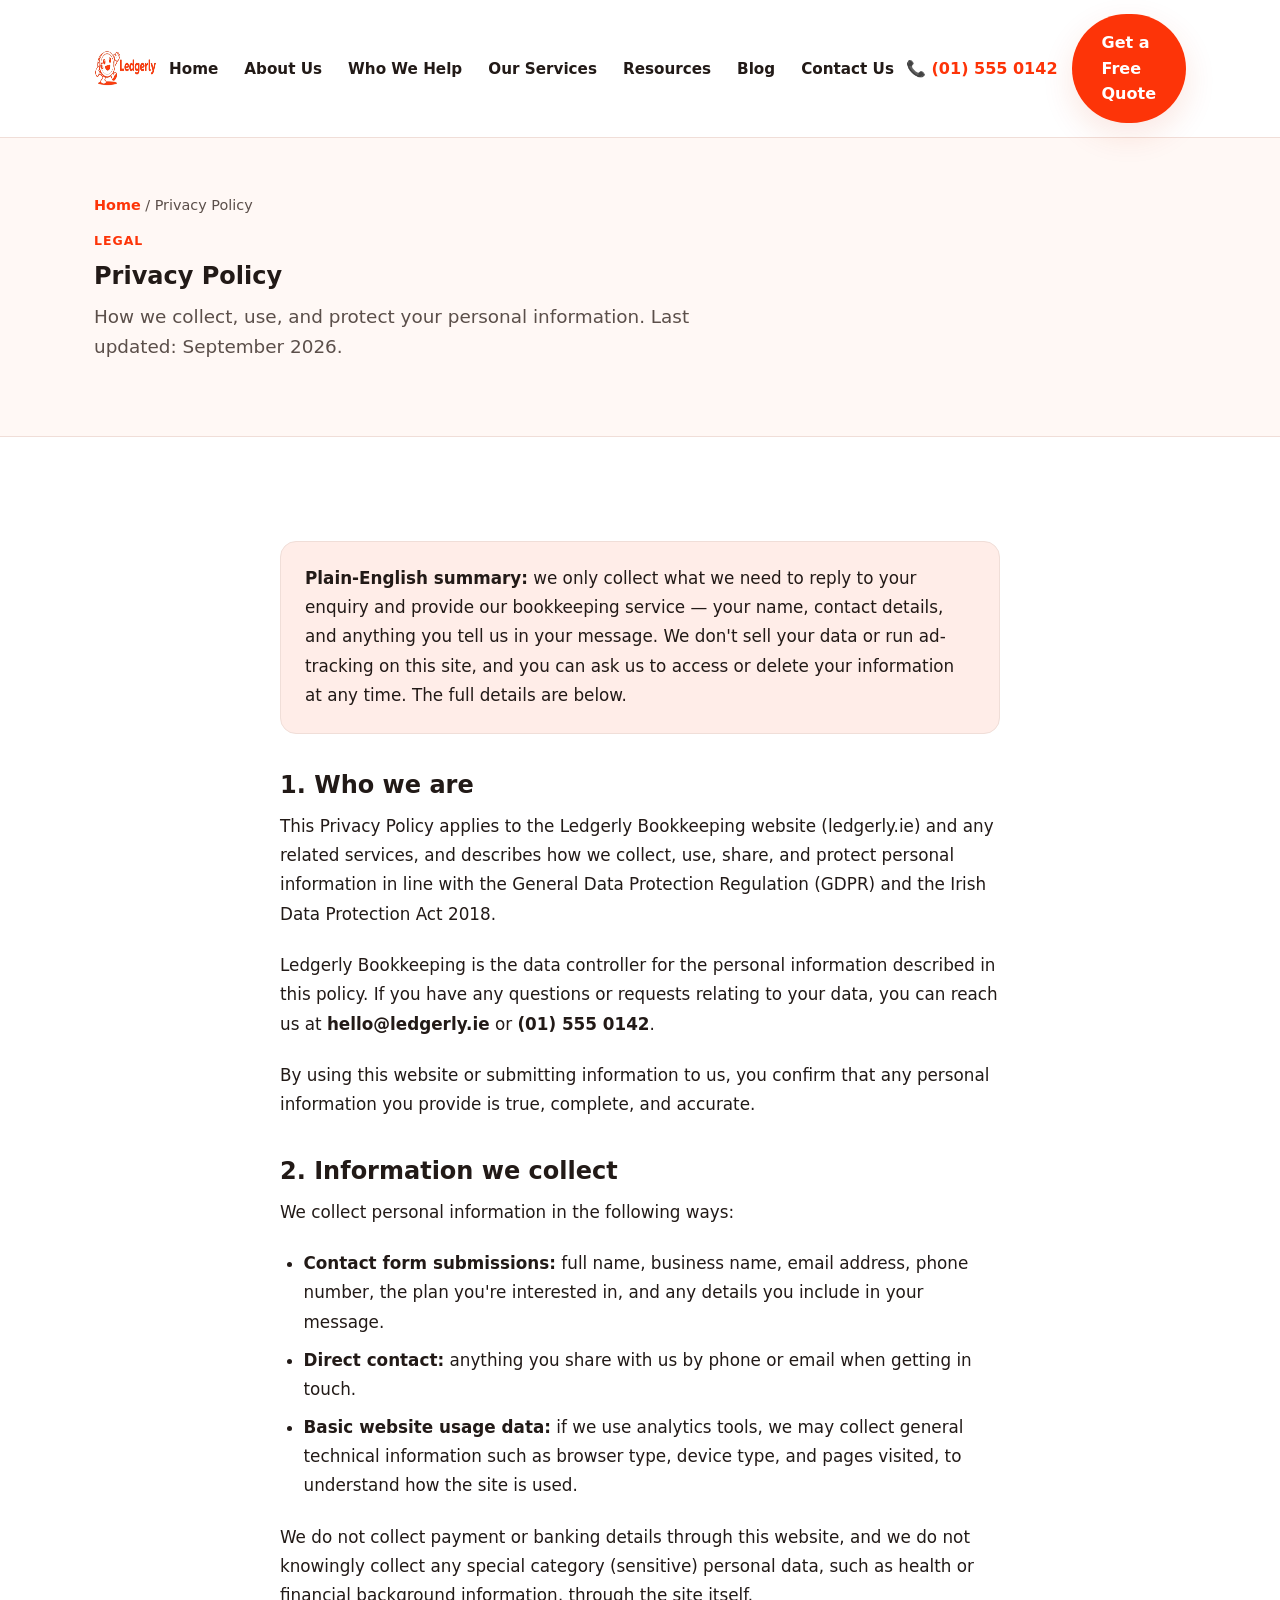
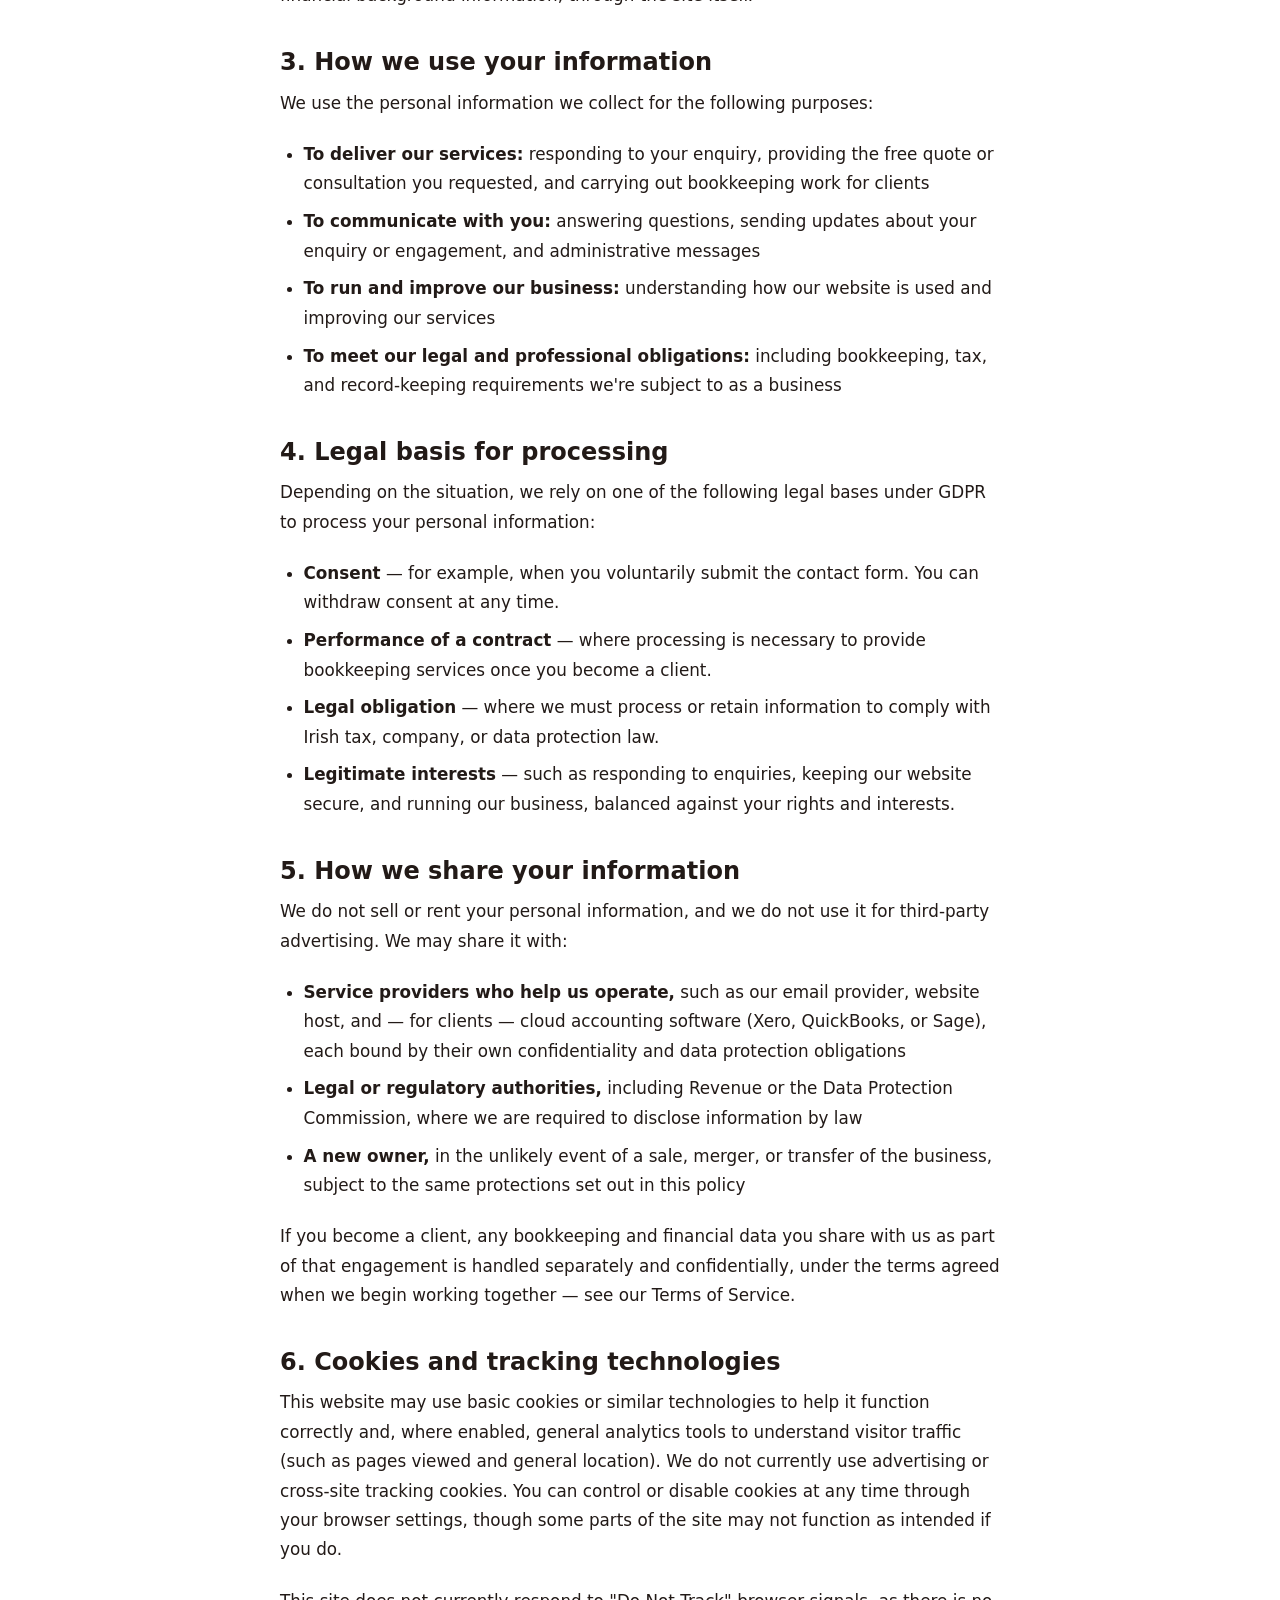
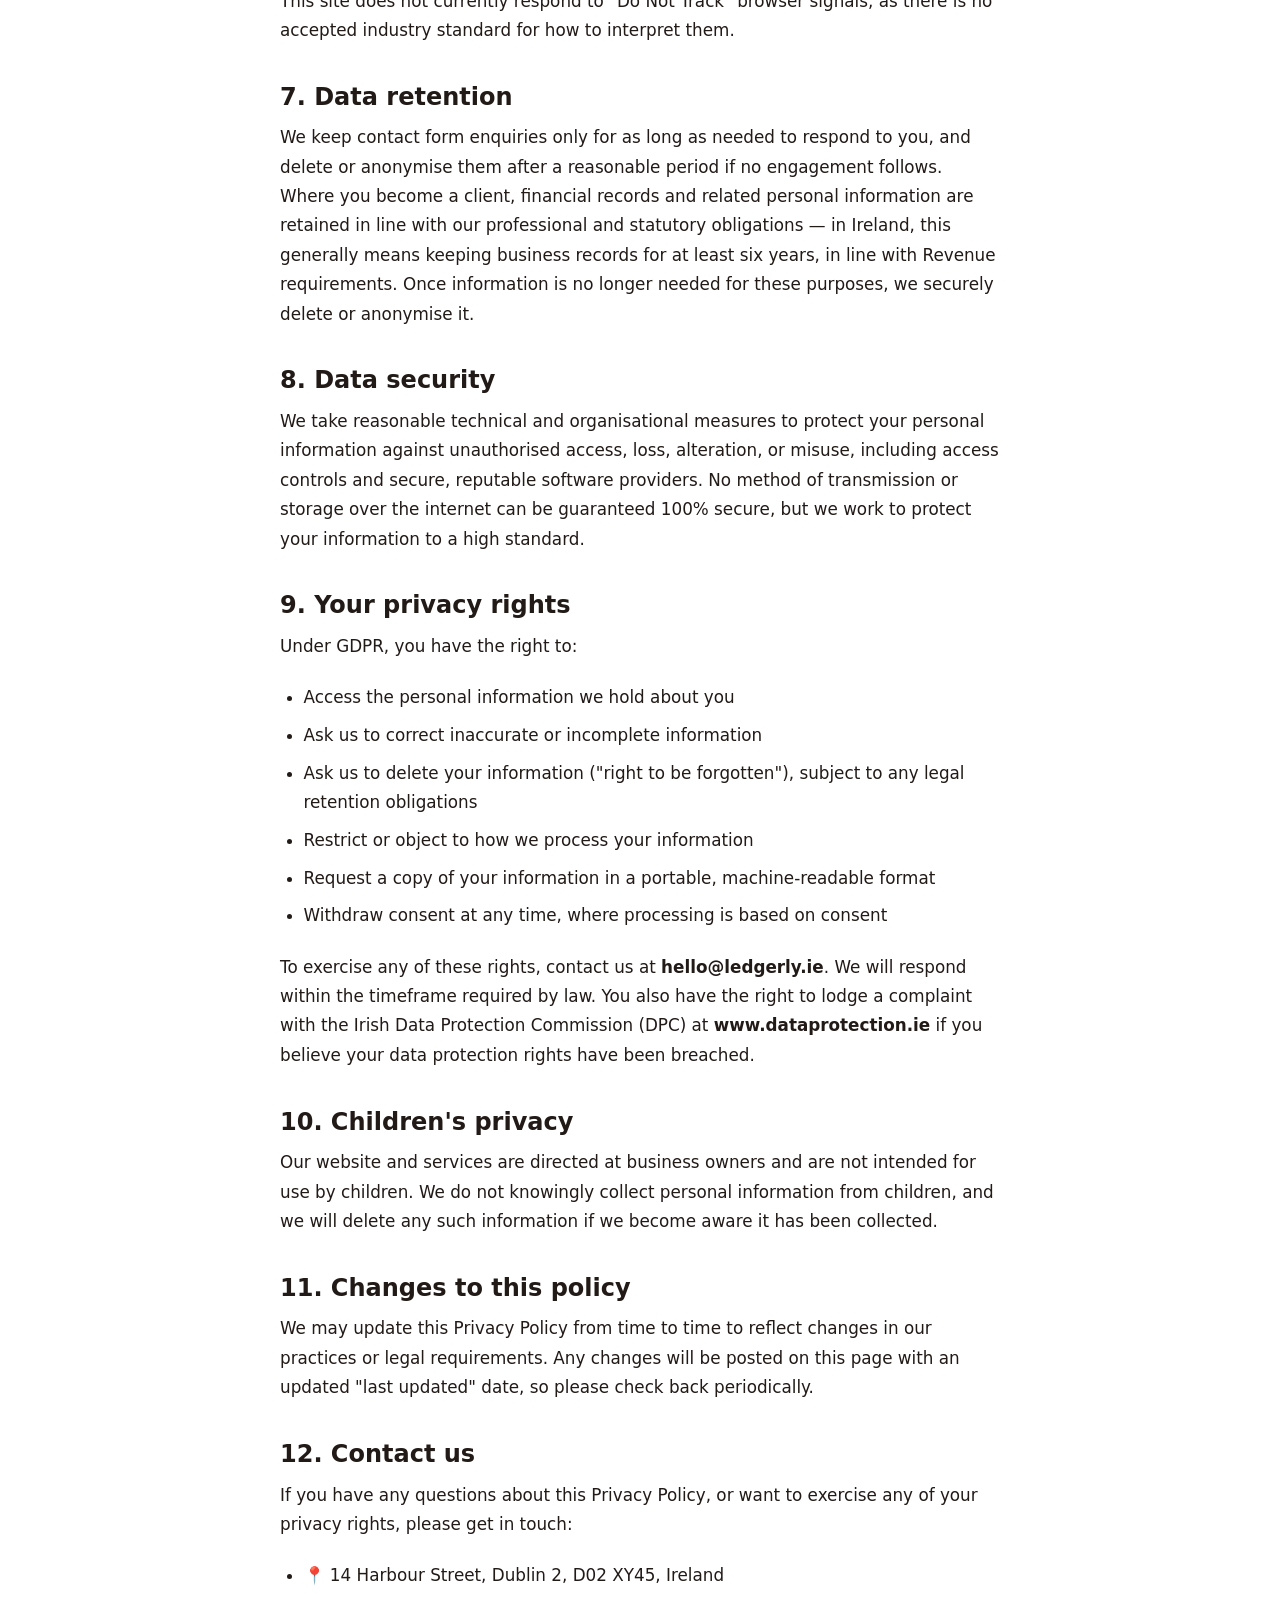
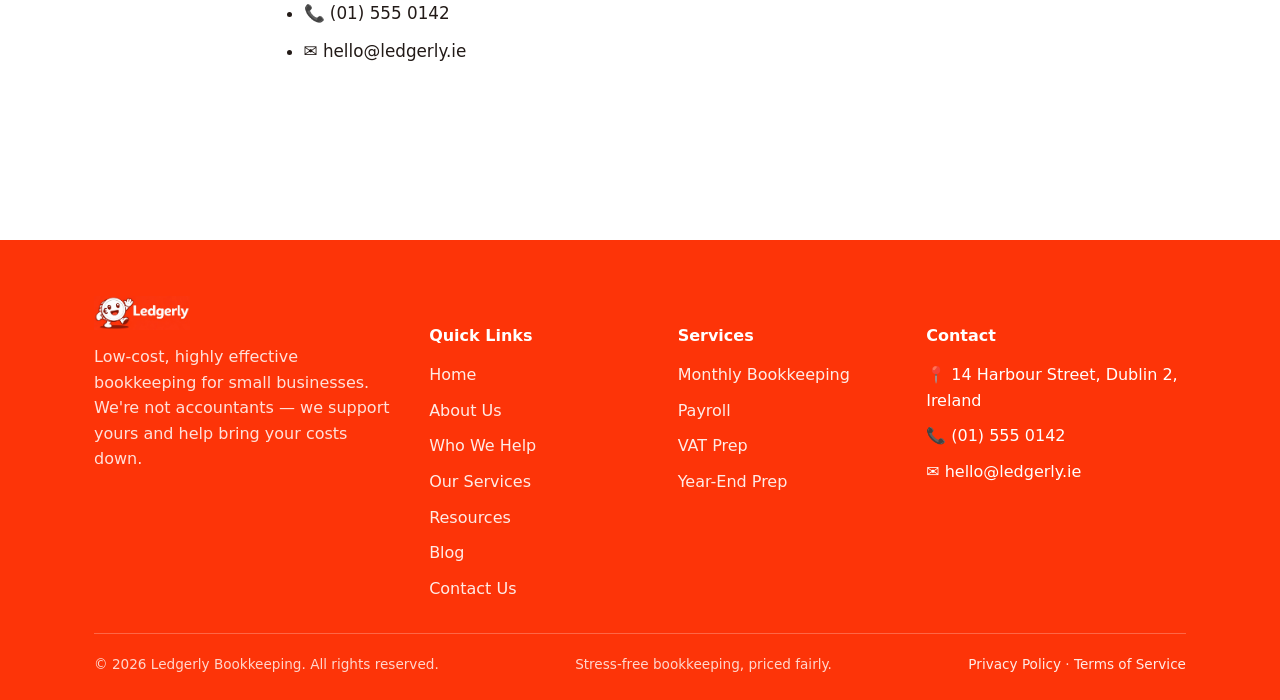
<file: privacy-policy.html>
<!DOCTYPE html>
<html lang="en">
<head>
<meta charset="UTF-8">
<meta name="viewport" content="width=device-width, initial-scale=1.0">
<title>Privacy Policy — Ledgerly Bookkeeping</title>
<meta name="description" content="How Ledgerly Bookkeeping collects, uses, and protects your personal information, in line with GDPR.">
<link rel="stylesheet" href="assets/style.css">
</head>
<body>

<header class="site-header">
  <div class="header-inner">
    <a href="index.html" class="brand">
      <img src="assets/logo-nav.png" alt="Ledgerly logo">
    </a>
    <nav class="main-nav">
      <ul>
        <li><a href="index.html">Home</a></li>
        <li><a href="about.html">About Us</a></li>
        <li><a href="who-we-help.html">Who We Help</a></li>
        <li><a href="services.html">Our Services</a></li>
        <li><a href="resources.html">Resources</a></li>
        <li><a href="blog.html">Blog</a></li>
        <li><a href="contact.html">Contact Us</a></li>
      </ul>
    </nav>
    <div class="header-cta">
      <span class="header-phone">📞 (01) 555 0142</span>
      <a href="contact.html" class="btn btn-primary">Get a Free Quote</a>
      <button class="nav-toggle" aria-label="Toggle navigation" aria-expanded="false">☰</button>
    </div>
  </div>
</header>

<section class="page-hero">
  <div class="container">
    <div class="breadcrumbs"><a href="index.html">Home</a> / Privacy Policy</div>
    <span class="eyebrow">Legal</span>
    <h1>Privacy Policy</h1>
    <p class="lead">How we collect, use, and protect your personal information. Last updated: September 2026.</p>
  </div>
</section>

<section class="section">
  <div class="container">
    <div class="article-body">

      <div class="article-callout">
        <p><strong>Plain-English summary:</strong> we only collect what we need to reply to your enquiry and provide our bookkeeping service — your name, contact details, and anything you tell us in your message. We don't sell your data or run ad-tracking on this site, and you can ask us to access or delete your information at any time. The full details are below.</p>
      </div>

      <h2>1. Who we are</h2>
      <p>This Privacy Policy applies to the Ledgerly Bookkeeping website (ledgerly.ie) and any related services, and describes how we collect, use, share, and protect personal information in line with the General Data Protection Regulation (GDPR) and the Irish Data Protection Act 2018.</p>
      <p>Ledgerly Bookkeeping is the data controller for the personal information described in this policy. If you have any questions or requests relating to your data, you can reach us at <strong>hello@ledgerly.ie</strong> or <strong>(01) 555 0142</strong>.</p>
      <p>By using this website or submitting information to us, you confirm that any personal information you provide is true, complete, and accurate.</p>

      <h2>2. Information we collect</h2>
      <p>We collect personal information in the following ways:</p>
      <ul>
        <li><strong>Contact form submissions:</strong> full name, business name, email address, phone number, the plan you're interested in, and any details you include in your message.</li>
        <li><strong>Direct contact:</strong> anything you share with us by phone or email when getting in touch.</li>
        <li><strong>Basic website usage data:</strong> if we use analytics tools, we may collect general technical information such as browser type, device type, and pages visited, to understand how the site is used.</li>
      </ul>
      <p>We do not collect payment or banking details through this website, and we do not knowingly collect any special category (sensitive) personal data, such as health or financial background information, through the site itself.</p>

      <h2>3. How we use your information</h2>
      <p>We use the personal information we collect for the following purposes:</p>
      <ul>
        <li><strong>To deliver our services:</strong> responding to your enquiry, providing the free quote or consultation you requested, and carrying out bookkeeping work for clients</li>
        <li><strong>To communicate with you:</strong> answering questions, sending updates about your enquiry or engagement, and administrative messages</li>
        <li><strong>To run and improve our business:</strong> understanding how our website is used and improving our services</li>
        <li><strong>To meet our legal and professional obligations:</strong> including bookkeeping, tax, and record-keeping requirements we're subject to as a business</li>
      </ul>

      <h2>4. Legal basis for processing</h2>
      <p>Depending on the situation, we rely on one of the following legal bases under GDPR to process your personal information:</p>
      <ul>
        <li><strong>Consent</strong> — for example, when you voluntarily submit the contact form. You can withdraw consent at any time.</li>
        <li><strong>Performance of a contract</strong> — where processing is necessary to provide bookkeeping services once you become a client.</li>
        <li><strong>Legal obligation</strong> — where we must process or retain information to comply with Irish tax, company, or data protection law.</li>
        <li><strong>Legitimate interests</strong> — such as responding to enquiries, keeping our website secure, and running our business, balanced against your rights and interests.</li>
      </ul>

      <h2>5. How we share your information</h2>
      <p>We do not sell or rent your personal information, and we do not use it for third-party advertising. We may share it with:</p>
      <ul>
        <li><strong>Service providers who help us operate,</strong> such as our email provider, website host, and — for clients — cloud accounting software (Xero, QuickBooks, or Sage), each bound by their own confidentiality and data protection obligations</li>
        <li><strong>Legal or regulatory authorities,</strong> including Revenue or the Data Protection Commission, where we are required to disclose information by law</li>
        <li><strong>A new owner,</strong> in the unlikely event of a sale, merger, or transfer of the business, subject to the same protections set out in this policy</li>
      </ul>
      <p>If you become a client, any bookkeeping and financial data you share with us as part of that engagement is handled separately and confidentially, under the terms agreed when we begin working together — see our <a href="terms.html">Terms of Service</a>.</p>

      <h2>6. Cookies and tracking technologies</h2>
      <p>This website may use basic cookies or similar technologies to help it function correctly and, where enabled, general analytics tools to understand visitor traffic (such as pages viewed and general location). We do not currently use advertising or cross-site tracking cookies. You can control or disable cookies at any time through your browser settings, though some parts of the site may not function as intended if you do.</p>
      <p>This site does not currently respond to "Do Not Track" browser signals, as there is no accepted industry standard for how to interpret them.</p>

      <h2>7. Data retention</h2>
      <p>We keep contact form enquiries only for as long as needed to respond to you, and delete or anonymise them after a reasonable period if no engagement follows. Where you become a client, financial records and related personal information are retained in line with our professional and statutory obligations — in Ireland, this generally means keeping business records for at least six years, in line with Revenue requirements. Once information is no longer needed for these purposes, we securely delete or anonymise it.</p>

      <h2>8. Data security</h2>
      <p>We take reasonable technical and organisational measures to protect your personal information against unauthorised access, loss, alteration, or misuse, including access controls and secure, reputable software providers. No method of transmission or storage over the internet can be guaranteed 100% secure, but we work to protect your information to a high standard.</p>

      <h2>9. Your privacy rights</h2>
      <p>Under GDPR, you have the right to:</p>
      <ul>
        <li>Access the personal information we hold about you</li>
        <li>Ask us to correct inaccurate or incomplete information</li>
        <li>Ask us to delete your information ("right to be forgotten"), subject to any legal retention obligations</li>
        <li>Restrict or object to how we process your information</li>
        <li>Request a copy of your information in a portable, machine-readable format</li>
        <li>Withdraw consent at any time, where processing is based on consent</li>
      </ul>
      <p>To exercise any of these rights, contact us at <strong>hello@ledgerly.ie</strong>. We will respond within the timeframe required by law. You also have the right to lodge a complaint with the Irish Data Protection Commission (DPC) at <strong>www.dataprotection.ie</strong> if you believe your data protection rights have been breached.</p>

      <h2>10. Children's privacy</h2>
      <p>Our website and services are directed at business owners and are not intended for use by children. We do not knowingly collect personal information from children, and we will delete any such information if we become aware it has been collected.</p>

      <h2>11. Changes to this policy</h2>
      <p>We may update this Privacy Policy from time to time to reflect changes in our practices or legal requirements. Any changes will be posted on this page with an updated "last updated" date, so please check back periodically.</p>

      <h2>12. Contact us</h2>
      <p>If you have any questions about this Privacy Policy, or want to exercise any of your privacy rights, please get in touch:</p>
      <ul>
        <li>📍 14 Harbour Street, Dublin 2, D02 XY45, Ireland</li>
        <li>📞 (01) 555 0142</li>
        <li>✉️ hello@ledgerly.ie</li>
      </ul>

    </div>
  </div>
</section>

<footer class="site-footer">
  <div class="container">
    <div class="footer-grid">
      <div>
        <img src="assets/logo-footer.png" alt="Ledgerly logo">
        <p>Low-cost, highly effective bookkeeping for small businesses. We're not accountants — we support yours and help bring your costs down.</p>
      </div>
      <div>
        <h5>Quick Links</h5>
        <ul>
          <li><a href="index.html">Home</a></li>
          <li><a href="about.html">About Us</a></li>
          <li><a href="who-we-help.html">Who We Help</a></li>
          <li><a href="services.html">Our Services</a></li>
          <li><a href="resources.html">Resources</a></li>
          <li><a href="blog.html">Blog</a></li>
          <li><a href="contact.html">Contact Us</a></li>
        </ul>
      </div>
      <div>
        <h5>Services</h5>
        <ul>
          <li><a href="services.html">Monthly Bookkeeping</a></li>
          <li><a href="services.html">Payroll</a></li>
          <li><a href="services.html">VAT Prep</a></li>
          <li><a href="services.html">Year-End Prep</a></li>
        </ul>
      </div>
      <div>
        <h5>Contact</h5>
        <ul>
          <li>📍 14 Harbour Street, Dublin 2, Ireland</li>
          <li>📞 (01) 555 0142</li>
          <li>✉️ hello@ledgerly.ie</li>
        </ul>
      </div>
    </div>
    <div class="footer-bottom">
      <span>© <span class="current-year">2026</span> Ledgerly Bookkeeping. All rights reserved.</span>
      <span>Stress-free bookkeeping, priced fairly.</span>
      <span><a href="privacy-policy.html">Privacy Policy</a> · <a href="terms.html">Terms of Service</a></span>
    </div>
  </div>
</footer>

<script src="assets/main.js"></script>
</body>
</html>
</file>
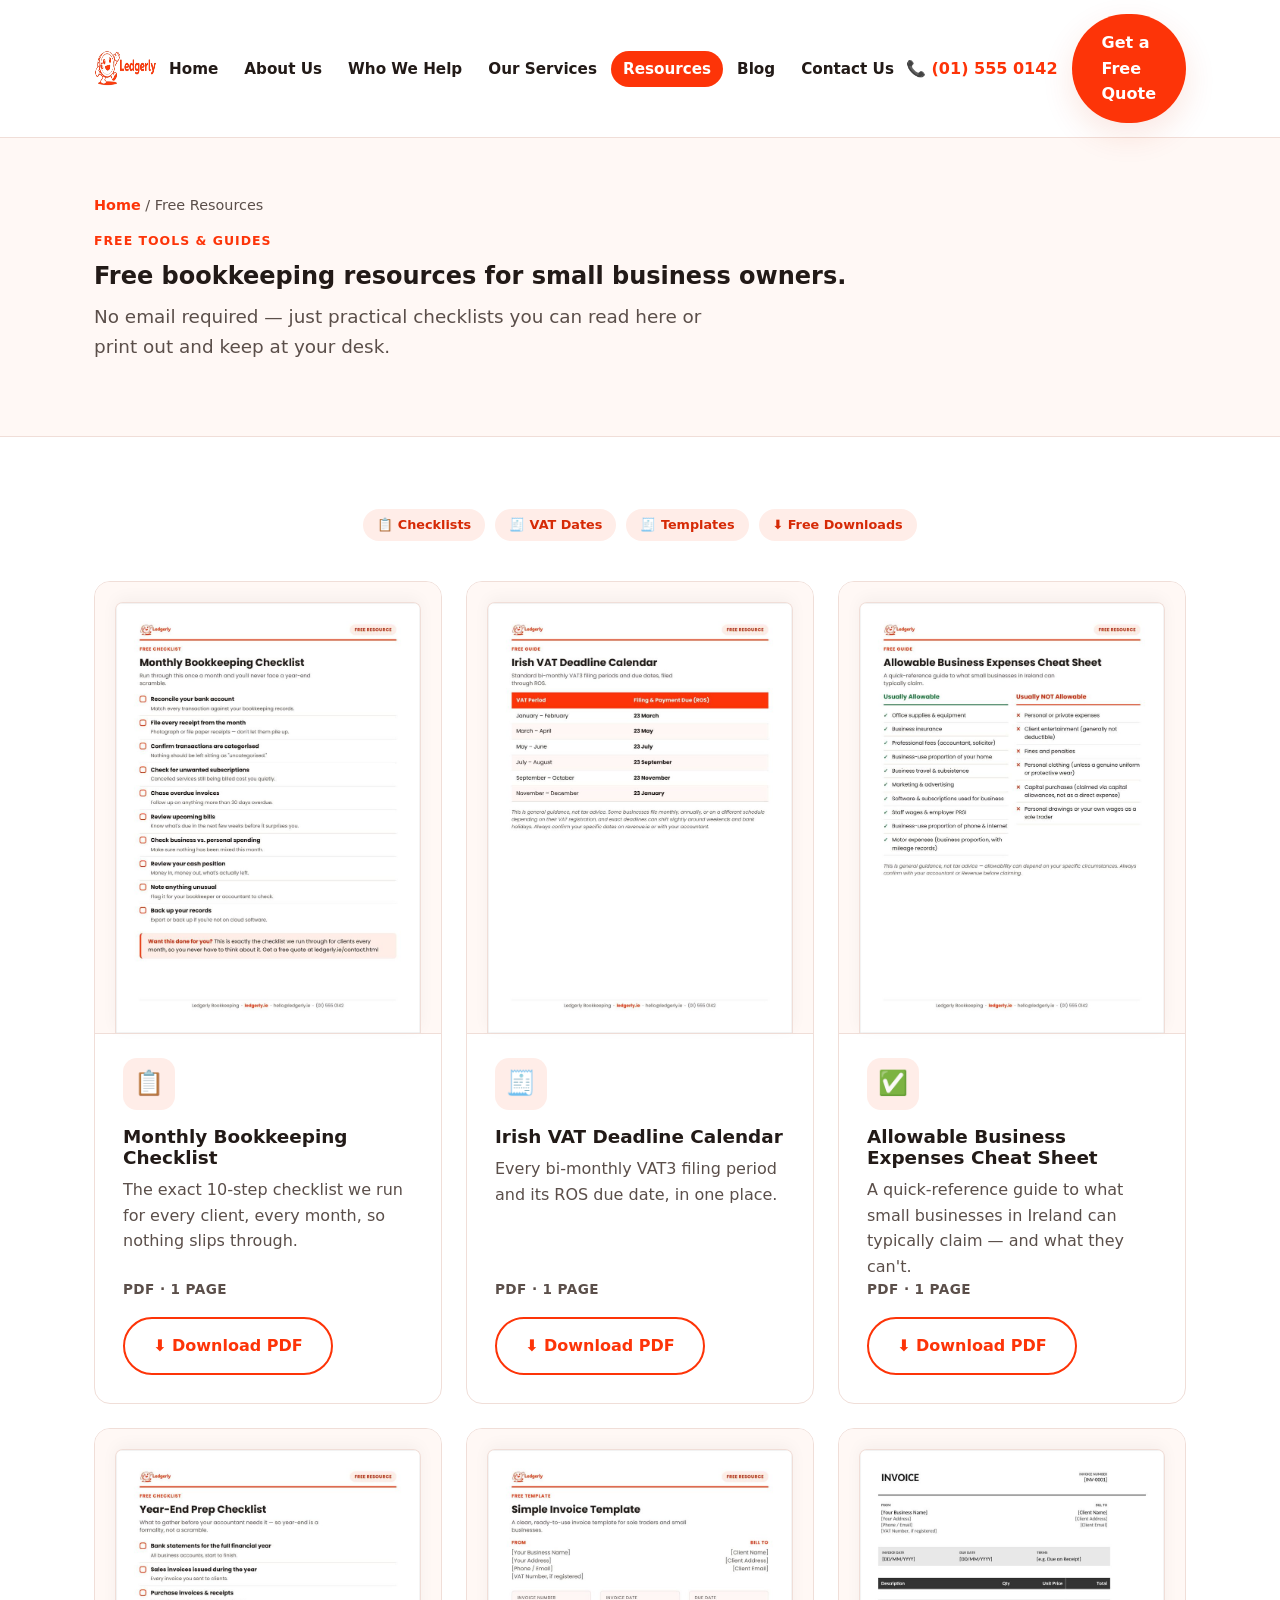
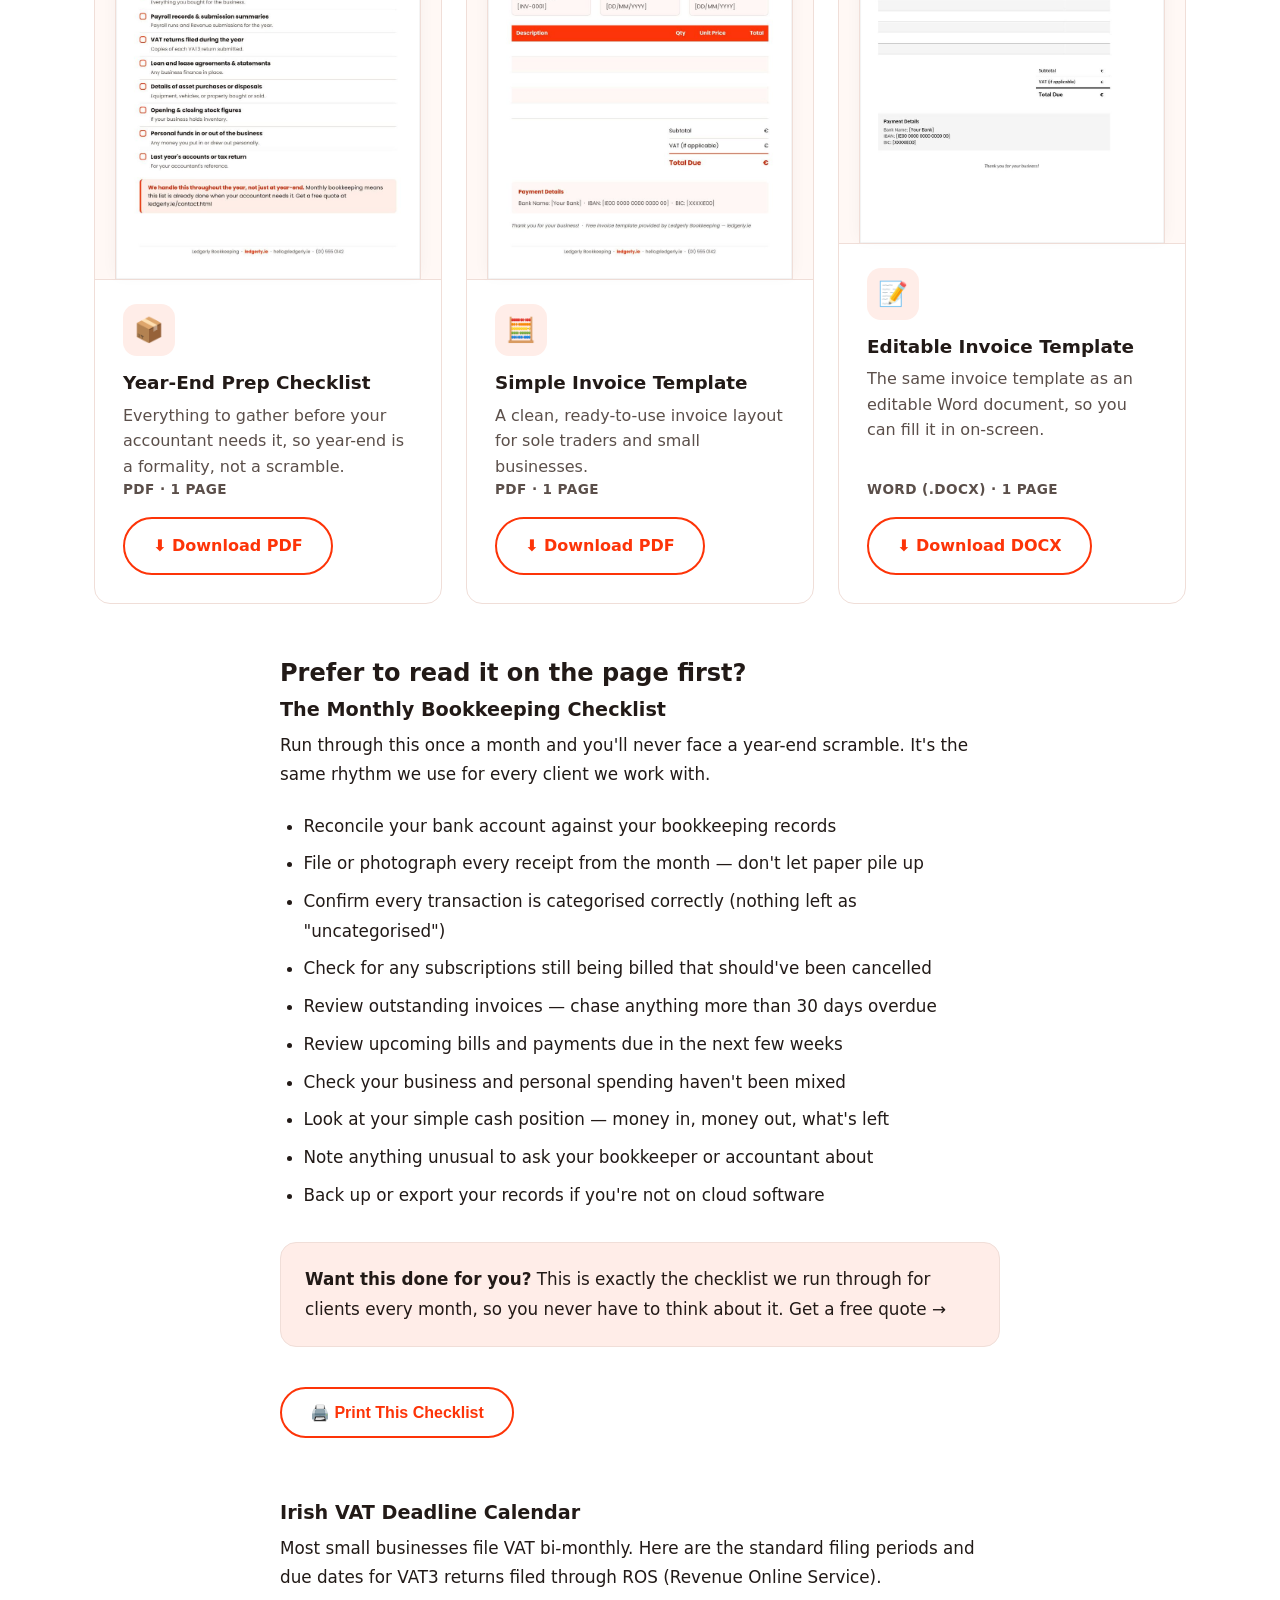
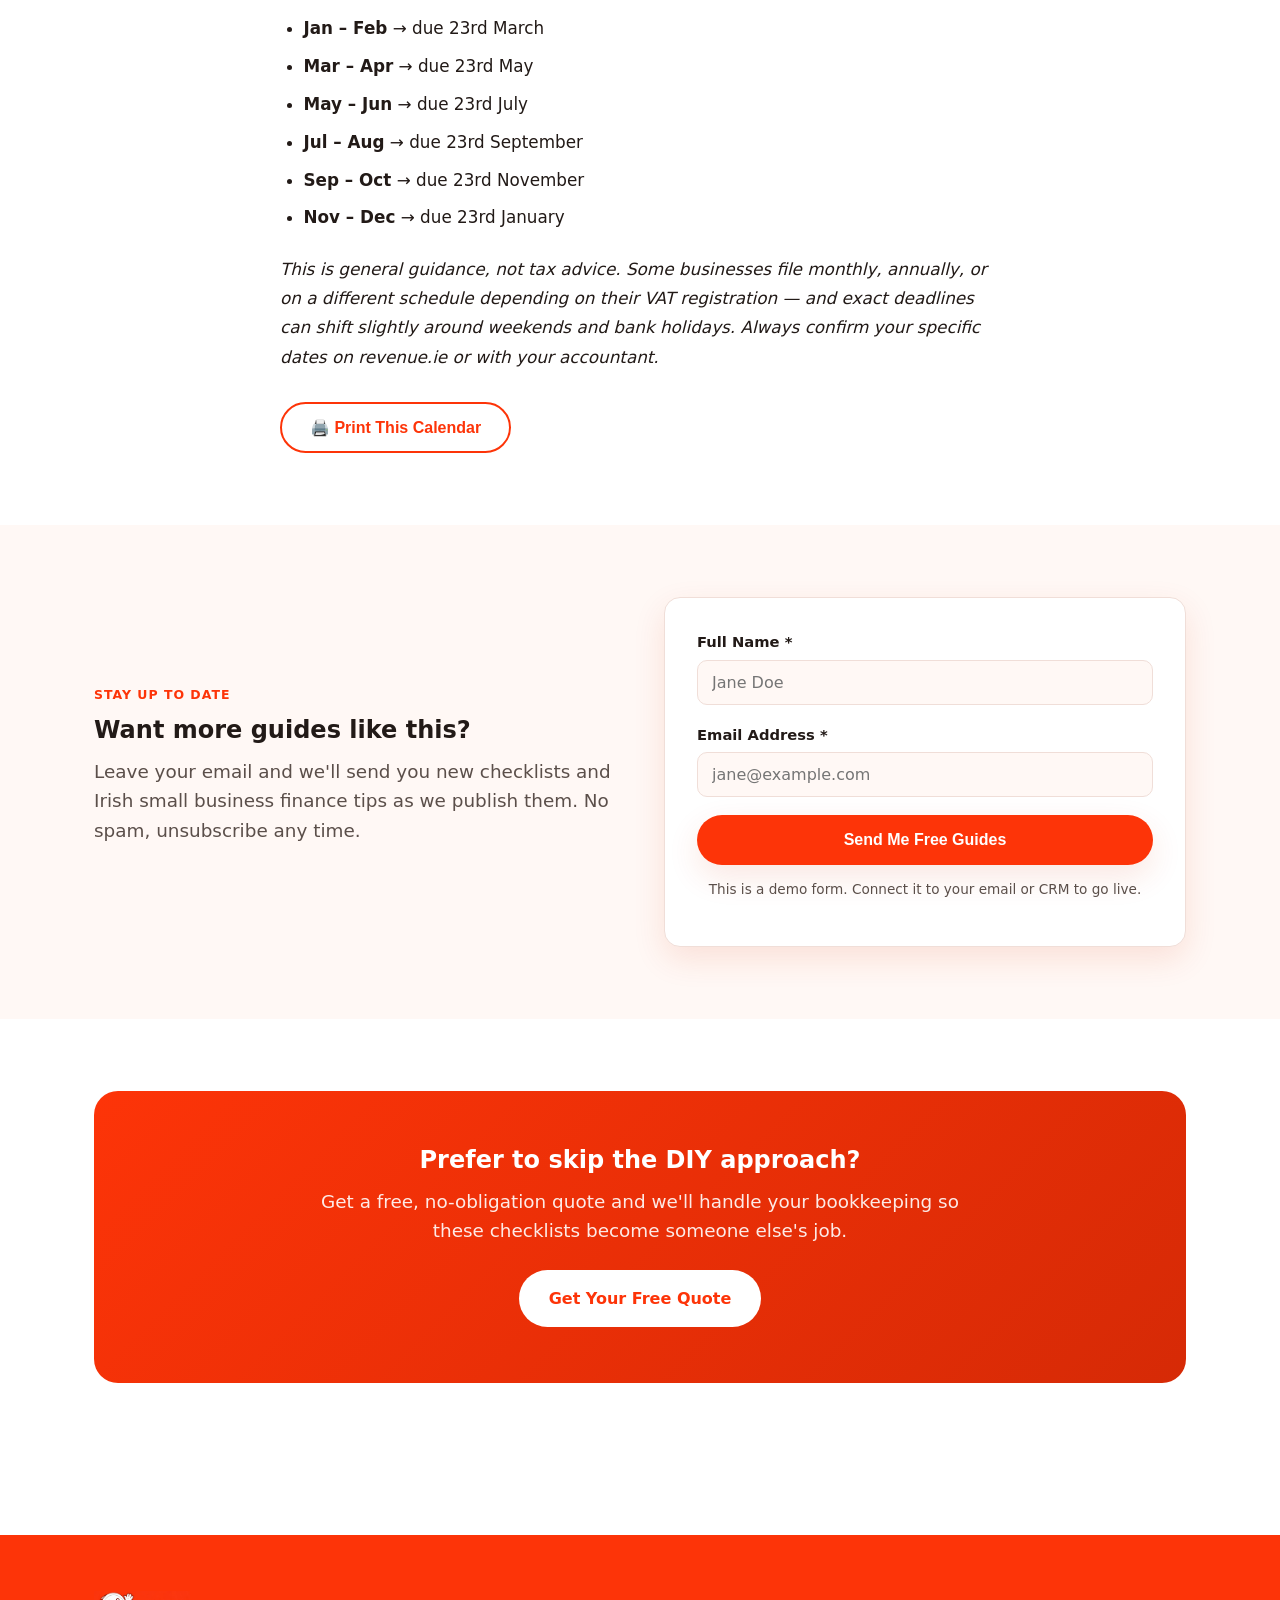
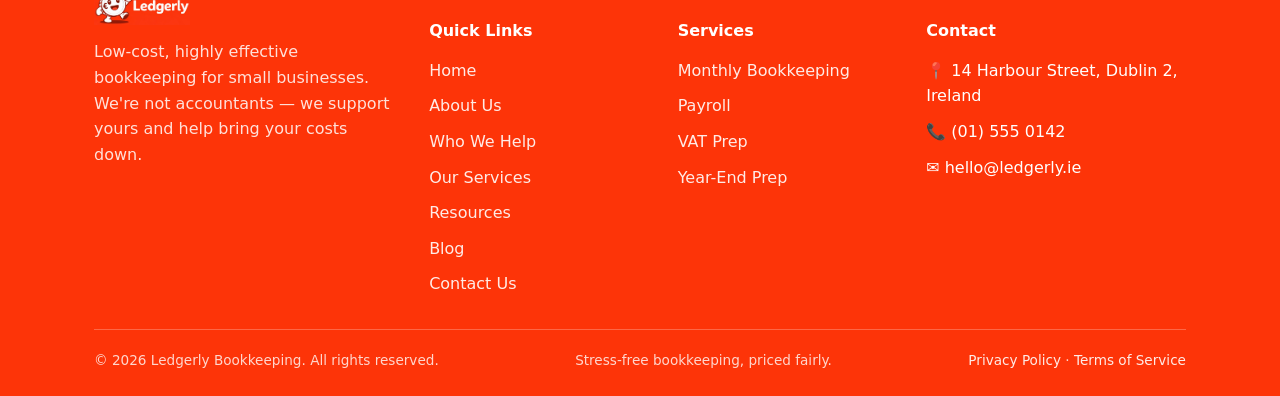
<file: resources.html>
<!DOCTYPE html>
<html lang="en">
<head>
<meta charset="UTF-8">
<meta name="viewport" content="width=device-width, initial-scale=1.0">
<title>Free Bookkeeping Resources — Ledgerly Bookkeeping</title>
<meta name="description" content="Free downloadable checklists and guides to help small business owners in Ireland stay on top of their bookkeeping and VAT deadlines.">
<link rel="stylesheet" href="assets/style.css">
<style>
  /* Print-friendly view for the checklists on this page */
  @media print {
    .site-header, .site-footer, .page-hero .btn, .no-print, .cta-band { display: none !important; }
    .article-body { max-width: 100% !important; }
    body { background: #fff; }
  }
  /* Download cards */
  .download-card{display:flex;flex-direction:column;height:100%;padding:0;overflow:hidden;}
  .download-card .preview-wrap{background:var(--cream);border-bottom:1px solid var(--line);padding:20px 20px 0;}
  .download-card .preview-wrap img{width:100%;display:block;border:1px solid var(--line);border-radius:8px 8px 0 0;border-bottom:none;box-shadow:0 -4px 16px rgba(0,0,0,.04);}
  .download-card .card-body{padding:24px 28px 28px;display:flex;flex-direction:column;flex-grow:1;}
  .download-card p{flex-grow:1;}
  .file-meta{color:var(--ink-soft);font-size:.85rem;font-weight:700;text-transform:uppercase;letter-spacing:.03em;margin-bottom:16px;}
  .download-card .btn{align-self:flex-start;}
</style>
</head>
<body>

<header class="site-header">
  <div class="header-inner">
    <a href="index.html" class="brand">
      <img src="assets/logo-nav.png" alt="Ledgerly logo">
    </a>
    <nav class="main-nav">
      <ul>
        <li><a href="index.html">Home</a></li>
        <li><a href="about.html">About Us</a></li>
        <li><a href="who-we-help.html">Who We Help</a></li>
        <li><a href="services.html">Our Services</a></li>
        <li><a href="resources.html" class="active">Resources</a></li>
        <li><a href="blog.html">Blog</a></li>
        <li><a href="contact.html">Contact Us</a></li>
      </ul>
    </nav>
    <div class="header-cta">
      <span class="header-phone">📞 (01) 555 0142</span>
      <a href="contact.html" class="btn btn-primary">Get a Free Quote</a>
      <button class="nav-toggle" aria-label="Toggle navigation" aria-expanded="false">☰</button>
    </div>
  </div>
</header>

<section class="page-hero">
  <div class="container">
    <div class="breadcrumbs"><a href="index.html">Home</a> / Free Resources</div>
    <span class="eyebrow">Free Tools & Guides</span>
    <h1>Free bookkeeping resources for small business owners.</h1>
    <p class="lead">No email required — just practical checklists you can read here or print out and keep at your desk.</p>
  </div>
</section>

<section class="section">
  <div class="container">
    <div class="tag-row center" style="justify-content:center;">
      <span class="tag">📋 Checklists</span>
      <span class="tag">🧾 VAT Dates</span>
      <span class="tag">🧾 Templates</span>
      <span class="tag">⬇️ Free Downloads</span>
    </div>

    <div class="grid grid-3" style="margin-top:40px;">

      <div class="card download-card">
        <div class="preview-wrap">
          <img src="assets/previews/monthly-bookkeeping-checklist-preview.jpg" alt="Preview of the Monthly Bookkeeping Checklist" loading="lazy">
        </div>
        <div class="card-body">
          <div class="icon">📋</div>
          <h3>Monthly Bookkeeping Checklist</h3>
          <p>The exact 10-step checklist we run for every client, every month, so nothing slips through.</p>
          <div class="file-meta">PDF · 1 page</div>
          <a href="downloads/monthly-bookkeeping-checklist.pdf" download class="btn btn-outline">⬇ Download PDF</a>
        </div>
      </div>

      <div class="card download-card">
        <div class="preview-wrap">
          <img src="assets/previews/irish-vat-deadline-calendar-preview.jpg" alt="Preview of the Irish VAT Deadline Calendar" loading="lazy">
        </div>
        <div class="card-body">
          <div class="icon">🧾</div>
          <h3>Irish VAT Deadline Calendar</h3>
          <p>Every bi-monthly VAT3 filing period and its ROS due date, in one place.</p>
          <div class="file-meta">PDF · 1 page</div>
          <a href="downloads/irish-vat-deadline-calendar.pdf" download class="btn btn-outline">⬇ Download PDF</a>
        </div>
      </div>

      <div class="card download-card">
        <div class="preview-wrap">
          <img src="assets/previews/allowable-business-expenses-cheat-sheet-preview.jpg" alt="Preview of the Allowable Business Expenses Cheat Sheet" loading="lazy">
        </div>
        <div class="card-body">
          <div class="icon">✅</div>
          <h3>Allowable Business Expenses Cheat Sheet</h3>
          <p>A quick-reference guide to what small businesses in Ireland can typically claim — and what they can't.</p>
          <div class="file-meta">PDF · 1 page</div>
          <a href="downloads/allowable-business-expenses-cheat-sheet.pdf" download class="btn btn-outline">⬇ Download PDF</a>
        </div>
      </div>

      <div class="card download-card">
        <div class="preview-wrap">
          <img src="assets/previews/year-end-prep-checklist-preview.jpg" alt="Preview of the Year-End Prep Checklist" loading="lazy">
        </div>
        <div class="card-body">
          <div class="icon">📦</div>
          <h3>Year-End Prep Checklist</h3>
          <p>Everything to gather before your accountant needs it, so year-end is a formality, not a scramble.</p>
          <div class="file-meta">PDF · 1 page</div>
          <a href="downloads/year-end-prep-checklist.pdf" download class="btn btn-outline">⬇ Download PDF</a>
        </div>
      </div>

      <div class="card download-card">
        <div class="preview-wrap">
          <img src="assets/previews/simple-invoice-template-preview.jpg" alt="Preview of the Simple Invoice Template" loading="lazy">
        </div>
        <div class="card-body">
          <div class="icon">🧮</div>
          <h3>Simple Invoice Template</h3>
          <p>A clean, ready-to-use invoice layout for sole traders and small businesses.</p>
          <div class="file-meta">PDF · 1 page</div>
          <a href="downloads/simple-invoice-template.pdf" download class="btn btn-outline">⬇ Download PDF</a>
        </div>
      </div>

      <div class="card download-card">
        <div class="preview-wrap">
          <img src="assets/previews/invoice-template-preview.jpg" alt="Preview of the editable Word invoice template" loading="lazy">
        </div>
        <div class="card-body">
          <div class="icon">📝</div>
          <h3>Editable Invoice Template</h3>
          <p>The same invoice template as an editable Word document, so you can fill it in on-screen.</p>
          <div class="file-meta">Word (.docx) · 1 page</div>
          <a href="downloads/invoice-template.docx" download class="btn btn-outline">⬇ Download DOCX</a>
        </div>
      </div>

    </div>

    <div class="article-body" style="margin-top:56px;">

      <h2>Prefer to read it on the page first?</h2>
      <h3 style="margin-top:8px;">The Monthly Bookkeeping Checklist</h3>
      <p>Run through this once a month and you'll never face a year-end scramble. It's the same rhythm we use for every client we work with.</p>
      <ul>
        <li>Reconcile your bank account against your bookkeeping records</li>
        <li>File or photograph every receipt from the month — don't let paper pile up</li>
        <li>Confirm every transaction is categorised correctly (nothing left as "uncategorised")</li>
        <li>Check for any subscriptions still being billed that should've been cancelled</li>
        <li>Review outstanding invoices — chase anything more than 30 days overdue</li>
        <li>Review upcoming bills and payments due in the next few weeks</li>
        <li>Check your business and personal spending haven't been mixed</li>
        <li>Look at your simple cash position — money in, money out, what's left</li>
        <li>Note anything unusual to ask your bookkeeper or accountant about</li>
        <li>Back up or export your records if you're not on cloud software</li>
      </ul>

      <div class="article-callout">
        <p><strong>Want this done for you?</strong> This is exactly the checklist we run through for clients every month, so you never have to think about it. <a href="contact.html">Get a free quote →</a></p>
      </div>

      <button class="btn btn-outline no-print" onclick="window.print()" style="margin-top:8px;">🖨️ Print This Checklist</button>

      <h3 style="margin-top:64px;">Irish VAT Deadline Calendar</h3>
      <p>Most small businesses file VAT bi-monthly. Here are the standard filing periods and due dates for VAT3 returns filed through ROS (Revenue Online Service).</p>

      <ul>
        <li><strong>Jan – Feb</strong> → due 23rd March</li>
        <li><strong>Mar – Apr</strong> → due 23rd May</li>
        <li><strong>May – Jun</strong> → due 23rd July</li>
        <li><strong>Jul – Aug</strong> → due 23rd September</li>
        <li><strong>Sep – Oct</strong> → due 23rd November</li>
        <li><strong>Nov – Dec</strong> → due 23rd January</li>
      </ul>

      <p><em>This is general guidance, not tax advice. Some businesses file monthly, annually, or on a different schedule depending on their VAT registration — and exact deadlines can shift slightly around weekends and bank holidays. Always confirm your specific dates on revenue.ie or with your accountant.</em></p>

      <button class="btn btn-outline no-print" onclick="window.print()" style="margin-top:8px;">🖨️ Print This Calendar</button>

    </div>
  </div>
</section>

<section class="section section-alt">
  <div class="container">
    <div class="two-col" style="align-items:center;">
      <div>
        <span class="eyebrow">Stay Up To Date</span>
        <h2>Want more guides like this?</h2>
        <p class="lead">Leave your email and we'll send you new checklists and Irish small business finance tips as we publish them. No spam, unsubscribe any time.</p>
      </div>
      <div class="form-card">
        <div id="form-success">✅ Thanks! You're on the list — keep an eye on your inbox.</div>
        <form id="contact-form">
          <div class="field">
            <label for="name">Full Name *</label>
            <input type="text" id="name" name="name" required placeholder="Jane Doe">
          </div>
          <div class="field">
            <label for="email">Email Address *</label>
            <input type="email" id="email" name="email" required placeholder="jane@example.com">
          </div>
          <button type="submit" class="btn btn-primary" style="width:100%;justify-content:center;">Send Me Free Guides</button>
          <p class="form-note" style="margin-top:14px;text-align:center;">This is a demo form. Connect it to your email or CRM to go live.</p>
        </form>
      </div>
    </div>
  </div>
</section>

<section class="section">
  <div class="container">
    <div class="cta-band">
      <h2>Prefer to skip the DIY approach?</h2>
      <p class="lead center" style="margin:0 auto 24px;">Get a free, no-obligation quote and we'll handle your bookkeeping so these checklists become someone else's job.</p>
      <a href="contact.html" class="btn btn-white">Get Your Free Quote</a>
    </div>
  </div>
</section>

<footer class="site-footer">
  <div class="container">
    <div class="footer-grid">
      <div>
        <img src="assets/logo-footer.png" alt="Ledgerly logo">
        <p>Low-cost, highly effective bookkeeping for small businesses. We're not accountants — we support yours and help bring your costs down.</p>
      </div>
      <div>
        <h5>Quick Links</h5>
        <ul>
          <li><a href="index.html">Home</a></li>
          <li><a href="about.html">About Us</a></li>
          <li><a href="who-we-help.html">Who We Help</a></li>
          <li><a href="services.html">Our Services</a></li>
          <li><a href="resources.html">Resources</a></li>
          <li><a href="blog.html">Blog</a></li>
          <li><a href="contact.html">Contact Us</a></li>
        </ul>
      </div>
      <div>
        <h5>Services</h5>
        <ul>
          <li><a href="services.html">Monthly Bookkeeping</a></li>
          <li><a href="services.html">Payroll</a></li>
          <li><a href="services.html">VAT Prep</a></li>
          <li><a href="services.html">Year-End Prep</a></li>
        </ul>
      </div>
      <div>
        <h5>Contact</h5>
        <ul>
          <li>📍 14 Harbour Street, Dublin 2, Ireland</li>
          <li>📞 (01) 555 0142</li>
          <li>✉️ hello@ledgerly.ie</li>
        </ul>
      </div>
    </div>
    <div class="footer-bottom">
      <span>© <span class="current-year">2026</span> Ledgerly Bookkeeping. All rights reserved.</span>
      <span>Stress-free bookkeeping, priced fairly.</span>
      <span><a href="privacy-policy.html">Privacy Policy</a> · <a href="terms.html">Terms of Service</a></span>
    </div>
  </div>
</footer>

<script src="assets/main.js"></script>
</body>
</html>
</file>
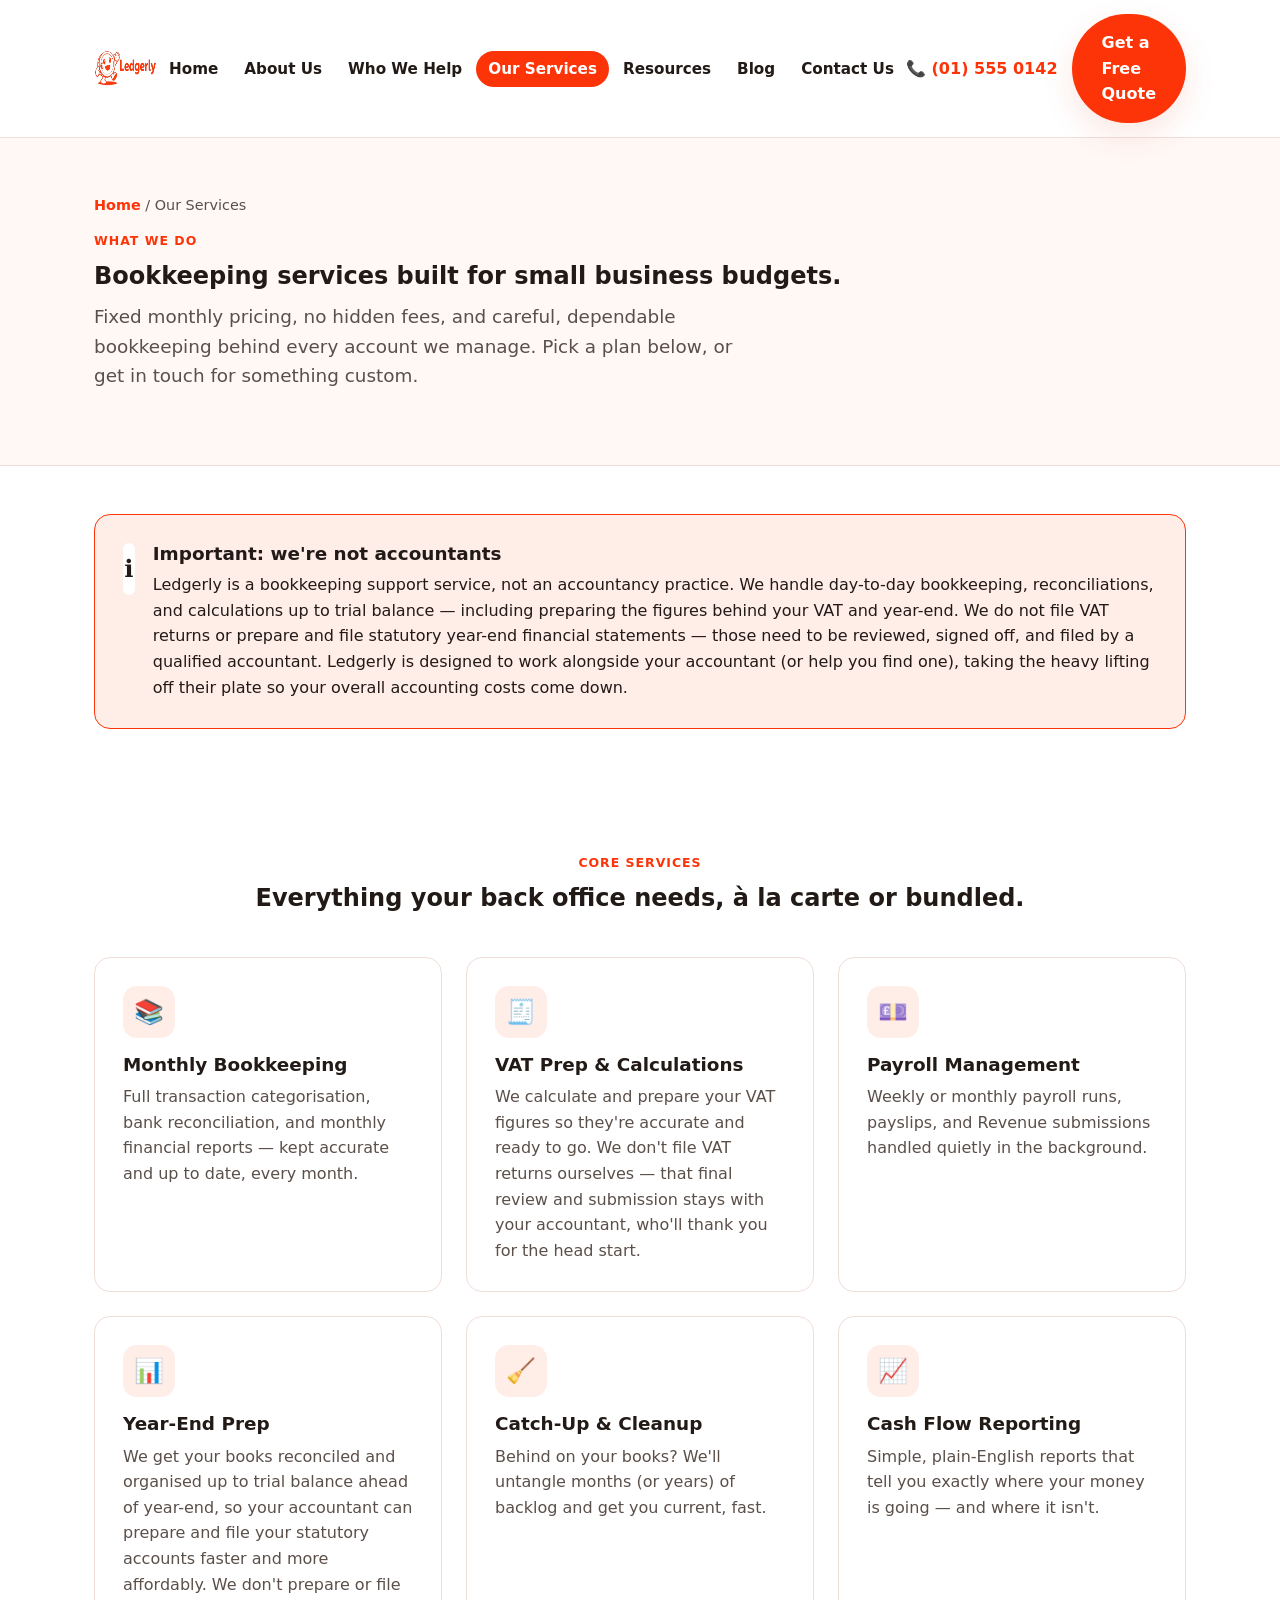
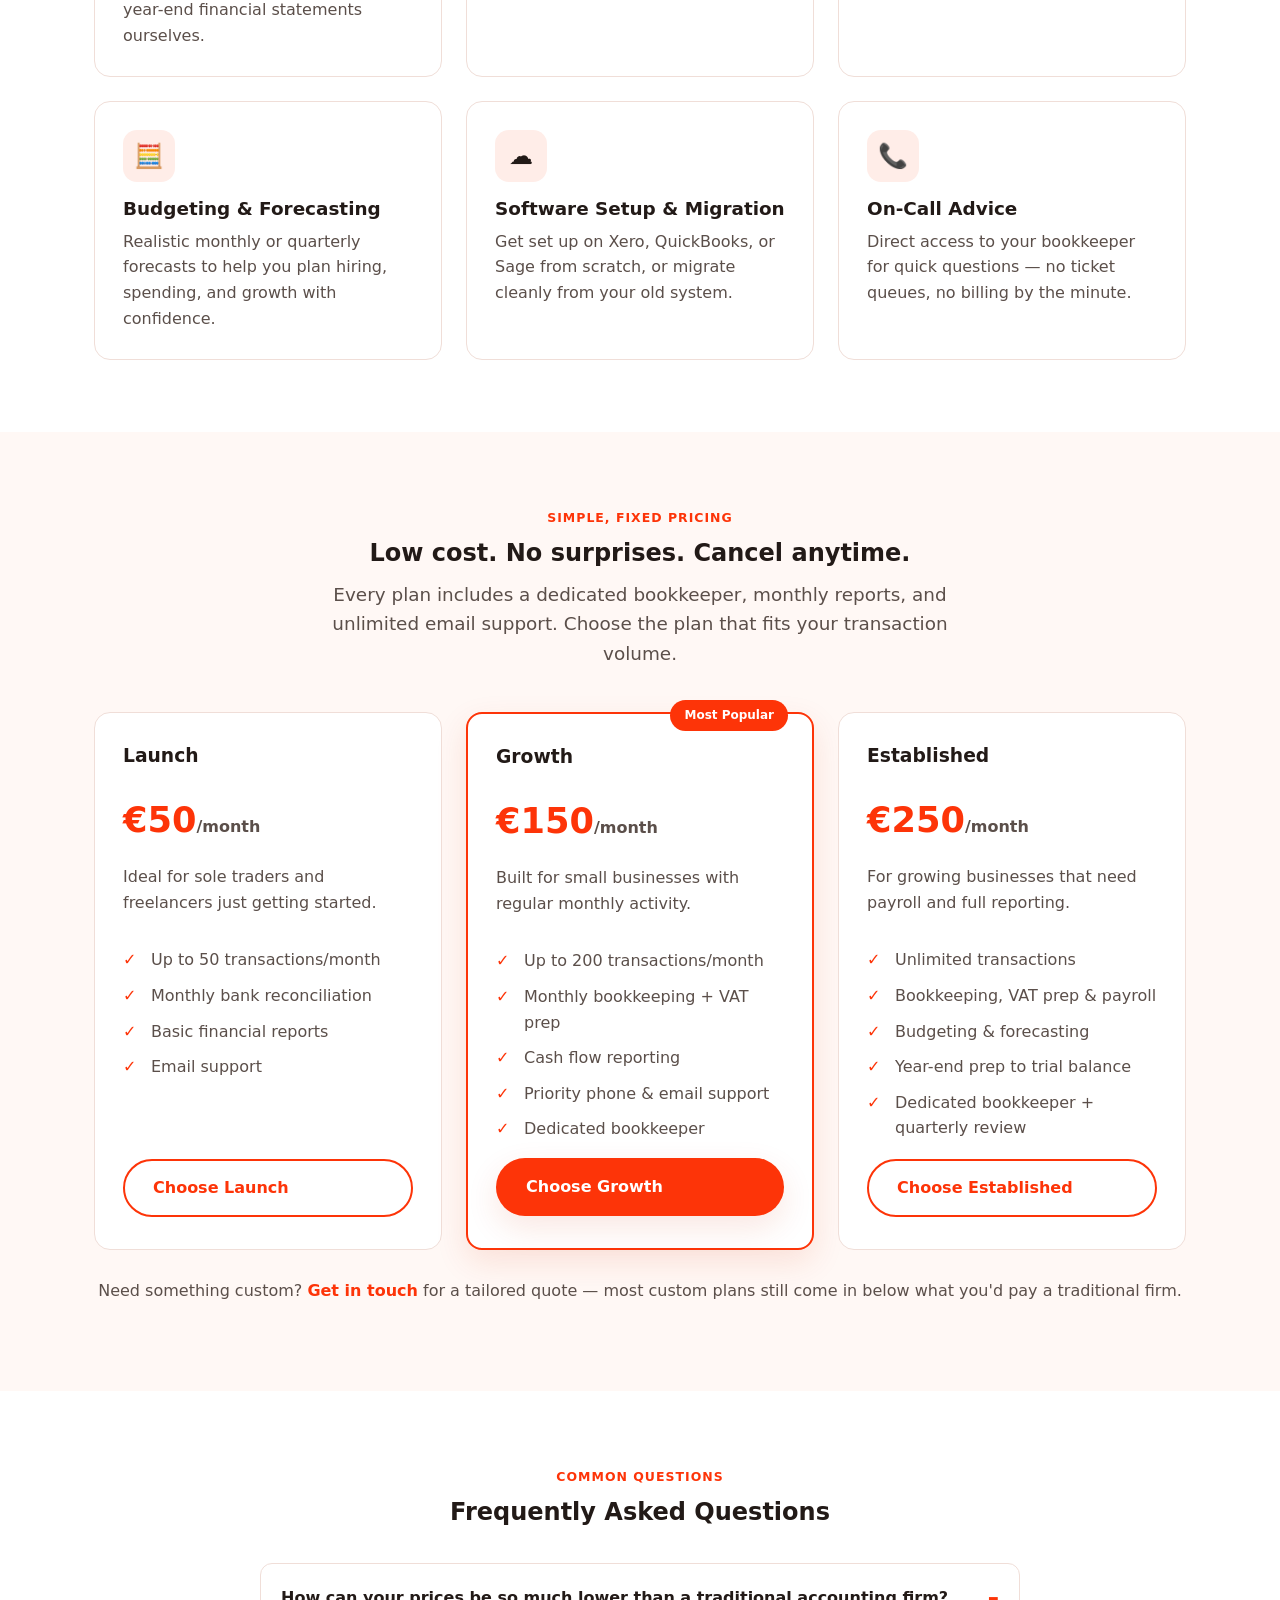
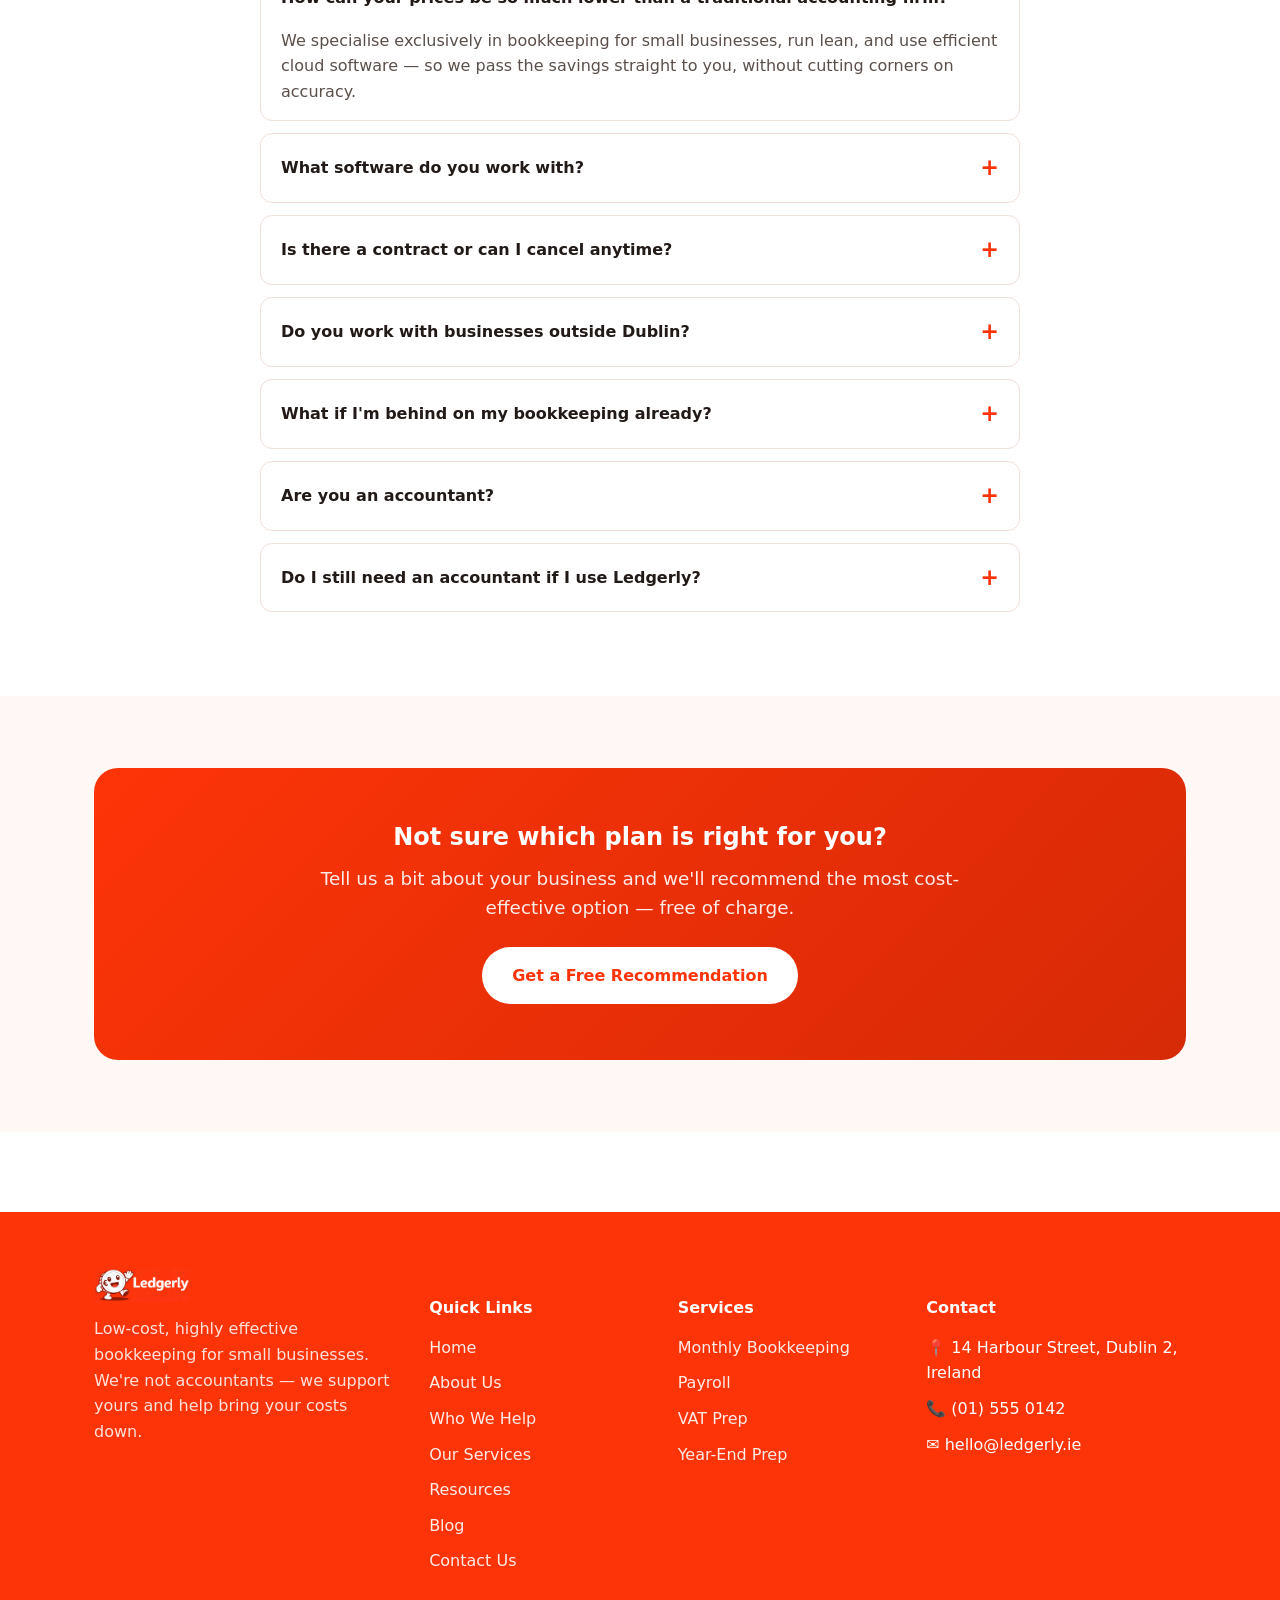
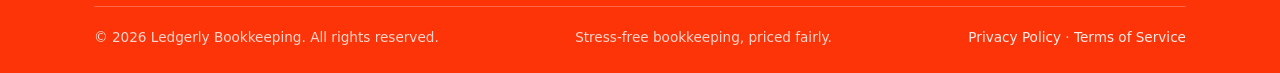
<file: services.html>
<!DOCTYPE html>
<html lang="en">
<head>
<meta charset="UTF-8">
<meta name="viewport" content="width=device-width, initial-scale=1.0">
<title>Our Services — Ledgerly Bookkeeping</title>
<meta name="description" content="Affordable, fixed-fee bookkeeping, payroll, and VAT/year-end prep up to trial balance for small businesses. Ledgerly supports your accountant — it doesn't replace one.">
<link rel="stylesheet" href="assets/style.css">
</head>
<body>

<header class="site-header">
  <div class="header-inner">
    <a href="index.html" class="brand">
      <img src="assets/logo-nav.png" alt="Ledgerly logo">
    </a>
    <nav class="main-nav">
      <ul>
        <li><a href="index.html">Home</a></li>
        <li><a href="about.html">About Us</a></li>
        <li><a href="who-we-help.html">Who We Help</a></li>
        <li><a href="services.html" class="active">Our Services</a></li>
        <li><a href="resources.html">Resources</a></li>
        <li><a href="blog.html">Blog</a></li>
        <li><a href="contact.html">Contact Us</a></li>
      </ul>
    </nav>
    <div class="header-cta">
      <span class="header-phone">📞 (01) 555 0142</span>
      <a href="contact.html" class="btn btn-primary">Get a Free Quote</a>
      <button class="nav-toggle" aria-label="Toggle navigation" aria-expanded="false">☰</button>
    </div>
  </div>
</header>

<section class="page-hero">
  <div class="container">
    <div class="breadcrumbs"><a href="index.html">Home</a> / Our Services</div>
    <span class="eyebrow">What We Do</span>
    <h1>Bookkeeping services built for small business budgets.</h1>
    <p class="lead">Fixed monthly pricing, no hidden fees, and careful, dependable bookkeeping behind every account we manage. Pick a plan below, or get in touch for something custom.</p>
  </div>
</section>

<section class="section-tight">
  <div class="container">
    <div class="card" style="border-color:var(--orange);background:var(--orange-light);">
      <div style="display:flex;gap:18px;align-items:flex-start;">
        <div class="icon" style="background:#fff;">ℹ️</div>
        <div>
          <h3 style="margin-bottom:8px;">Important: we're not accountants</h3>
          <p style="margin-bottom:0;color:var(--ink);">Ledgerly is a bookkeeping support service, not an accountancy practice. We handle day-to-day bookkeeping, reconciliations, and calculations up to trial balance — including preparing the figures behind your VAT and year-end. We do not file VAT returns or prepare and file statutory year-end financial statements — those need to be reviewed, signed off, and filed by a qualified accountant. Ledgerly is designed to work alongside your accountant (or help you find one), taking the heavy lifting off their plate so your overall accounting costs come down.</p>
        </div>
      </div>
    </div>
  </div>
</section>

<section class="section">
  <div class="container">
    <div class="center" style="margin-bottom:44px;">
      <span class="eyebrow">Core Services</span>
      <h2>Everything your back office needs, à la carte or bundled.</h2>
    </div>
    <div class="grid grid-3">
      <div class="card">
        <div class="icon">📚</div>
        <h3>Monthly Bookkeeping</h3>
        <p>Full transaction categorisation, bank reconciliation, and monthly financial reports — kept accurate and up to date, every month.</p>
      </div>
      <div class="card">
        <div class="icon">🧾</div>
        <h3>VAT Prep & Calculations</h3>
        <p>We calculate and prepare your VAT figures so they're accurate and ready to go. We don't file VAT returns ourselves — that final review and submission stays with your accountant, who'll thank you for the head start.</p>
      </div>
      <div class="card">
        <div class="icon">💷</div>
        <h3>Payroll Management</h3>
        <p>Weekly or monthly payroll runs, payslips, and Revenue submissions handled quietly in the background.</p>
      </div>
      <div class="card">
        <div class="icon">📊</div>
        <h3>Year-End Prep</h3>
        <p>We get your books reconciled and organised up to trial balance ahead of year-end, so your accountant can prepare and file your statutory accounts faster and more affordably. We don't prepare or file year-end financial statements ourselves.</p>
      </div>
      <div class="card">
        <div class="icon">🧹</div>
        <h3>Catch-Up & Cleanup</h3>
        <p>Behind on your books? We'll untangle months (or years) of backlog and get you current, fast.</p>
      </div>
      <div class="card">
        <div class="icon">📈</div>
        <h3>Cash Flow Reporting</h3>
        <p>Simple, plain-English reports that tell you exactly where your money is going — and where it isn't.</p>
      </div>
      <div class="card">
        <div class="icon">🧮</div>
        <h3>Budgeting & Forecasting</h3>
        <p>Realistic monthly or quarterly forecasts to help you plan hiring, spending, and growth with confidence.</p>
      </div>
      <div class="card">
        <div class="icon">☁️</div>
        <h3>Software Setup & Migration</h3>
        <p>Get set up on Xero, QuickBooks, or Sage from scratch, or migrate cleanly from your old system.</p>
      </div>
      <div class="card">
        <div class="icon">📞</div>
        <h3>On-Call Advice</h3>
        <p>Direct access to your bookkeeper for quick questions — no ticket queues, no billing by the minute.</p>
      </div>
    </div>
  </div>
</section>

<section class="section section-alt">
  <div class="container">
    <div class="center" style="margin-bottom:44px;">
      <span class="eyebrow">Simple, Fixed Pricing</span>
      <h2>Low cost. No surprises. Cancel anytime.</h2>
      <p class="lead center">Every plan includes a dedicated bookkeeper, monthly reports, and unlimited email support. Choose the plan that fits your transaction volume.</p>
    </div>
    <div class="grid grid-3">
      <div class="price-card">
        <h3>Launch</h3>
        <div class="amount">€50<span>/month</span></div>
        <p>Ideal for sole traders and freelancers just getting started.</p>
        <ul>
          <li>Up to 50 transactions/month</li>
          <li>Monthly bank reconciliation</li>
          <li>Basic financial reports</li>
          <li>Email support</li>
        </ul>
        <a href="contact.html" class="btn btn-outline" style="margin-top:auto;">Choose Launch</a>
      </div>
      <div class="price-card featured">
        <span class="price-tag">Most Popular</span>
        <h3>Growth</h3>
        <div class="amount">€150<span>/month</span></div>
        <p>Built for small businesses with regular monthly activity.</p>
        <ul>
          <li>Up to 200 transactions/month</li>
          <li>Monthly bookkeeping + VAT prep</li>
          <li>Cash flow reporting</li>
          <li>Priority phone & email support</li>
          <li>Dedicated bookkeeper</li>
        </ul>
        <a href="contact.html" class="btn btn-primary" style="margin-top:auto;">Choose Growth</a>
      </div>
      <div class="price-card">
        <h3>Established</h3>
        <div class="amount">€250<span>/month</span></div>
        <p>For growing businesses that need payroll and full reporting.</p>
        <ul>
          <li>Unlimited transactions</li>
          <li>Bookkeeping, VAT prep & payroll</li>
          <li>Budgeting & forecasting</li>
          <li>Year-end prep to trial balance</li>
          <li>Dedicated bookkeeper + quarterly review</li>
        </ul>
        <a href="contact.html" class="btn btn-outline" style="margin-top:auto;">Choose Established</a>
      </div>
    </div>
    <p class="center" style="margin-top:28px;color:var(--ink-soft);">Need something custom? <a href="contact.html" style="color:var(--orange);font-weight:700;">Get in touch</a> for a tailored quote — most custom plans still come in below what you'd pay a traditional firm.</p>
  </div>
</section>

<section class="section">
  <div class="container">
    <div class="center" style="margin-bottom:36px;">
      <span class="eyebrow">Common Questions</span>
      <h2>Frequently Asked Questions</h2>
    </div>
    <div style="max-width:760px;margin:0 auto;">
      <details class="faq" open>
        <summary>How can your prices be so much lower than a traditional accounting firm?</summary>
        <p>We specialise exclusively in bookkeeping for small businesses, run lean, and use efficient cloud software — so we pass the savings straight to you, without cutting corners on accuracy.</p>
      </details>
      <details class="faq">
        <summary>What software do you work with?</summary>
        <p>We work with Xero, QuickBooks Online, and Sage. If you're not currently using accounting software, we'll help you get set up at no extra cost.</p>
      </details>
      <details class="faq">
        <summary>Is there a contract or can I cancel anytime?</summary>
        <p>No long-term contracts. All plans are month-to-month, and you can upgrade, downgrade, or cancel whenever your business needs change.</p>
      </details>
      <details class="faq">
        <summary>Do you work with businesses outside Dublin?</summary>
        <p>Yes — everything is handled remotely and securely, so we work with small businesses across Ireland.</p>
      </details>
      <details class="faq">
        <summary>What if I'm behind on my bookkeeping already?</summary>
        <p>That's exactly what our Catch-Up & Cleanup service is for. We'll assess the backlog, quote a fair one-off fee, and get you current before moving you onto a monthly plan.</p>
      </details>
      <details class="faq">
        <summary>Are you an accountant?</summary>
        <p>No — Ledgerly is a bookkeeping support service, not an accountancy practice. We handle reconciliations, records, and calculations up to trial balance, including VAT and year-end prep, but we don't file VAT returns or prepare and file statutory year-end accounts. We work alongside your accountant to save them time — and save you money — rather than replacing them.</p>
      </details>
      <details class="faq">
        <summary>Do I still need an accountant if I use Ledgerly?</summary>
        <p>Yes. Ledgerly handles the ongoing bookkeeping so that when VAT or year-end comes around, your accountant has clean, organised figures ready to review, sign off, and file — which usually means a faster job and a smaller accountant's bill.</p>
      </details>
    </div>
  </div>
</section>

<section class="section section-alt">
  <div class="container">
    <div class="cta-band">
      <h2>Not sure which plan is right for you?</h2>
      <p class="lead center" style="margin:0 auto 24px;">Tell us a bit about your business and we'll recommend the most cost-effective option — free of charge.</p>
      <a href="contact.html" class="btn btn-white">Get a Free Recommendation</a>
    </div>
  </div>
</section>

<footer class="site-footer">
  <div class="container">
    <div class="footer-grid">
      <div>
        <img src="assets/logo-footer.png" alt="Ledgerly logo">
        <p>Low-cost, highly effective bookkeeping for small businesses. We're not accountants — we support yours and help bring your costs down.</p>
      </div>
      <div>
        <h5>Quick Links</h5>
        <ul>
          <li><a href="index.html">Home</a></li>
          <li><a href="about.html">About Us</a></li>
          <li><a href="who-we-help.html">Who We Help</a></li>
          <li><a href="services.html">Our Services</a></li>
          <li><a href="resources.html">Resources</a></li>
          <li><a href="blog.html">Blog</a></li>
          <li><a href="contact.html">Contact Us</a></li>
        </ul>
      </div>
      <div>
        <h5>Services</h5>
        <ul>
          <li><a href="services.html">Monthly Bookkeeping</a></li>
          <li><a href="services.html">Payroll</a></li>
          <li><a href="services.html">VAT Prep</a></li>
          <li><a href="services.html">Year-End Prep</a></li>
        </ul>
      </div>
      <div>
        <h5>Contact</h5>
        <ul>
          <li>📍 14 Harbour Street, Dublin 2, Ireland</li>
          <li>📞 (01) 555 0142</li>
          <li>✉️ hello@ledgerly.ie</li>
        </ul>
      </div>
    </div>
    <div class="footer-bottom">
      <span>© <span class="current-year">2026</span> Ledgerly Bookkeeping. All rights reserved.</span>
      <span>Stress-free bookkeeping, priced fairly.</span>
      <span><a href="privacy-policy.html">Privacy Policy</a> · <a href="terms.html">Terms of Service</a></span>
    </div>
  </div>
</footer>

<script src="assets/main.js"></script>
</body>
</html>
</file>
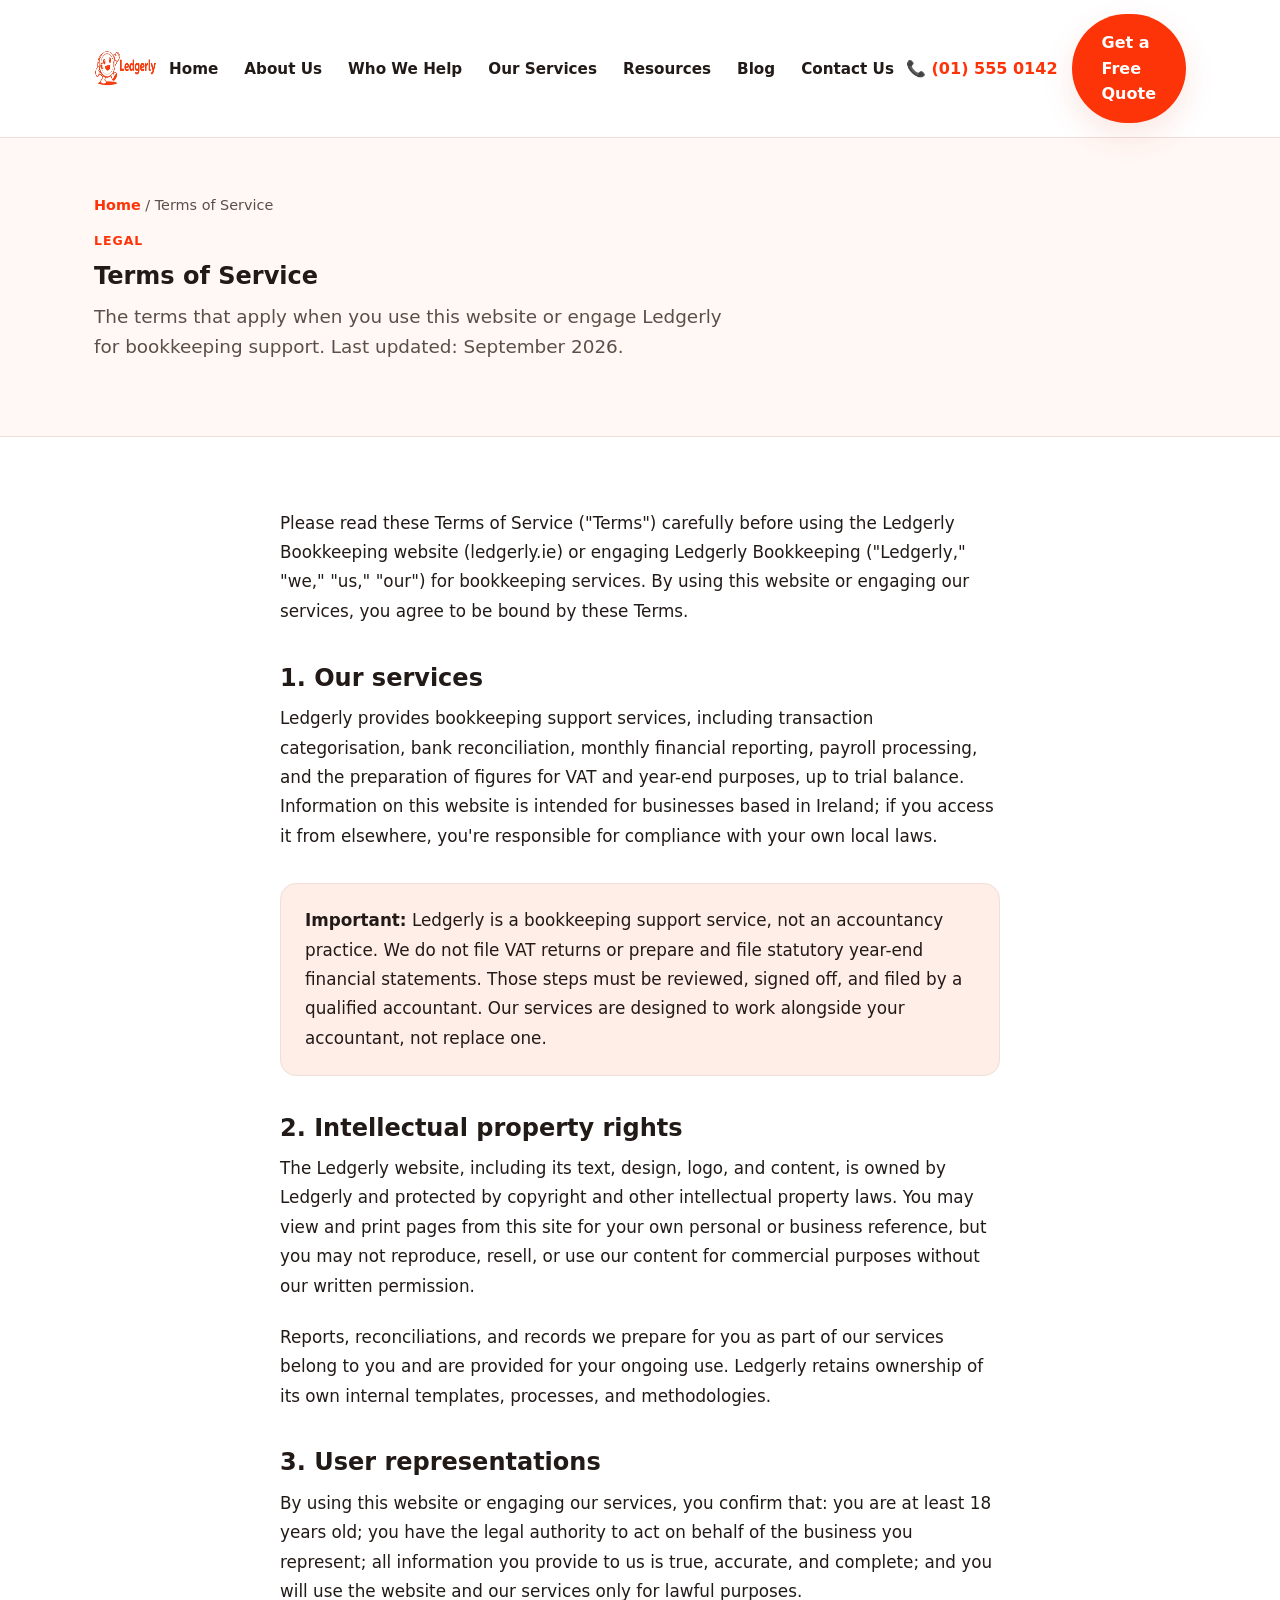
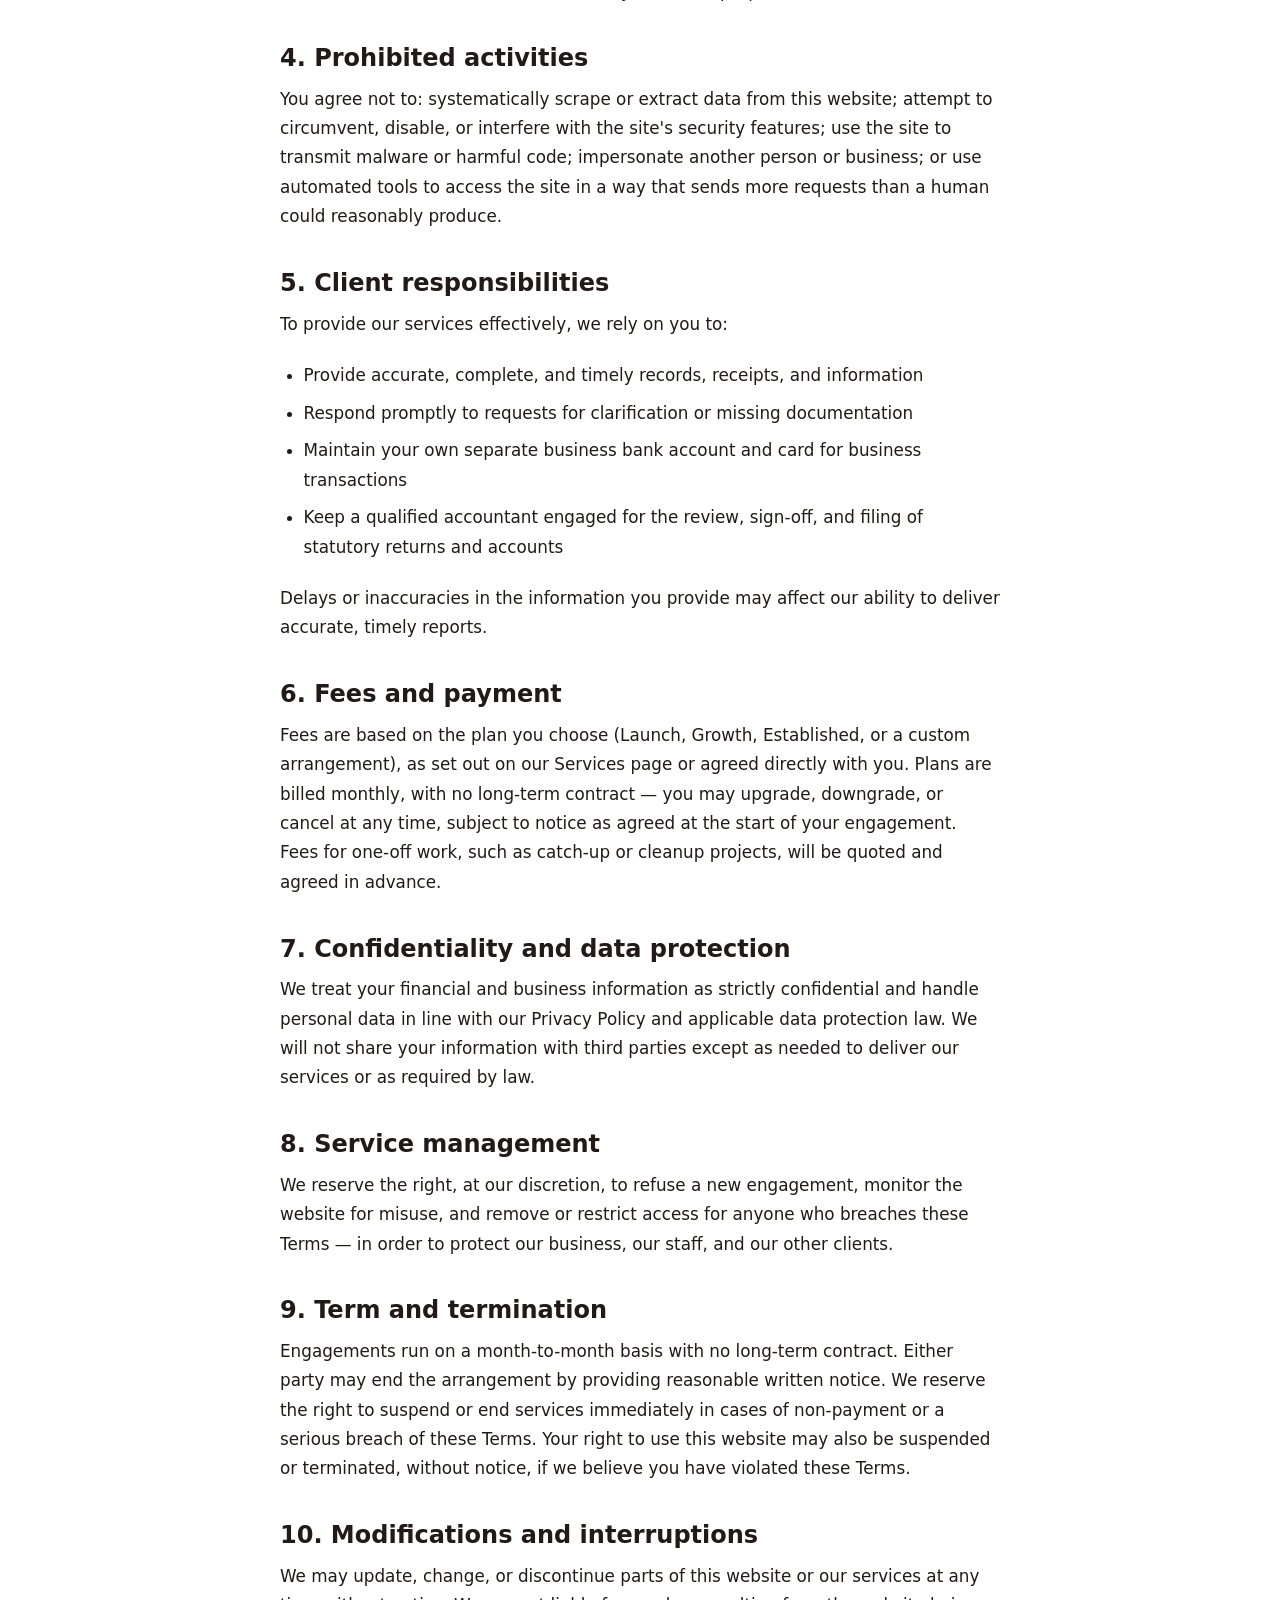
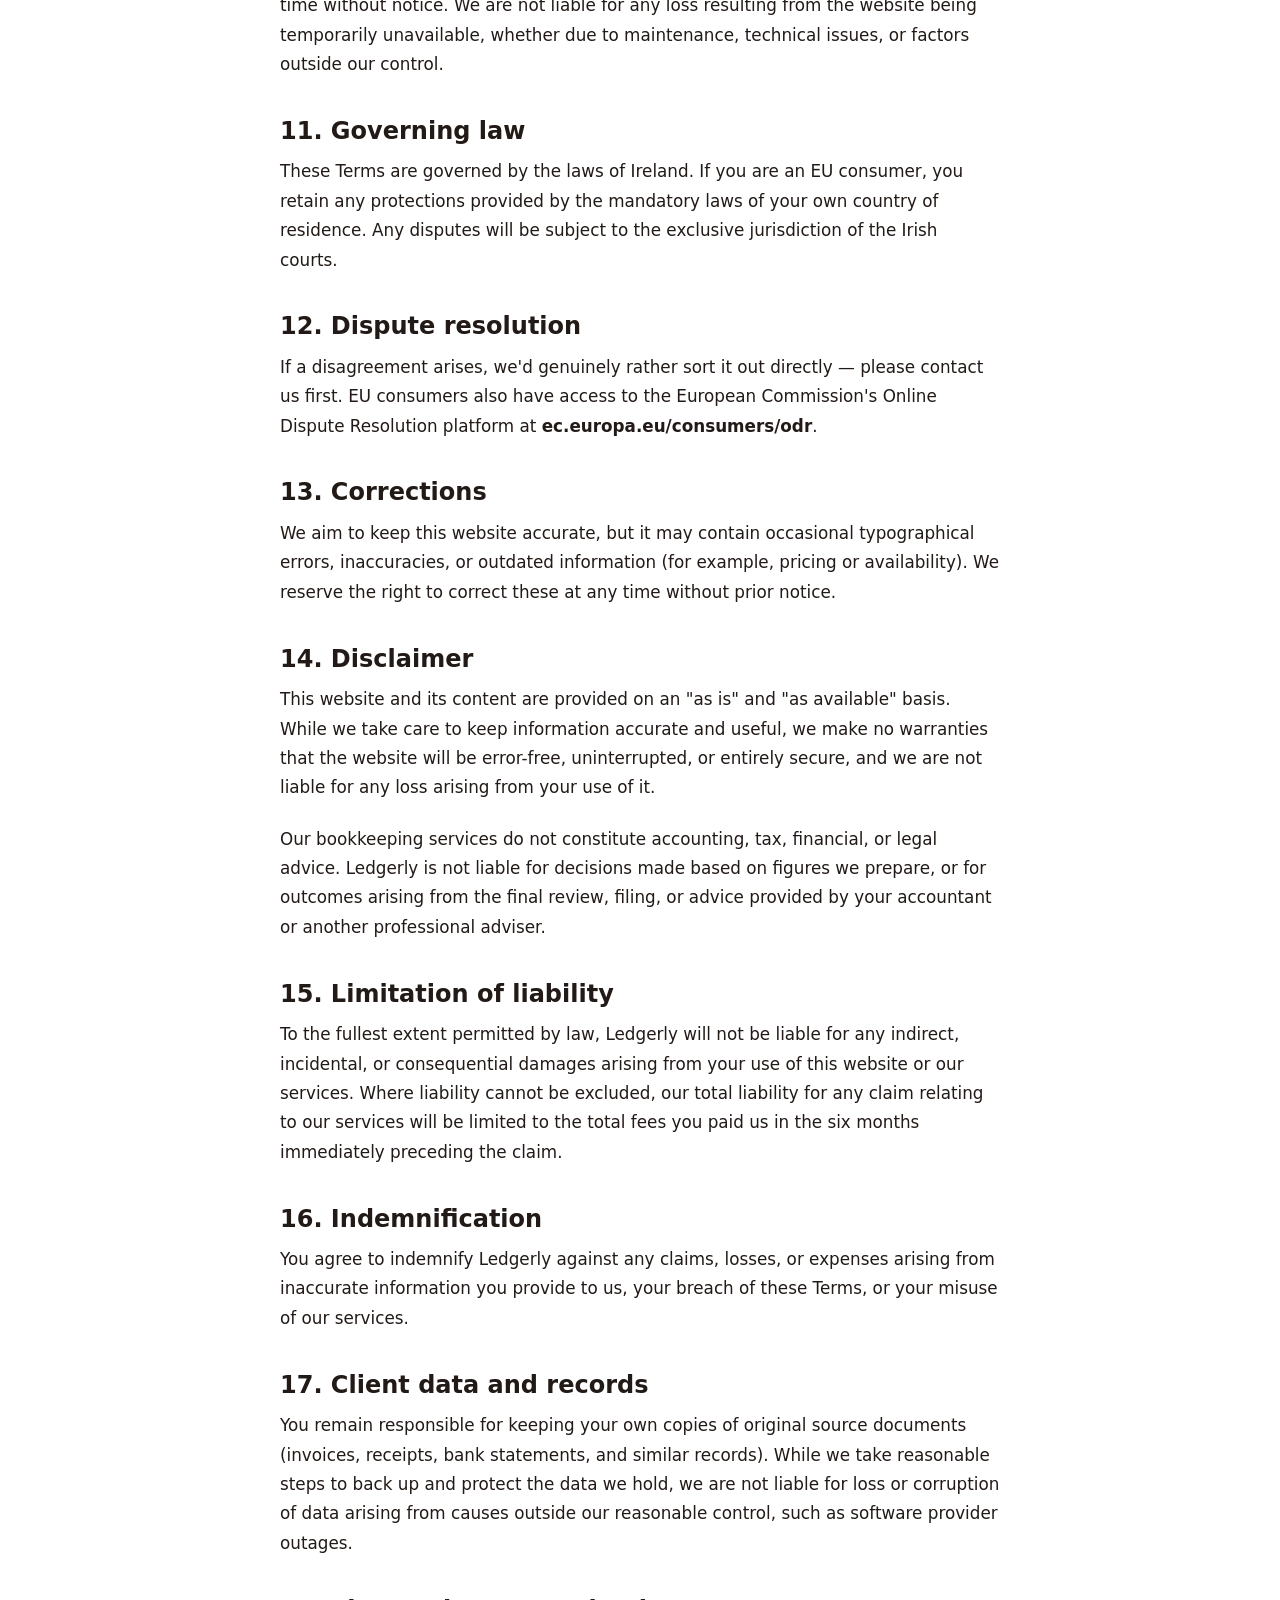
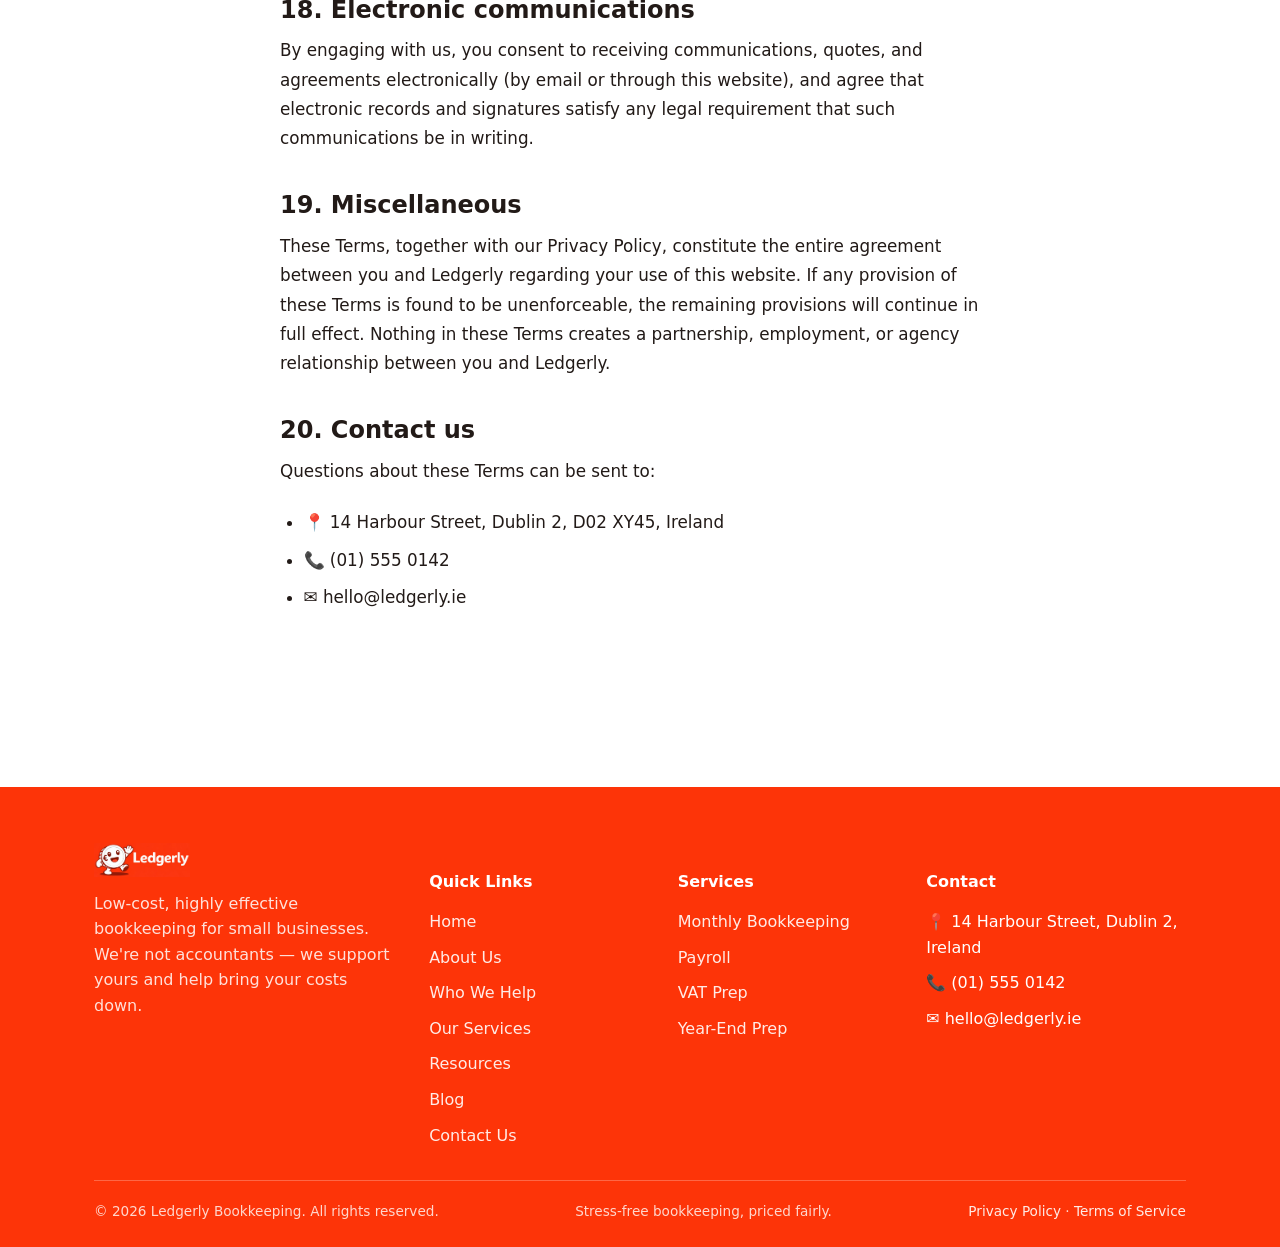
<file: terms.html>
<!DOCTYPE html>
<html lang="en">
<head>
<meta charset="UTF-8">
<meta name="viewport" content="width=device-width, initial-scale=1.0">
<title>Terms of Service — Ledgerly Bookkeeping</title>
<meta name="description" content="The terms that apply when you use the Ledgerly Bookkeeping website or engage us for bookkeeping services.">
<link rel="stylesheet" href="assets/style.css">
</head>
<body>

<header class="site-header">
  <div class="header-inner">
    <a href="index.html" class="brand">
      <img src="assets/logo-nav.png" alt="Ledgerly logo">
    </a>
    <nav class="main-nav">
      <ul>
        <li><a href="index.html">Home</a></li>
        <li><a href="about.html">About Us</a></li>
        <li><a href="who-we-help.html">Who We Help</a></li>
        <li><a href="services.html">Our Services</a></li>
        <li><a href="resources.html">Resources</a></li>
        <li><a href="blog.html">Blog</a></li>
        <li><a href="contact.html">Contact Us</a></li>
      </ul>
    </nav>
    <div class="header-cta">
      <span class="header-phone">📞 (01) 555 0142</span>
      <a href="contact.html" class="btn btn-primary">Get a Free Quote</a>
      <button class="nav-toggle" aria-label="Toggle navigation" aria-expanded="false">☰</button>
    </div>
  </div>
</header>

<section class="page-hero">
  <div class="container">
    <div class="breadcrumbs"><a href="index.html">Home</a> / Terms of Service</div>
    <span class="eyebrow">Legal</span>
    <h1>Terms of Service</h1>
    <p class="lead">The terms that apply when you use this website or engage Ledgerly for bookkeeping support. Last updated: September 2026.</p>
  </div>
</section>

<section class="section">
  <div class="container">
    <div class="article-body">

      <p>Please read these Terms of Service ("Terms") carefully before using the Ledgerly Bookkeeping website (ledgerly.ie) or engaging Ledgerly Bookkeeping ("Ledgerly," "we," "us," "our") for bookkeeping services. By using this website or engaging our services, you agree to be bound by these Terms.</p>

      <h2>1. Our services</h2>
      <p>Ledgerly provides bookkeeping support services, including transaction categorisation, bank reconciliation, monthly financial reporting, payroll processing, and the preparation of figures for VAT and year-end purposes, up to trial balance. Information on this website is intended for businesses based in Ireland; if you access it from elsewhere, you're responsible for compliance with your own local laws.</p>
      <div class="article-callout">
        <p><strong>Important:</strong> Ledgerly is a bookkeeping support service, not an accountancy practice. We do not file VAT returns or prepare and file statutory year-end financial statements. Those steps must be reviewed, signed off, and filed by a qualified accountant. Our services are designed to work alongside your accountant, not replace one.</p>
      </div>

      <h2>2. Intellectual property rights</h2>
      <p>The Ledgerly website, including its text, design, logo, and content, is owned by Ledgerly and protected by copyright and other intellectual property laws. You may view and print pages from this site for your own personal or business reference, but you may not reproduce, resell, or use our content for commercial purposes without our written permission.</p>
      <p>Reports, reconciliations, and records we prepare for you as part of our services belong to you and are provided for your ongoing use. Ledgerly retains ownership of its own internal templates, processes, and methodologies.</p>

      <h2>3. User representations</h2>
      <p>By using this website or engaging our services, you confirm that: you are at least 18 years old; you have the legal authority to act on behalf of the business you represent; all information you provide to us is true, accurate, and complete; and you will use the website and our services only for lawful purposes.</p>

      <h2>4. Prohibited activities</h2>
      <p>You agree not to: systematically scrape or extract data from this website; attempt to circumvent, disable, or interfere with the site's security features; use the site to transmit malware or harmful code; impersonate another person or business; or use automated tools to access the site in a way that sends more requests than a human could reasonably produce.</p>

      <h2>5. Client responsibilities</h2>
      <p>To provide our services effectively, we rely on you to:</p>
      <ul>
        <li>Provide accurate, complete, and timely records, receipts, and information</li>
        <li>Respond promptly to requests for clarification or missing documentation</li>
        <li>Maintain your own separate business bank account and card for business transactions</li>
        <li>Keep a qualified accountant engaged for the review, sign-off, and filing of statutory returns and accounts</li>
      </ul>
      <p>Delays or inaccuracies in the information you provide may affect our ability to deliver accurate, timely reports.</p>

      <h2>6. Fees and payment</h2>
      <p>Fees are based on the plan you choose (Launch, Growth, Established, or a custom arrangement), as set out on our <a href="services.html">Services page</a> or agreed directly with you. Plans are billed monthly, with no long-term contract — you may upgrade, downgrade, or cancel at any time, subject to notice as agreed at the start of your engagement. Fees for one-off work, such as catch-up or cleanup projects, will be quoted and agreed in advance.</p>

      <h2>7. Confidentiality and data protection</h2>
      <p>We treat your financial and business information as strictly confidential and handle personal data in line with our <a href="privacy-policy.html">Privacy Policy</a> and applicable data protection law. We will not share your information with third parties except as needed to deliver our services or as required by law.</p>

      <h2>8. Service management</h2>
      <p>We reserve the right, at our discretion, to refuse a new engagement, monitor the website for misuse, and remove or restrict access for anyone who breaches these Terms — in order to protect our business, our staff, and our other clients.</p>

      <h2>9. Term and termination</h2>
      <p>Engagements run on a month-to-month basis with no long-term contract. Either party may end the arrangement by providing reasonable written notice. We reserve the right to suspend or end services immediately in cases of non-payment or a serious breach of these Terms. Your right to use this website may also be suspended or terminated, without notice, if we believe you have violated these Terms.</p>

      <h2>10. Modifications and interruptions</h2>
      <p>We may update, change, or discontinue parts of this website or our services at any time without notice. We are not liable for any loss resulting from the website being temporarily unavailable, whether due to maintenance, technical issues, or factors outside our control.</p>

      <h2>11. Governing law</h2>
      <p>These Terms are governed by the laws of Ireland. If you are an EU consumer, you retain any protections provided by the mandatory laws of your own country of residence. Any disputes will be subject to the exclusive jurisdiction of the Irish courts.</p>

      <h2>12. Dispute resolution</h2>
      <p>If a disagreement arises, we'd genuinely rather sort it out directly — please contact us first. EU consumers also have access to the European Commission's Online Dispute Resolution platform at <strong>ec.europa.eu/consumers/odr</strong>.</p>

      <h2>13. Corrections</h2>
      <p>We aim to keep this website accurate, but it may contain occasional typographical errors, inaccuracies, or outdated information (for example, pricing or availability). We reserve the right to correct these at any time without prior notice.</p>

      <h2>14. Disclaimer</h2>
      <p>This website and its content are provided on an "as is" and "as available" basis. While we take care to keep information accurate and useful, we make no warranties that the website will be error-free, uninterrupted, or entirely secure, and we are not liable for any loss arising from your use of it.</p>
      <p>Our bookkeeping services do not constitute accounting, tax, financial, or legal advice. Ledgerly is not liable for decisions made based on figures we prepare, or for outcomes arising from the final review, filing, or advice provided by your accountant or another professional adviser.</p>

      <h2>15. Limitation of liability</h2>
      <p>To the fullest extent permitted by law, Ledgerly will not be liable for any indirect, incidental, or consequential damages arising from your use of this website or our services. Where liability cannot be excluded, our total liability for any claim relating to our services will be limited to the total fees you paid us in the six months immediately preceding the claim.</p>

      <h2>16. Indemnification</h2>
      <p>You agree to indemnify Ledgerly against any claims, losses, or expenses arising from inaccurate information you provide to us, your breach of these Terms, or your misuse of our services.</p>

      <h2>17. Client data and records</h2>
      <p>You remain responsible for keeping your own copies of original source documents (invoices, receipts, bank statements, and similar records). While we take reasonable steps to back up and protect the data we hold, we are not liable for loss or corruption of data arising from causes outside our reasonable control, such as software provider outages.</p>

      <h2>18. Electronic communications</h2>
      <p>By engaging with us, you consent to receiving communications, quotes, and agreements electronically (by email or through this website), and agree that electronic records and signatures satisfy any legal requirement that such communications be in writing.</p>

      <h2>19. Miscellaneous</h2>
      <p>These Terms, together with our Privacy Policy, constitute the entire agreement between you and Ledgerly regarding your use of this website. If any provision of these Terms is found to be unenforceable, the remaining provisions will continue in full effect. Nothing in these Terms creates a partnership, employment, or agency relationship between you and Ledgerly.</p>

      <h2>20. Contact us</h2>
      <p>Questions about these Terms can be sent to:</p>
      <ul>
        <li>📍 14 Harbour Street, Dublin 2, D02 XY45, Ireland</li>
        <li>📞 (01) 555 0142</li>
        <li>✉️ hello@ledgerly.ie</li>
      </ul>

    </div>
  </div>
</section>

<footer class="site-footer">
  <div class="container">
    <div class="footer-grid">
      <div>
        <img src="assets/logo-footer.png" alt="Ledgerly logo">
        <p>Low-cost, highly effective bookkeeping for small businesses. We're not accountants — we support yours and help bring your costs down.</p>
      </div>
      <div>
        <h5>Quick Links</h5>
        <ul>
          <li><a href="index.html">Home</a></li>
          <li><a href="about.html">About Us</a></li>
          <li><a href="who-we-help.html">Who We Help</a></li>
          <li><a href="services.html">Our Services</a></li>
          <li><a href="resources.html">Resources</a></li>
          <li><a href="blog.html">Blog</a></li>
          <li><a href="contact.html">Contact Us</a></li>
        </ul>
      </div>
      <div>
        <h5>Services</h5>
        <ul>
          <li><a href="services.html">Monthly Bookkeeping</a></li>
          <li><a href="services.html">Payroll</a></li>
          <li><a href="services.html">VAT Prep</a></li>
          <li><a href="services.html">Year-End Prep</a></li>
        </ul>
      </div>
      <div>
        <h5>Contact</h5>
        <ul>
          <li>📍 14 Harbour Street, Dublin 2, Ireland</li>
          <li>📞 (01) 555 0142</li>
          <li>✉️ hello@ledgerly.ie</li>
        </ul>
      </div>
    </div>
    <div class="footer-bottom">
      <span>© <span class="current-year">2026</span> Ledgerly Bookkeeping. All rights reserved.</span>
      <span>Stress-free bookkeeping, priced fairly.</span>
      <span><a href="privacy-policy.html">Privacy Policy</a> · <a href="terms.html">Terms of Service</a></span>
    </div>
  </div>
</footer>

<script src="assets/main.js"></script>
</body>
</html>
</file>
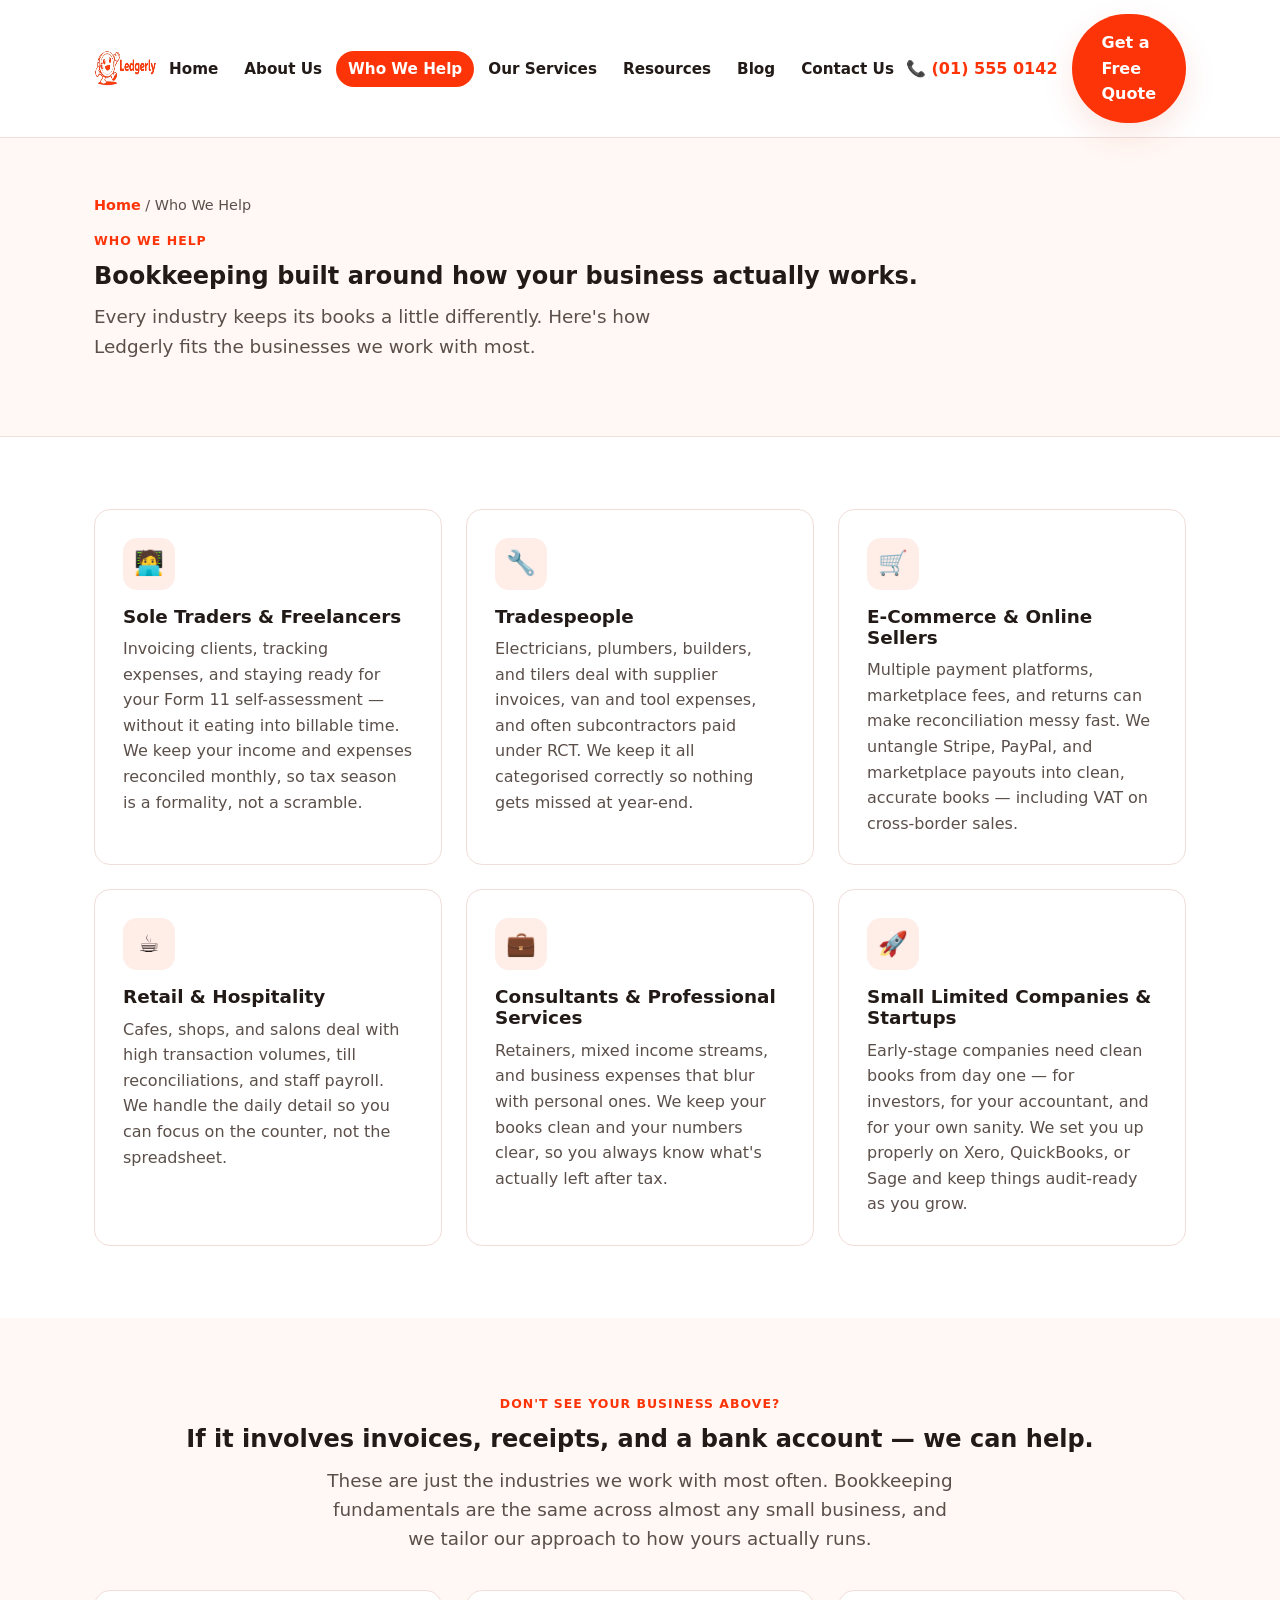
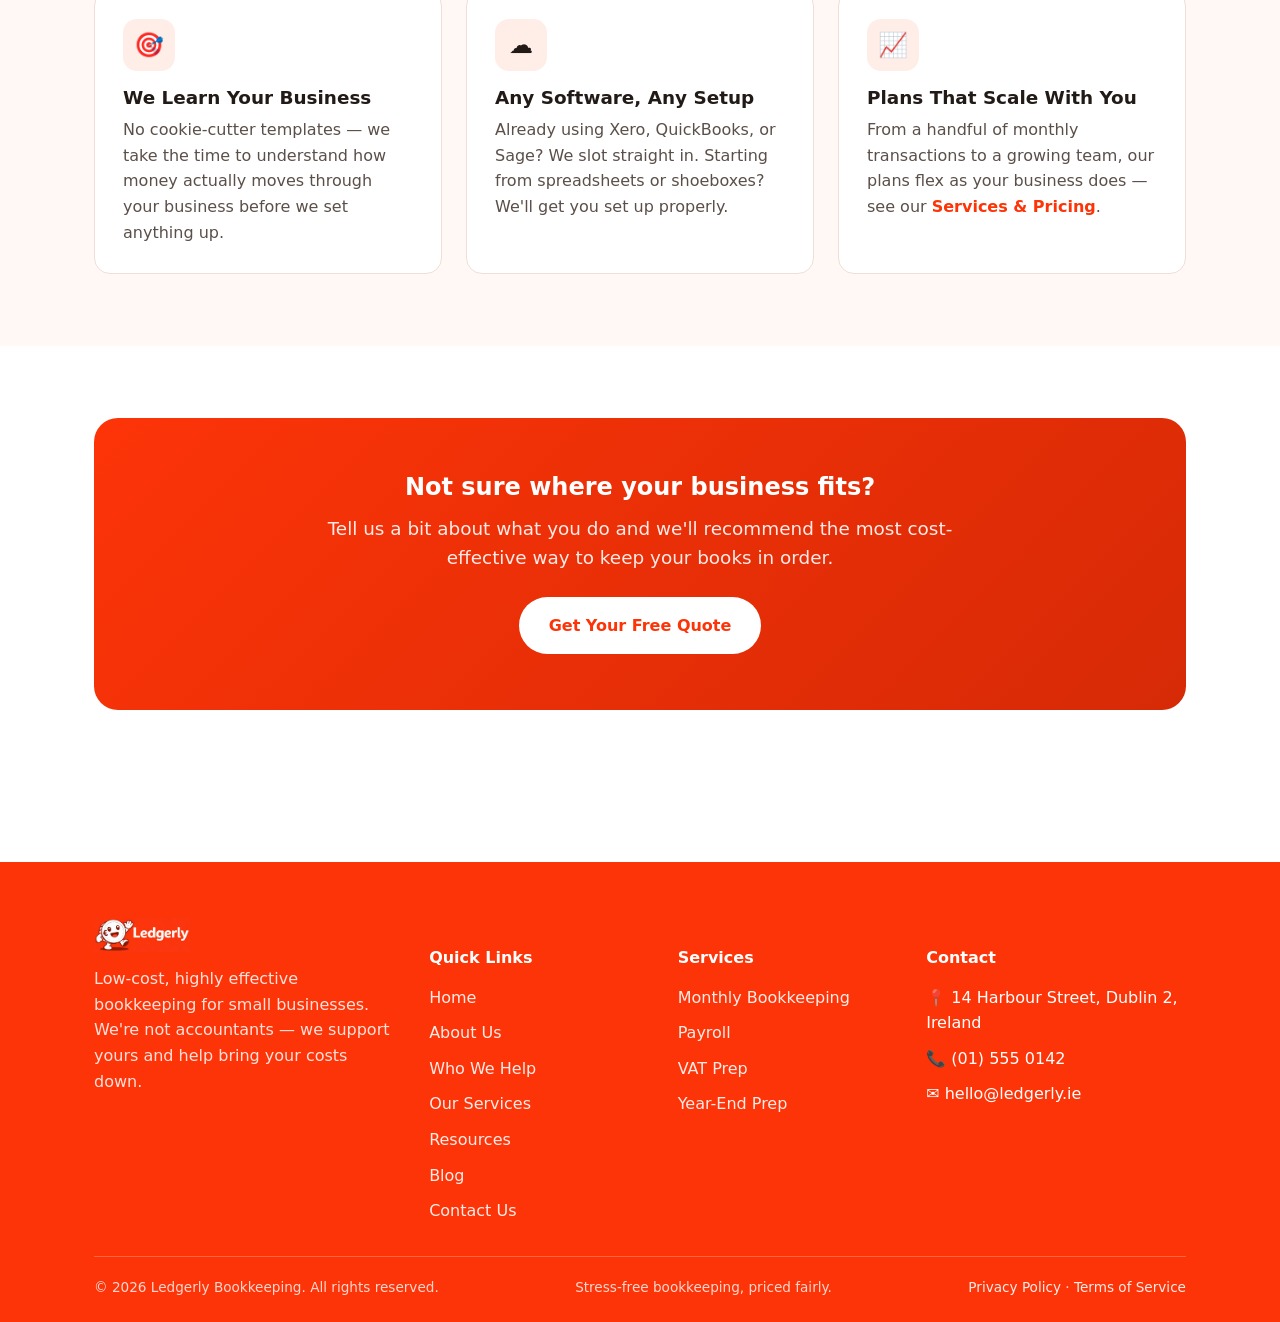
<file: who-we-help.html>
<!DOCTYPE html>
<html lang="en">
<head>
<meta charset="UTF-8">
<meta name="viewport" content="width=device-width, initial-scale=1.0">
<title>Who We Help — Ledgerly Bookkeeping</title>
<meta name="description" content="Ledgerly provides bookkeeping support for sole traders, tradespeople, e-commerce sellers, retail, consultants, and small limited companies across Ireland.">
<link rel="stylesheet" href="assets/style.css">
</head>
<body>

<header class="site-header">
  <div class="header-inner">
    <a href="index.html" class="brand">
      <img src="assets/logo-nav.png" alt="Ledgerly logo">
    </a>
    <nav class="main-nav">
      <ul>
        <li><a href="index.html">Home</a></li>
        <li><a href="about.html">About Us</a></li>
        <li><a href="who-we-help.html" class="active">Who We Help</a></li>
        <li><a href="services.html">Our Services</a></li>
        <li><a href="resources.html">Resources</a></li>
        <li><a href="blog.html">Blog</a></li>
        <li><a href="contact.html">Contact Us</a></li>
      </ul>
    </nav>
    <div class="header-cta">
      <span class="header-phone">📞 (01) 555 0142</span>
      <a href="contact.html" class="btn btn-primary">Get a Free Quote</a>
      <button class="nav-toggle" aria-label="Toggle navigation" aria-expanded="false">☰</button>
    </div>
  </div>
</header>

<section class="page-hero">
  <div class="container">
    <div class="breadcrumbs"><a href="index.html">Home</a> / Who We Help</div>
    <span class="eyebrow">Who We Help</span>
    <h1>Bookkeeping built around how your business actually works.</h1>
    <p class="lead">Every industry keeps its books a little differently. Here's how Ledgerly fits the businesses we work with most.</p>
  </div>
</section>

<section class="section">
  <div class="container">
    <div class="grid grid-3">

      <div class="card">
        <div class="icon">🧑‍💻</div>
        <h3>Sole Traders & Freelancers</h3>
        <p>Invoicing clients, tracking expenses, and staying ready for your Form 11 self-assessment — without it eating into billable time. We keep your income and expenses reconciled monthly, so tax season is a formality, not a scramble.</p>
      </div>

      <div class="card">
        <div class="icon">🔧</div>
        <h3>Tradespeople</h3>
        <p>Electricians, plumbers, builders, and tilers deal with supplier invoices, van and tool expenses, and often subcontractors paid under RCT. We keep it all categorised correctly so nothing gets missed at year-end.</p>
      </div>

      <div class="card">
        <div class="icon">🛒</div>
        <h3>E-Commerce & Online Sellers</h3>
        <p>Multiple payment platforms, marketplace fees, and returns can make reconciliation messy fast. We untangle Stripe, PayPal, and marketplace payouts into clean, accurate books — including VAT on cross-border sales.</p>
      </div>

      <div class="card">
        <div class="icon">☕</div>
        <h3>Retail & Hospitality</h3>
        <p>Cafes, shops, and salons deal with high transaction volumes, till reconciliations, and staff payroll. We handle the daily detail so you can focus on the counter, not the spreadsheet.</p>
      </div>

      <div class="card">
        <div class="icon">💼</div>
        <h3>Consultants & Professional Services</h3>
        <p>Retainers, mixed income streams, and business expenses that blur with personal ones. We keep your books clean and your numbers clear, so you always know what's actually left after tax.</p>
      </div>

      <div class="card">
        <div class="icon">🚀</div>
        <h3>Small Limited Companies & Startups</h3>
        <p>Early-stage companies need clean books from day one — for investors, for your accountant, and for your own sanity. We set you up properly on Xero, QuickBooks, or Sage and keep things audit-ready as you grow.</p>
      </div>

    </div>
  </div>
</section>

<section class="section section-alt">
  <div class="container">
    <div class="center" style="margin-bottom:36px;">
      <span class="eyebrow">Don't See Your Business Above?</span>
      <h2>If it involves invoices, receipts, and a bank account — we can help.</h2>
      <p class="lead center">These are just the industries we work with most often. Bookkeeping fundamentals are the same across almost any small business, and we tailor our approach to how yours actually runs.</p>
    </div>
    <div class="grid grid-3">
      <div class="card">
        <div class="icon">🎯</div>
        <h3>We Learn Your Business</h3>
        <p>No cookie-cutter templates — we take the time to understand how money actually moves through your business before we set anything up.</p>
      </div>
      <div class="card">
        <div class="icon">☁️</div>
        <h3>Any Software, Any Setup</h3>
        <p>Already using Xero, QuickBooks, or Sage? We slot straight in. Starting from spreadsheets or shoeboxes? We'll get you set up properly.</p>
      </div>
      <div class="card">
        <div class="icon">📈</div>
        <h3>Plans That Scale With You</h3>
        <p>From a handful of monthly transactions to a growing team, our plans flex as your business does — see our <a href="services.html" style="color:var(--orange);font-weight:700;">Services &amp; Pricing</a>.</p>
      </div>
    </div>
  </div>
</section>

<section class="section">
  <div class="container">
    <div class="cta-band">
      <h2>Not sure where your business fits?</h2>
      <p class="lead center" style="margin:0 auto 24px;">Tell us a bit about what you do and we'll recommend the most cost-effective way to keep your books in order.</p>
      <a href="contact.html" class="btn btn-white">Get Your Free Quote</a>
    </div>
  </div>
</section>

<footer class="site-footer">
  <div class="container">
    <div class="footer-grid">
      <div>
        <img src="assets/logo-footer.png" alt="Ledgerly logo">
        <p>Low-cost, highly effective bookkeeping for small businesses. We're not accountants — we support yours and help bring your costs down.</p>
      </div>
      <div>
        <h5>Quick Links</h5>
        <ul>
          <li><a href="index.html">Home</a></li>
          <li><a href="about.html">About Us</a></li>
          <li><a href="who-we-help.html">Who We Help</a></li>
          <li><a href="services.html">Our Services</a></li>
          <li><a href="resources.html">Resources</a></li>
          <li><a href="blog.html">Blog</a></li>
          <li><a href="contact.html">Contact Us</a></li>
        </ul>
      </div>
      <div>
        <h5>Services</h5>
        <ul>
          <li><a href="services.html">Monthly Bookkeeping</a></li>
          <li><a href="services.html">Payroll</a></li>
          <li><a href="services.html">VAT Prep</a></li>
          <li><a href="services.html">Year-End Prep</a></li>
        </ul>
      </div>
      <div>
        <h5>Contact</h5>
        <ul>
          <li>📍 14 Harbour Street, Dublin 2, Ireland</li>
          <li>📞 (01) 555 0142</li>
          <li>✉️ hello@ledgerly.ie</li>
        </ul>
      </div>
    </div>
    <div class="footer-bottom">
      <span>© <span class="current-year">2026</span> Ledgerly Bookkeeping. All rights reserved.</span>
      <span>Stress-free bookkeeping, priced fairly.</span>
      <span><a href="privacy-policy.html">Privacy Policy</a> · <a href="terms.html">Terms of Service</a></span>
    </div>
  </div>
</footer>

<script src="assets/main.js"></script>
</body>
</html>
</file>
<file: assets/style.css>
/* Ledgerly — shared styles */
:root{
  --orange: #FD3408;
  --orange-dark: #D62A06;
  --orange-light: #FFEDE8;
  --ink: #221A17;
  --ink-soft: #5B4F4A;
  --paper: #FFFFFF;
  --cream: #FFF8F5;
  --line: #F0DED8;
  --shadow: 0 12px 32px rgba(217, 60, 20, 0.12);
  --radius: 16px;
  --maxw: 1140px;
}

*{box-sizing:border-box;}
html{scroll-behavior:smooth;}
body{
  margin:0;
  font-family:"Poppins","Segoe UI",system-ui,-apple-system,sans-serif;
  color:var(--ink);
  background:var(--paper);
  line-height:1.6;
}
img{max-width:100%;display:block;}
a{color:inherit;text-decoration:none;}
h1,h2,h3,h4{font-family:"Poppins","Segoe UI",system-ui,sans-serif;line-height:1.15;margin:0 0 .5em;font-weight:700;}
p{margin:0 0 1em;color:var(--ink-soft);}
.container{max-width:var(--maxw);margin:0 auto;padding:0 24px;}
.section{padding:72px 0;}
.section-tight{padding:48px 0;}
.section-alt{background:var(--cream);}
.eyebrow{
  display:inline-block;
  color:var(--orange);
  font-weight:700;
  letter-spacing:.08em;
  text-transform:uppercase;
  font-size:.78rem;
  margin-bottom:12px;
}
.center{text-align:center;}
.lead{font-size:1.15rem;max-width:640px;}
.center .lead{margin-left:auto;margin-right:auto;}

/* Buttons */
.btn{
  display:inline-flex;
  align-items:center;
  gap:8px;
  padding:14px 28px;
  border-radius:999px;
  font-weight:700;
  font-size:1rem;
  cursor:pointer;
  border:2px solid transparent;
  transition:transform .15s ease, box-shadow .15s ease, background .15s ease, color .15s ease;
}
.btn:hover{transform:translateY(-2px);}
.btn-primary{background:var(--orange);color:#fff;box-shadow:var(--shadow);}
.btn-primary:hover{background:var(--orange-dark);}
.btn-outline{background:transparent;border-color:var(--orange);color:var(--orange);}
.btn-outline:hover{background:var(--orange);color:#fff;}
.btn-white{background:#fff;color:var(--orange);}
.btn-white:hover{background:var(--orange-light);}

/* Header */
.site-header{
  position:sticky;top:0;z-index:50;
  background:rgba(255,255,255,.92);
  backdrop-filter:saturate(180%) blur(10px);
  border-bottom:1px solid var(--line);
}
.header-inner{
  display:flex;align-items:center;justify-content:space-between;
  padding:14px 24px;max-width:var(--maxw);margin:0 auto;
}
.brand{display:flex;align-items:center;gap:10px;}
.brand img{height:38px;width:auto;}
nav.main-nav ul{
  list-style:none;display:flex;gap:2px;margin:0;padding:0;align-items:center;flex-wrap:nowrap;
}
nav.main-nav a{
  padding:9px 12px;border-radius:999px;font-weight:600;color:var(--ink);
  white-space:nowrap;font-size:.95rem;
  transition:background .15s ease, color .15s ease;
}
nav.main-nav a:hover{background:var(--orange-light);color:var(--orange-dark);}
nav.main-nav a.active{background:var(--orange);color:#fff;}
.header-cta{display:flex;align-items:center;gap:14px;}
.header-phone{font-weight:700;color:var(--orange);white-space:nowrap;}
.nav-toggle{display:none;background:none;border:none;font-size:1.6rem;cursor:pointer;color:var(--ink);}

@media (max-width: 1180px){
  nav.main-nav{
    position:absolute;top:100%;left:0;right:0;
    background:#fff;border-bottom:1px solid var(--line);
    box-shadow:0 12px 20px rgba(0,0,0,.06);
    display:none;
  }
  nav.main-nav.open{display:block;}
  nav.main-nav ul{flex-direction:column;padding:12px 24px 20px;align-items:stretch;}
  nav.main-nav a{display:block;padding:12px 14px;}
  .header-phone{display:none;}
  .nav-toggle{display:block;}
}

/* Hero */
.hero{
  background:linear-gradient(135deg, var(--orange) 0%, var(--orange-dark) 100%);
  color:#fff;
  padding:80px 0 96px;
  position:relative;
  overflow:hidden;
}
.hero .container{
  display:grid;grid-template-columns:1.1fr .9fr;gap:48px;align-items:center;
}
.hero h1{font-size:clamp(2.1rem, 4vw, 3.2rem);color:#fff;}
.hero p.lead{color:rgba(255,255,255,.92);}
.hero-badges{display:flex;flex-wrap:wrap;gap:10px;margin:22px 0 30px;}
.hero-badge{
  background:rgba(255,255,255,.16);
  border:1px solid rgba(255,255,255,.35);
  padding:8px 14px;border-radius:999px;font-size:.85rem;font-weight:600;
}
.hero-actions{display:flex;flex-wrap:wrap;gap:14px;}
.hero-art{
  background:#fff;border-radius:24px;padding:24px;box-shadow:0 24px 48px rgba(0,0,0,.18);
}
@media (max-width:900px){
  .hero .container{grid-template-columns:1fr;}
  .hero-art{order:-1;max-width:420px;margin:0 auto;}
}

/* Cards / grids */
.grid{display:grid;gap:24px;}
.grid-3{grid-template-columns:repeat(3,1fr);}
.grid-2{grid-template-columns:repeat(2,1fr);}
.grid-4{grid-template-columns:repeat(4,1fr);}
@media (max-width:900px){
  .grid-3,.grid-4{grid-template-columns:repeat(2,1fr);}
}
@media (max-width:600px){
  .grid-2,.grid-3,.grid-4{grid-template-columns:1fr;}
}

.card{
  background:#fff;border:1px solid var(--line);border-radius:var(--radius);
  padding:28px;transition:transform .15s ease, box-shadow .15s ease;
}
.card:hover{transform:translateY(-4px);box-shadow:var(--shadow);}
.card .icon{
  width:52px;height:52px;border-radius:14px;background:var(--orange-light);
  display:flex;align-items:center;justify-content:center;font-size:1.5rem;margin-bottom:16px;
}
.card h3{font-size:1.15rem;}
.card p{margin-bottom:0;}

.stat{text-align:center;}
.stat .num{font-size:2.4rem;font-weight:800;color:var(--orange);display:block;}
.stat .label{color:var(--ink-soft);font-weight:600;font-size:.92rem;}

/* Pricing */
.price-card{
  background:#fff;border:1px solid var(--line);border-radius:var(--radius);
  padding:32px 28px;display:flex;flex-direction:column;gap:16px;position:relative;
}
.price-card.featured{border:2px solid var(--orange);box-shadow:var(--shadow);}
.price-tag{position:absolute;top:-14px;right:24px;background:var(--orange);color:#fff;padding:6px 14px;border-radius:999px;font-size:.75rem;font-weight:700;}
.price-card .amount{font-size:2.2rem;font-weight:800;color:var(--orange);}
.price-card .amount span{font-size:1rem;color:var(--ink-soft);font-weight:600;}
.price-card ul{list-style:none;padding:0;margin:0;display:flex;flex-direction:column;gap:10px;}
.price-card li{padding-left:28px;position:relative;color:var(--ink-soft);}
.price-card li::before{content:"✓";position:absolute;left:0;color:var(--orange);font-weight:800;}

/* Testimonials */
.testimonial{
  background:var(--cream);border-radius:var(--radius);padding:28px;border:1px solid var(--line);
}
.testimonial p{font-style:italic;color:var(--ink);}
.testimonial .who{font-weight:700;color:var(--orange-dark);font-style:normal;margin-top:12px;}

/* Timeline (About) */
.timeline{border-left:3px solid var(--orange-light);padding-left:28px;display:flex;flex-direction:column;gap:28px;}
.timeline-item{position:relative;}
.timeline-item::before{
  content:"";position:absolute;left:-35px;top:4px;width:14px;height:14px;border-radius:50%;background:var(--orange);border:3px solid var(--orange-light);
}
.timeline-item .year{color:var(--orange);font-weight:800;font-size:.95rem;}

/* CTA band */
.cta-band{
  background:linear-gradient(135deg, var(--orange) 0%, var(--orange-dark) 100%);
  color:#fff;border-radius:24px;padding:56px 40px;text-align:center;
}
.cta-band h2{color:#fff;}
.cta-band p{color:rgba(255,255,255,.9);}

/* Forms */
.form-card{background:#fff;border:1px solid var(--line);border-radius:var(--radius);padding:32px;box-shadow:var(--shadow);}
.form-row{display:grid;grid-template-columns:1fr 1fr;gap:16px;}
@media (max-width:600px){.form-row{grid-template-columns:1fr;}}
.field{margin-bottom:18px;}
.field label{display:block;font-weight:600;margin-bottom:6px;font-size:.92rem;}
.field input, .field select, .field textarea{
  width:100%;padding:12px 14px;border:1px solid var(--line);border-radius:10px;
  font-family:inherit;font-size:1rem;background:var(--cream);
  transition:border-color .15s ease, background .15s ease;
}
.field input:focus, .field select:focus, .field textarea:focus{
  outline:none;border-color:var(--orange);background:#fff;
}
.field textarea{resize:vertical;min-height:120px;}
.form-note{font-size:.85rem;color:var(--ink-soft);}
#form-success{
  display:none;background:#EAF8EE;border:1px solid #B7E3C3;color:#1E6B34;
  padding:16px 18px;border-radius:12px;font-weight:600;margin-bottom:18px;
}

.contact-info-card{
  display:flex;gap:16px;align-items:flex-start;background:#fff;border:1px solid var(--line);
  border-radius:var(--radius);padding:22px;
}
.contact-info-card .icon{
  width:44px;height:44px;border-radius:12px;background:var(--orange-light);
  display:flex;align-items:center;justify-content:center;font-size:1.3rem;flex-shrink:0;
}
.contact-info-card h4{margin:0 0 4px;}
.contact-info-card p{margin:0;color:var(--ink-soft);}

.map-placeholder{
  border-radius:var(--radius);overflow:hidden;border:1px solid var(--line);height:100%;min-height:280px;
}

/* FAQ */
details.faq{
  background:#fff;border:1px solid var(--line);border-radius:12px;padding:16px 20px;margin-bottom:12px;
}
details.faq summary{font-weight:700;cursor:pointer;list-style:none;display:flex;justify-content:space-between;align-items:center;}
details.faq summary::-webkit-details-marker{display:none;}
details.faq summary::after{content:"+";color:var(--orange);font-size:1.4rem;font-weight:800;}
details.faq[open] summary::after{content:"–";}
details.faq p{margin:12px 0 0;}

/* Footer */
footer.site-footer{
  background:var(--orange);
  color:#fff;
  padding:56px 0 24px;
  margin-top:80px;
}
.footer-grid{
  display:grid;grid-template-columns:1.4fr 1fr 1fr 1.2fr;gap:32px;padding-bottom:32px;
  border-bottom:1px solid rgba(255,255,255,.25);
}
@media (max-width:800px){.footer-grid{grid-template-columns:1fr 1fr;}}
@media (max-width:520px){.footer-grid{grid-template-columns:1fr;}}
footer.site-footer img{height:34px;margin-bottom:14px;}
footer.site-footer h5{color:#fff;margin-bottom:14px;font-size:1rem;}
footer.site-footer p{color:rgba(255,255,255,.85);}
footer.site-footer ul{list-style:none;padding:0;margin:0;display:flex;flex-direction:column;gap:10px;}
footer.site-footer a{color:rgba(255,255,255,.9);}
footer.site-footer a:hover{color:#fff;text-decoration:underline;}
.footer-bottom{
  display:flex;justify-content:space-between;flex-wrap:wrap;gap:10px;padding-top:20px;
  font-size:.85rem;color:rgba(255,255,255,.8);
}

/* Page hero (inner pages) */
.page-hero{
  background:var(--cream);
  padding:56px 0;
  border-bottom:1px solid var(--line);
}
.page-hero h1{color:var(--ink);}
.breadcrumbs{color:var(--ink-soft);font-size:.9rem;margin-bottom:10px;}
.breadcrumbs a{color:var(--orange);font-weight:600;}

.two-col{display:grid;grid-template-columns:1fr 1fr;gap:48px;align-items:center;}
@media (max-width:860px){.two-col{grid-template-columns:1fr;}}

.tag-row{display:flex;flex-wrap:wrap;gap:10px;margin-bottom:8px;}
.tag{background:var(--orange-light);color:var(--orange-dark);padding:6px 14px;border-radius:999px;font-weight:700;font-size:.8rem;}

/* Blog */
.blog-card{
  background:#fff;border:1px solid var(--line);border-radius:var(--radius);
  overflow:hidden;display:flex;flex-direction:column;transition:transform .15s ease, box-shadow .15s ease;
}
.blog-card:hover{transform:translateY(-4px);box-shadow:var(--shadow);}
.blog-card-thumb{
  height:140px;display:flex;align-items:center;justify-content:center;
  background:var(--orange-light);font-size:2.6rem;
}
.blog-card-body{padding:24px;display:flex;flex-direction:column;gap:10px;flex:1;}
.blog-meta{font-size:.8rem;color:var(--ink-soft);font-weight:600;letter-spacing:.02em;}
.blog-card-body h3{font-size:1.15rem;margin-bottom:0;}
.blog-card-body p{margin-bottom:0;flex:1;}
.blog-readmore{color:var(--orange);font-weight:700;font-size:.9rem;margin-top:4px;}
.blog-card:hover .blog-readmore{text-decoration:underline;}

.blog-featured{
  display:grid;grid-template-columns:1fr 1fr;gap:0;background:#fff;border:1px solid var(--line);
  border-radius:var(--radius);overflow:hidden;margin-bottom:44px;
}
.blog-featured .blog-card-thumb{height:100%;font-size:4rem;}
.blog-featured .blog-card-body{padding:36px;justify-content:center;}
.blog-featured h2{margin-bottom:8px;}
@media (max-width:800px){
  .blog-featured{grid-template-columns:1fr;}
  .blog-featured .blog-card-thumb{height:160px;}
}

.article-hero{background:var(--cream);padding:56px 0 40px;border-bottom:1px solid var(--line);}
.article-hero h1{color:var(--ink);max-width:760px;}
.article-body{max-width:720px;margin:0 auto;}
.article-body p{color:var(--ink);font-size:1.05rem;line-height:1.75;margin-bottom:1.3em;}
.article-body h2{margin-top:1.6em;font-size:1.5rem;}
.article-body h3{margin-top:1.3em;font-size:1.2rem;}
.article-body ul, .article-body ol{color:var(--ink);font-size:1.05rem;line-height:1.75;margin-bottom:1.3em;padding-left:1.4em;}
.article-body li{margin-bottom:.5em;}
.article-body blockquote{
  border-left:4px solid var(--orange);margin:1.6em 0;padding:.4em 0 .4em 1.2em;
  color:var(--ink-soft);font-style:italic;font-size:1.1rem;
}
.article-callout{
  background:var(--orange-light);border:1px solid var(--line);border-radius:var(--radius);
  padding:22px 24px;margin:2em 0;
}
.article-callout p{margin-bottom:0;}
.article-share{display:flex;align-items:center;gap:14px;margin-top:2.5em;padding-top:2em;border-top:1px solid var(--line);}
</file>
